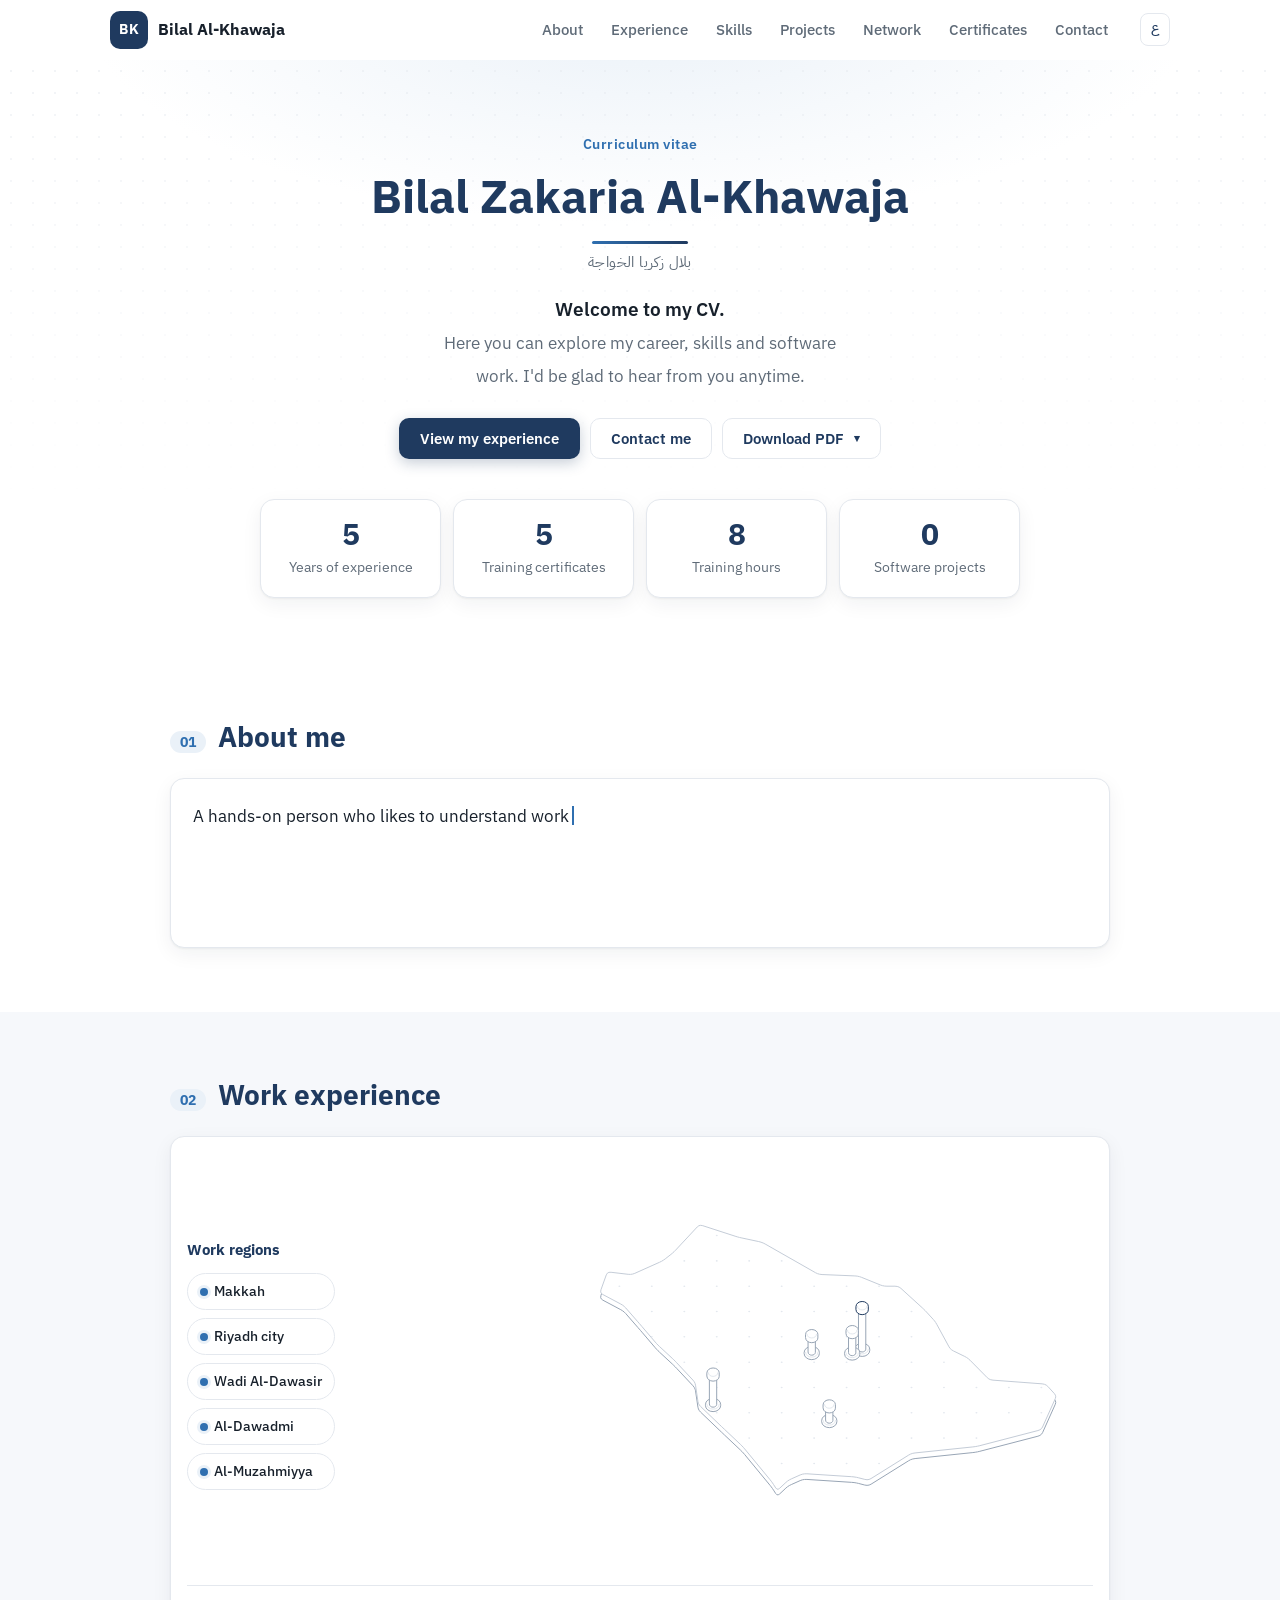
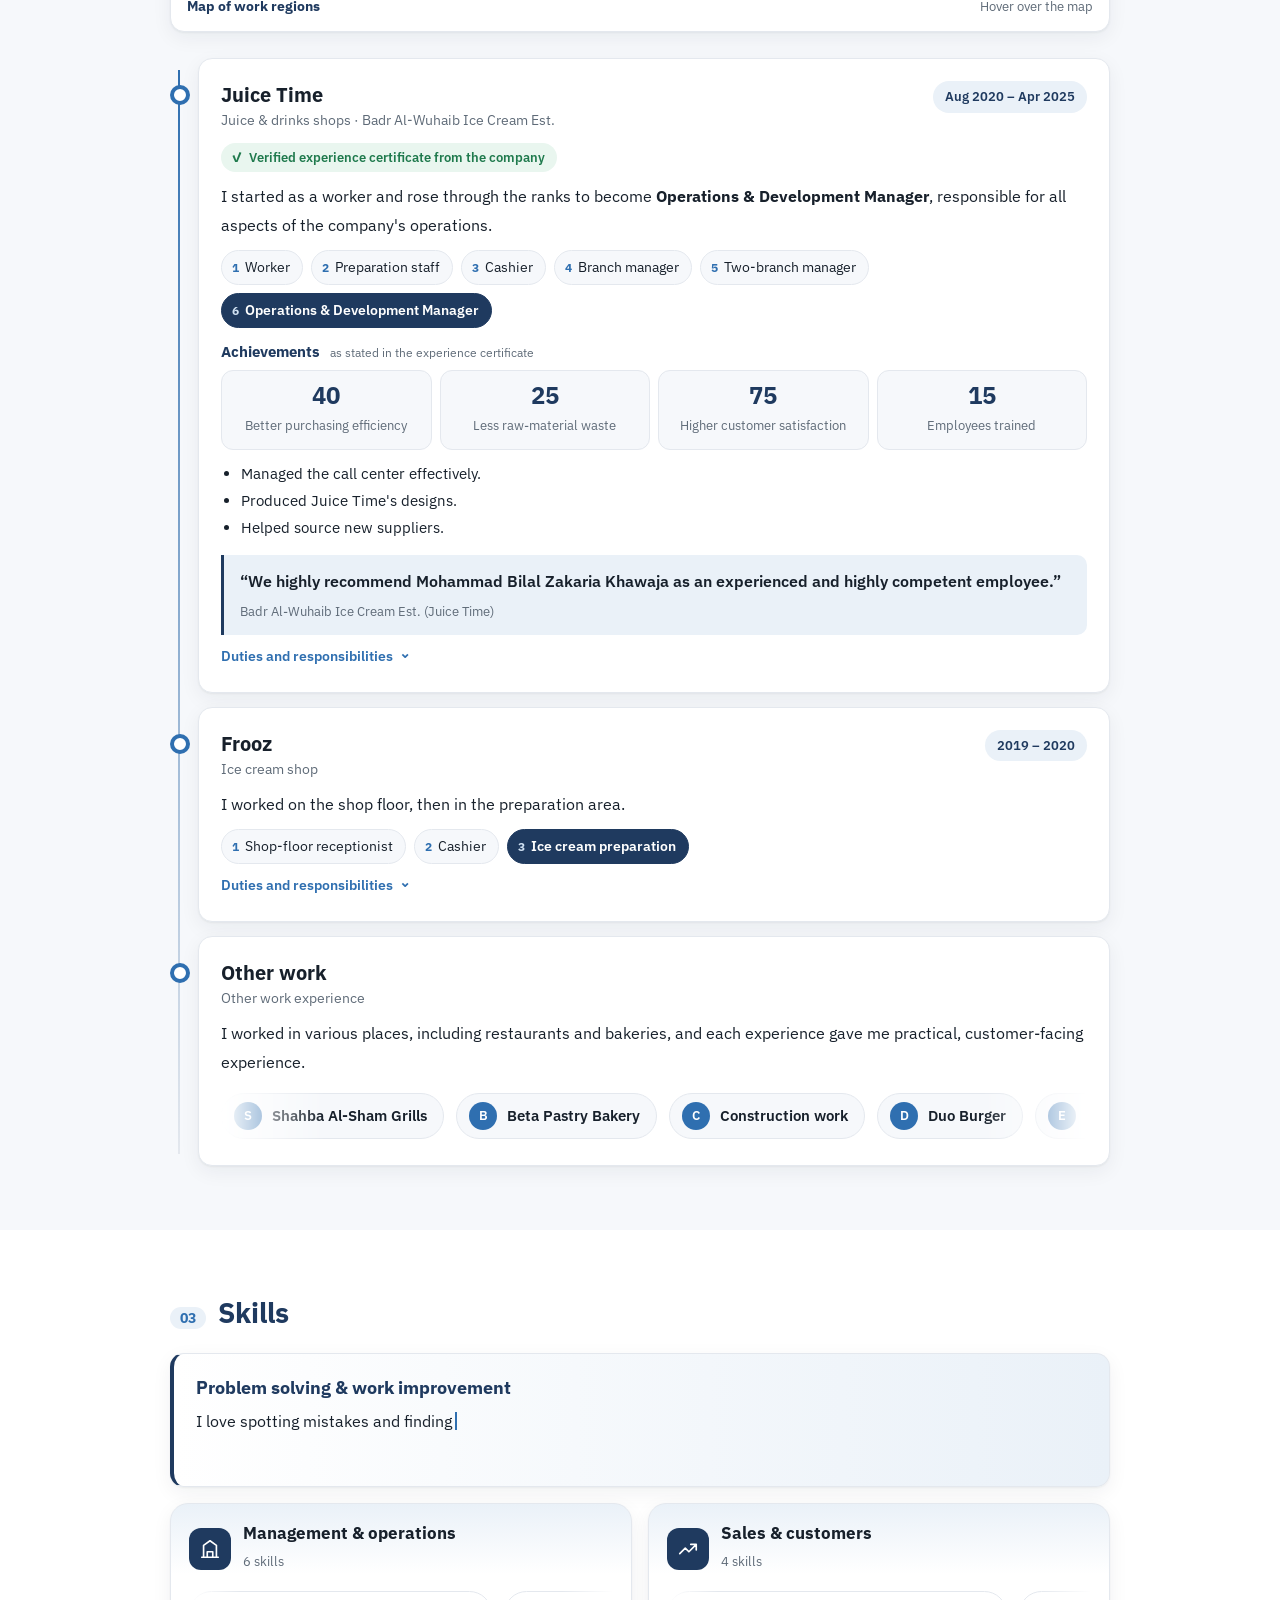
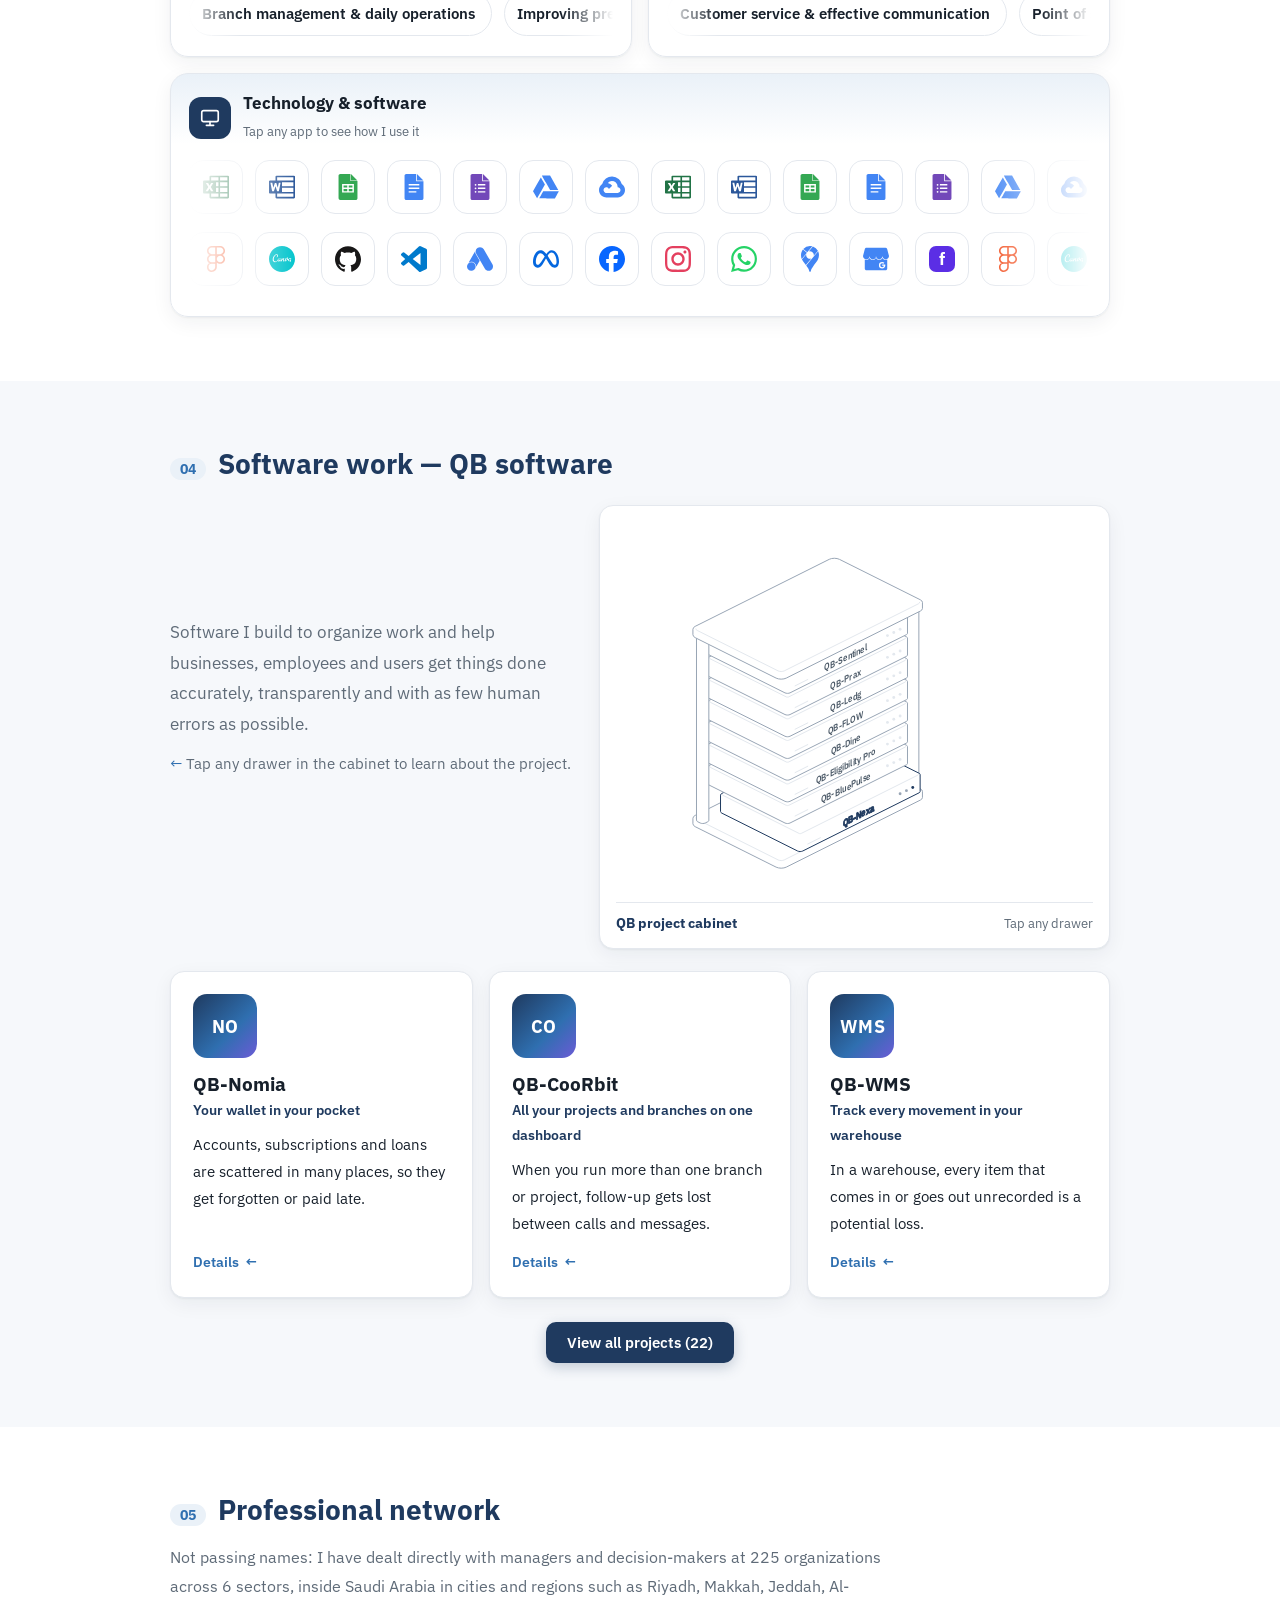
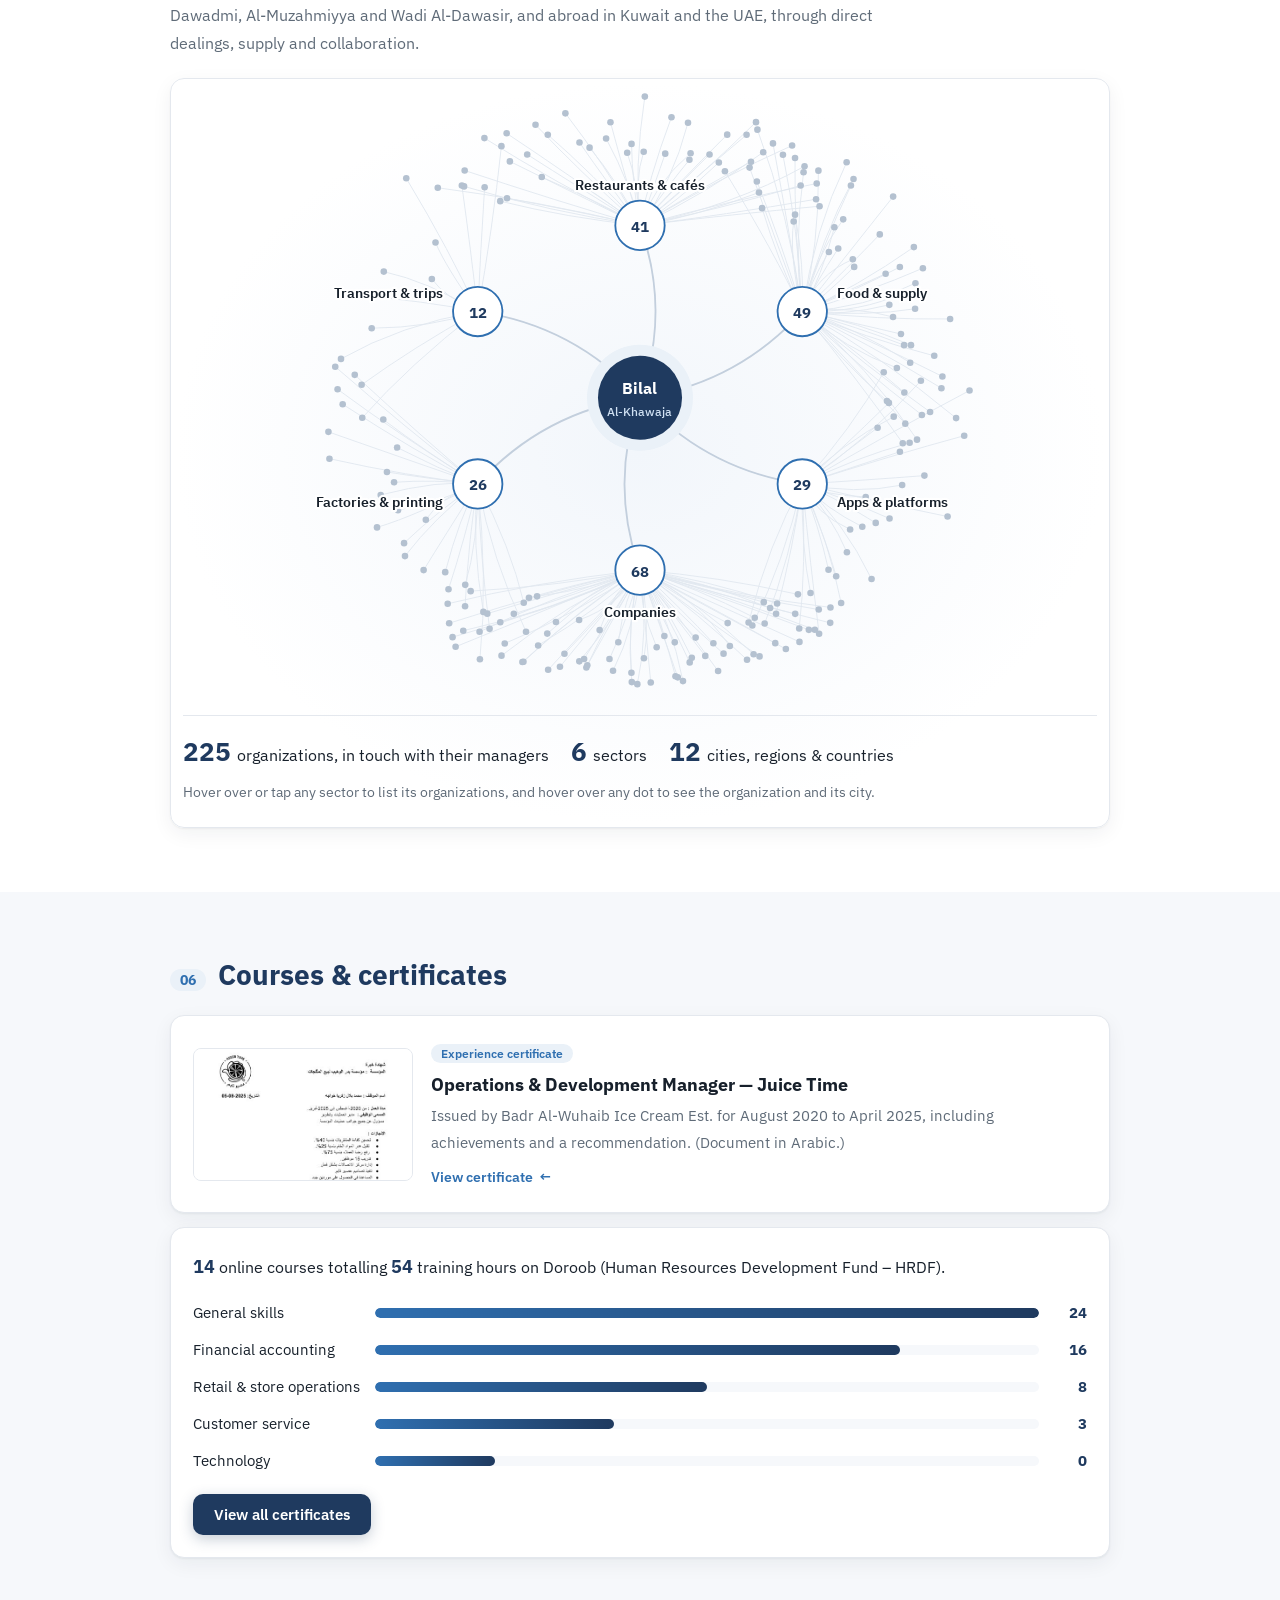
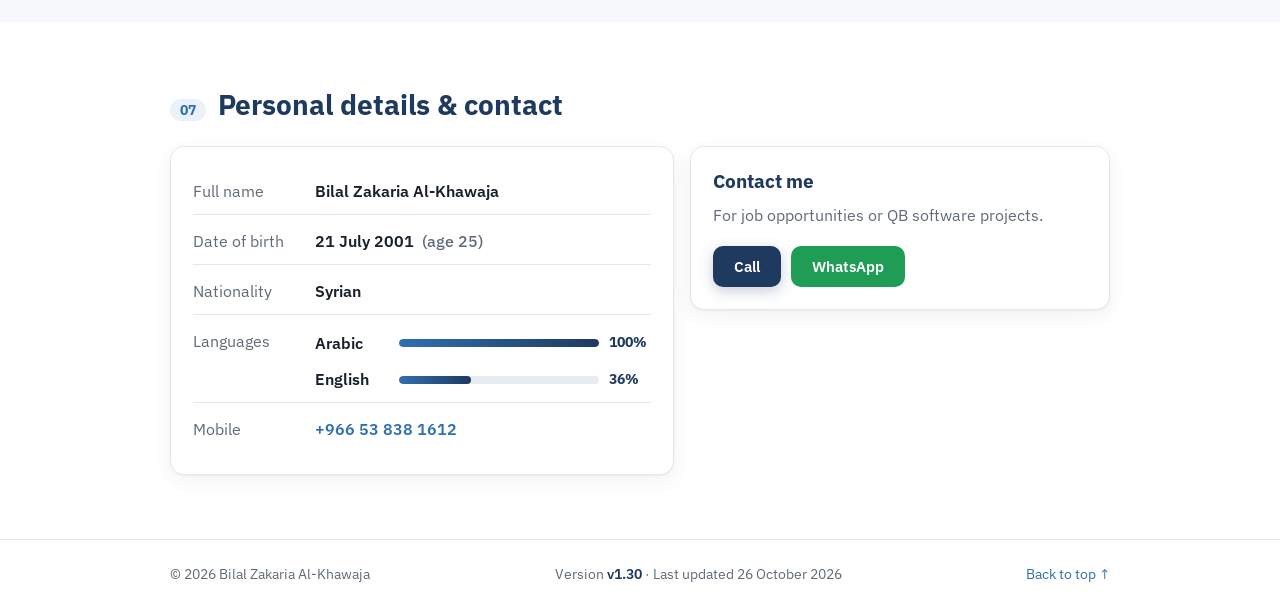
<file: en/index.html>
<!doctype html>
<html lang="en" dir="ltr">
<head>
  <script type="module" data-qb-omnis src="https://0-bilal.github.io/QB-OMNIS/lock.js?site=bilal.CV"></script>
  <meta charset="utf-8">
  <meta name="viewport" content="width=device-width, initial-scale=1">
  <title>Bilal Al-Khawaja | CV</title>
  <meta name="description" content="CV of Bilal Zakaria Al-Khawaja: work experience, skills, software projects (QB software) and training courses.">
  <link rel="icon" href="data:image/svg+xml,%3Csvg xmlns='http://www.w3.org/2000/svg' viewBox='0 0 64 64'%3E%3Crect width='64' height='64' rx='14' fill='%231f3a5f'/%3E%3Ctext x='32' y='43' font-family='Tahoma,Arial,sans-serif' font-size='30' font-weight='700' fill='%23fff' text-anchor='middle'%3E%D8%A8%3C/text%3E%3C/svg%3E">
  <link rel="alternate" hreflang="ar" href="../index.html">
  <link rel="preconnect" href="https://fonts.googleapis.com">
  <link rel="preconnect" href="https://fonts.gstatic.com" crossorigin>
  <link href="https://fonts.googleapis.com/css2?family=IBM+Plex+Sans+Arabic:wght@400;500;600;700&family=IBM+Plex+Sans:wght@400;500;600;700&display=swap" rel="stylesheet">
  <link rel="stylesheet" href="../style.css?v=26">
</head>
<body>
  <!-- Navigation -->
  <header class="topbar">
    <div class="topbar-inner">
      <a class="brand" href="#home"><span class="mark">BK</span><span class="brand-name">Bilal Al-Khawaja</span></a>
      <nav class="nav" id="nav" aria-label="Page sections">
        <a href="#about">About</a>
        <a href="#experience">Experience</a>
        <a href="#skills">Skills</a>
        <a href="#projects">Projects</a>
        <a href="#relations">Network</a>
        <a href="#certificates">Certificates</a>
        <a href="#contact">Contact</a>
      </nav>
      <div class="actions">
        <a class="lang-btn" href="../index.html" hreflang="ar" lang="ar" aria-label="العربية" data-lang-switch>ع</a>
        <button type="button" class="menu-btn" id="menu-btn" aria-label="Menu" aria-expanded="false" aria-controls="nav"><span></span><span></span><span></span></button>
      </div>
    </div>
  </header>

  <main>
    <!-- Hero -->
    <section class="hero" id="home">
      <div class="wrap hero-inner">
        <p class="eyebrow intro" style="--d: .1s">Curriculum vitae</p>
        <h1 class="intro hero-name" style="--d: .25s">Bilal Zakaria Al-Khawaja</h1>
        <p class="name-en intro" dir="rtl" lang="ar" style="--d: .9s">بلال زكريا الخواجة</p>
        <p class="hero-welcome">
          <b class="intro" style="--d: 1.15s">Welcome to my CV.</b>
          <span class="intro" style="--d: 1.4s">Here you can explore my career, skills and software work. I'd be glad to hear from you anytime.</span>
        </p>
        <div class="hero-cta intro" style="--d: 1.65s">
          <a class="btn btn-primary" href="#experience">View my experience</a>
          <a class="btn btn-ghost" href="#contact">Contact me</a>
          <!-- "Download PDF": opens two choices, the designed CV or the ATS version -->
          <div class="cv-menu">
            <button type="button" class="btn btn-ghost" aria-expanded="false" aria-controls="cv-options" data-cv-toggle>Download PDF <span class="caret" aria-hidden="true">▾</span></button>
            <div class="cv-options" id="cv-options" hidden>
              <a href="../cv/Bilal-Zakaria-AlKhawaja-CV-EN.pdf?v=1.30" download data-cv><b>Designed CV</b><small>Professional one-page design with a QR code to the site</small></a>
              <a href="../cv/Bilal-Zakaria-AlKhawaja-ATS-CV-EN.pdf?v=1.30" download data-cv><b>ATS version</b><small>Plain single-column text that applicant tracking systems can read</small></a>
            </div>
          </div>
        </div>
        <div class="stats">
          <div class="stat intro-pop" style="--d: 1.85s"><b data-count="years" data-delay="1900">0</b><span>Years of experience</span></div>
          <div class="stat intro-pop" style="--d: 1.97s"><b data-count="16" data-delay="2000">0</b><span>Training certificates</span></div>
          <div class="stat intro-pop" style="--d: 2.09s"><b data-count="79" data-delay="2100">0</b><span>Training hours</span></div>
          <div class="stat intro-pop" style="--d: 2.21s"><b data-count="20" data-suffix="+" data-delay="2200">0</b><span>Software projects</span></div>
        </div>
      </div>
    </section>

    <!-- About -->
    <section class="block" id="about">
      <div class="wrap">
        <div class="head reveal"><span class="num">01</span><h2>About me</h2></div>
        <div class="card reveal">
          <p class="lead" data-type>
            A hands-on person who likes to understand work from the inside: I do it myself, notice where it gets stuck, then look for a better way to get it done.
            I believe organization is the foundation of any successful business, and that every problem holds an opportunity to improve.
          </p>
          <div class="more" id="about-more">
            <p>
              I started working at a young age in 2015 and moved between restaurants, shops and other fields, learning something new from each experience:
              from customer service and food preparation to team leadership, purchasing and training. I turn many of the solutions I reach into
              software under the name <b>QB software</b>, saving time, reducing errors and making work easier for the people who use it.
            </p>
            <p>
              I keep learning, and I enjoy turning chaos into order.
            </p>
          </div>
          <button type="button" class="link-btn after-type" data-toggle="about-more" data-type-more>Read more</button>
        </div>
      </div>
    </section>

    <!-- Experience -->
    <section class="block alt" id="experience">
      <div class="wrap">
        <div class="head reveal"><span class="num">02</span><h2>Work experience</h2></div>
        <figure class="hl-card regions-card reveal">
          <div class="regions">
            <span class="regions-label">Work regions</span>
            <ul>
              <li>Makkah</li>
              <li>Riyadh city</li>
              <li>Wadi Al-Dawasir</li>
              <li>Al-Dawadmi</li>
              <li>Al-Muzahmiyya</li>
            </ul>
          </div>
          <div class="hl-stage" data-figure="saudi" aria-label="Interactive drawing: a map of Saudi Arabia with the five work regions"></div>
          <figcaption>
            <b>Map of work regions</b>
            <span class="hl-read" aria-live="polite">Hover over the map</span>
          </figcaption>
        </figure>

        <div class="timeline">
          <article class="job card reveal">
            <div class="job-head">
              <div>
                <h3>Juice Time</h3>
                <p class="sub">Juice &amp; drinks shops · Badr Al-Wuhaib Ice Cream Est.</p>
              </div>
              <span class="pill">Aug 2020 – Apr 2025</span>
            </div>
            <a class="verified" href="../certificates/experience-juice-time.pdf" target="_blank" rel="noopener">Verified experience certificate from the company</a>
            <p>I started as a worker and rose through the ranks to become <b>Operations &amp; Development Manager</b>, responsible for all aspects of the company's operations.</p>
            <ol class="steps">
              <li>Worker</li><li>Preparation staff</li><li>Cashier</li><li>Branch manager</li>
              <li>Two-branch manager</li><li>Operations &amp; Development Manager</li>
            </ol>
            <div class="achievements">
              <h4>Achievements <small>as stated in the experience certificate</small></h4>
              <div class="ach-grid">
                <div class="ach"><b data-count="40" data-suffix="%">0</b><span>Better purchasing efficiency</span></div>
                <div class="ach"><b data-count="25" data-suffix="%">0</b><span>Less raw-material waste</span></div>
                <div class="ach"><b data-count="75" data-suffix="%">0</b><span>Higher customer satisfaction</span></div>
                <div class="ach"><b data-count="15">0</b><span>Employees trained</span></div>
              </div>
              <ul>
                <li>Managed the call center effectively.</li>
                <li>Produced Juice Time's designs.</li>
                <li>Helped source new suppliers.</li>
              </ul>
            </div>
            <blockquote class="recommend">
              <p>“We highly recommend Mohammad Bilal Zakaria Khawaja as an experienced and highly competent employee.”</p>
              <cite>Badr Al-Wuhaib Ice Cream Est. (Juice Time)</cite>
            </blockquote>
            <div class="more" id="job1-more">
              <h4>Duties and responsibilities</h4>
              <ul>
                <li><b>Branch manager:</b> ran the branch's daily operations, its purchasing and staff training.</li>
                <li><b>Two-branch manager:</b> ran operations, purchasing and staff training in both branches.</li>
                <li><b>Accounting:</b> contributed to the work of the company's accounting department.</li>
                <li><b>Operations &amp; Development Manager:</b> my last position, responsible for all aspects of the company's operations, overseeing every department I had worked in before: operations, purchasing and training.</li>
                <li><b>Process development:</b> improved preparation methods and branch operations to speed up service and increase capacity.</li>
              </ul>
            </div>
            <button type="button" class="link-btn" data-toggle="job1-more">Duties and responsibilities</button>
          </article>

          <article class="job card reveal">
            <div class="job-head">
              <div>
                <h3>Frooz</h3>
                <p class="sub">Ice cream shop</p>
              </div>
              <span class="pill">2019 – 2020</span>
            </div>
            <p>I worked on the shop floor, then in the preparation area.</p>
            <ol class="steps">
              <li>Shop-floor receptionist</li><li>Cashier</li><li>Ice cream preparation</li>
            </ol>
            <div class="more" id="job2-more">
              <h4>Duties and responsibilities</h4>
              <ul>
                <li>Welcomed and served customers on the shop floor.</li>
                <li>Handled sales and payments at the point of sale.</li>
                <li>Prepared ice cream products to the shop's standards.</li>
              </ul>
            </div>
            <button type="button" class="link-btn" data-toggle="job2-more">Duties and responsibilities</button>
          </article>

          <article class="job card reveal">
            <div class="job-head">
              <div>
                <h3>Other work</h3>
                <p class="sub">Other work experience</p>
              </div>
            </div>
            <p>I worked in various places, including restaurants and bakeries, and each experience gave me practical, customer-facing experience.</p>
            <!-- Workplaces: add a new one by copying an <li> line -->
            <div class="marquee" aria-label="Workplaces">
              <ul class="marquee-track">
                <li><span class="dot" aria-hidden="true">S</span>Shahba Al-Sham Grills</li>
                <li><span class="dot" aria-hidden="true">B</span>Beta Pastry Bakery</li>
                <li><span class="dot" aria-hidden="true">C</span>Construction work</li>
                <li><span class="dot" aria-hidden="true">D</span>Duo Burger</li>
                <li><span class="dot" aria-hidden="true">E</span>Emdad Auto</li>
                <li><span class="dot" aria-hidden="true">M</span>Al-Mukramoon Domestic Pilgrims Services</li>
              </ul>
            </div>
          </article>
        </div>
      </div>
    </section>

    <!-- Skills -->
    <section class="block" id="skills">
      <div class="wrap">
        <div class="head reveal"><span class="num">03</span><h2>Skills</h2></div>

        <div class="card feature reveal">
          <h3>Problem solving &amp; work improvement</h3>
          <p data-type>I love spotting mistakes and finding solutions for them; it's what I do best. I work hands-on, find where things break down, then come up with a better way to do them, whether the problem is in software or on the ground.</p>
        </div>

        <div class="skill-cards">
          <article class="sk-card reveal">
            <header class="sk-head"><span class="sk-ic" aria-hidden="true"><svg viewBox="0 0 24 24"><path d="M3 21h18M5 21V8l7-5 7 5v13M9 21v-6h6v6"/></svg></span><div><h3 class="sk-title">Management &amp; operations</h3><small>6 skills</small></div></header>
            <div class="marquee skills"><ul class="marquee-track"><li>Branch management &amp; daily operations</li><li>Improving preparation and store &amp; restaurant processes</li><li>Increasing capacity</li><li>Purchasing &amp; cost control</li><li>Staff training &amp; development</li><li>Team leadership</li></ul></div>
          </article>
          <article class="sk-card reveal">
            <header class="sk-head"><span class="sk-ic" aria-hidden="true"><svg viewBox="0 0 24 24"><path d="M3 17l6-6 4 4 8-8M15 7h6v6"/></svg></span><div><h3 class="sk-title">Sales &amp; customers</h3><small>4 skills</small></div></header>
            <div class="marquee skills rev"><ul class="marquee-track"><li>Customer service &amp; effective communication</li><li>Point of sale &amp; payments</li><li>Sales &amp; marketing</li><li>Financial accounting basics</li></ul></div>
          </article>
          <article class="sk-card wide reveal tech-panel" id="sk-tech">
            <header class="sk-head"><span class="sk-ic" aria-hidden="true"><svg viewBox="0 0 24 24"><rect x="3" y="4" width="18" height="12" rx="2"/><path d="M8 20h8M12 16v4"/></svg></span><div><h3 class="sk-title">Technology &amp; software</h3><small>Tap any app to see how I use it</small></div></header>
            <div class="marquee apps">
              <ul class="marquee-track"><li class="app" tabindex="0" role="button" data-name="Microsoft Excel" data-use="Spreadsheets, reports &amp; data analysis · proficient" aria-label="Microsoft Excel: Spreadsheets, reports &amp; data analysis · proficient"><img src="../icons/microsoftexcel.svg" alt="" width="26" height="26" loading="lazy"></li><li class="app" tabindex="0" role="button" data-name="Microsoft Word" data-use="Writing documents &amp; reports" aria-label="Microsoft Word: Writing documents &amp; reports"><img src="../icons/microsoftword.svg" alt="" width="26" height="26" loading="lazy"></li><li class="app" tabindex="0" role="button" data-name="Google Sheets" data-use="Shared spreadsheets &amp; team reports" aria-label="Google Sheets: Shared spreadsheets &amp; team reports"><img src="../icons/googlesheets.svg" alt="" width="26" height="26" loading="lazy"></li><li class="app" tabindex="0" role="button" data-name="Google Docs" data-use="Shared documents" aria-label="Google Docs: Shared documents"><img src="../icons/googledocs.svg" alt="" width="26" height="26" loading="lazy"></li><li class="app" tabindex="0" role="button" data-name="Google Forms" data-use="Forms &amp; surveys" aria-label="Google Forms: Forms &amp; surveys"><img src="../icons/googleforms.svg" alt="" width="26" height="26" loading="lazy"></li><li class="app" tabindex="0" role="button" data-name="Google Drive" data-use="Storing &amp; sharing files" aria-label="Google Drive: Storing &amp; sharing files"><img src="../icons/googledrive.svg" alt="" width="26" height="26" loading="lazy"></li><li class="app" tabindex="0" role="button" data-name="Google Cloud" data-use="Google cloud services" aria-label="Google Cloud: Google cloud services"><img src="../icons/googlecloud.svg" alt="" width="26" height="26" loading="lazy"></li></ul>
            </div>
            <div class="marquee apps rev">
              <ul class="marquee-track"><li class="app" tabindex="0" role="button" data-name="Figma" data-use="Interface design" aria-label="Figma: Interface design"><img src="../icons/figma.svg" alt="" width="26" height="26" loading="lazy"></li><li class="app" tabindex="0" role="button" data-name="Canva" data-use="Designing posts &amp; print materials" aria-label="Canva: Designing posts &amp; print materials"><img src="../icons/canva.svg" alt="" width="26" height="26" loading="lazy"></li><li class="app" tabindex="0" role="button" data-name="GitHub" data-use="Managing QB software projects" aria-label="GitHub: Managing QB software projects"><img src="../icons/github.svg" alt="" width="26" height="26" loading="lazy"></li><li class="app" tabindex="0" role="button" data-name="VS Code" data-use="Writing code &amp; building systems" aria-label="VS Code: Writing code &amp; building systems"><img src="../icons/visualstudiocode.svg" alt="" width="26" height="26" loading="lazy"></li><li class="app" tabindex="0" role="button" data-name="Google Ads" data-use="Advertising campaigns" aria-label="Google Ads: Advertising campaigns"><img src="../icons/googleads.svg" alt="" width="26" height="26" loading="lazy"></li><li class="app" tabindex="0" role="button" data-name="Meta Business Suite" data-use="Managing businesses &amp; ad campaigns (Ads Manager)" aria-label="Meta Business Suite: Managing businesses &amp; ad campaigns (Ads Manager)"><img src="../icons/meta.svg" alt="" width="26" height="26" loading="lazy"></li><li class="app" tabindex="0" role="button" data-name="Facebook" data-use="Managing business pages &amp; ads" aria-label="Facebook: Managing business pages &amp; ads"><img src="../icons/facebook.svg" alt="" width="26" height="26" loading="lazy"></li><li class="app" tabindex="0" role="button" data-name="Instagram" data-use="Business accounts, content &amp; ads" aria-label="Instagram: Business accounts, content &amp; ads"><img src="../icons/instagram.svg" alt="" width="26" height="26" loading="lazy"></li><li class="app" tabindex="0" role="button" data-name="WhatsApp Business" data-use="Customer messaging, catalog &amp; automated replies" aria-label="WhatsApp Business: Customer messaging, catalog &amp; automated replies"><img src="../icons/whatsapp.svg" alt="" width="26" height="26" loading="lazy"></li><li class="app" tabindex="0" role="button" data-name="Google Maps" data-use="Managing business listings · highly proficient" aria-label="Google Maps: Managing business listings · highly proficient"><img src="../icons/googlemaps.svg" alt="" width="26" height="26" loading="lazy"></li><li class="app" tabindex="0" role="button" data-name="Google Business Profile" data-use="Managing business profiles" aria-label="Google Business Profile: Managing business profiles"><img src="../icons/googlemybusiness.svg" alt="" width="26" height="26" loading="lazy"></li><li class="app" tabindex="0" role="button" data-name="Foodics" data-use="Restaurant point-of-sale management" aria-label="Foodics: Restaurant point-of-sale management"><span class="txt-icon" aria-hidden="true">f</span></li></ul>
            </div>
            <div class="app-tip" role="tooltip" hidden></div>
          </article>
        </div>
      </div>
    </section>

    <!-- Projects -->
    <section class="block alt" id="projects">
      <div class="wrap">
        <div class="head reveal"><span class="num">04</span><h2>Software work — QB software</h2></div>
        <div class="proj-top">
          <div class="qb-panel reveal" aria-live="polite">
            <div class="qb-info is-default">
              <p class="section-intro">Software I build to organize work and help businesses, employees and users get things done accurately, transparently and with as few human errors as possible.</p>
              <p class="qb-tip">Tap any drawer in the cabinet to learn about the project.</p>
            </div>
            <div class="qb-info" data-name="QB-Sentinel" hidden>
              <h3>QB-Sentinel</h3>
              <p class="qb-head">Goodbye to daily operations paperwork</p>
              <p>In juice shops, paper piles up every day: attendance sheets, inspection and cleaning logs, end-of-day reports. Information gets lost and follow-up is delayed. <bdi class="pn">QB-Sentinel</bdi> was born from real work at Juice Time to bring all of that into one mobile app, so the manager knows what is happening in the branch as it happens, never misses a residency or contract renewal, and quality standards stay documented every shift.</p>
              <p class="tags"><span>PWA</span><span>Open source</span></p><a class="link-btn arrow" href="https://github.com/0-bilal/QB-Sentinel/" target="_blank" rel="noopener">View the project on GitHub</a>
            </div>
            <div class="qb-info" data-name="QB-Prax" hidden>
              <h3>QB-Prax</h3>
              <p class="qb-head">Kitchen orders on screen, no pagers</p>
              <p>Printed tickets and pagers slow the kitchen down at peak times and mix up the order of orders. <bdi class="pn">QB-Prax</bdi> turns a restaurant running Foodics into a digital kitchen without changing the POS: it captures each receipt the moment it prints and shows the order on the kitchen screen automatically, so the team knows what to prepare first, with fewer mistakes and shorter waits for customers.</p>
              <p class="tags"><span>Python</span><span>SQLite</span><span>OCR</span></p>
            </div>
            <div class="qb-info" data-name="QB-Ledg" hidden>
              <h3>QB-Ledg</h3>
              <p class="qb-head">Every riyal of a cash advance on record</p>
              <p>Cash advances are one of the biggest causes of lost money and disputes at settlement. I lived this problem myself in purchasing, so I built <bdi class="pn">QB-Ledg</bdi> to solve it. It records every advance and what was spent from it, and produces print-ready reports, making settlement easy and clear for both sides.</p>
            </div>
            <div class="qb-info" data-name="QB-FLOW" hidden>
              <h3>QB-FLOW</h3>
              <p class="qb-head">Your restaurant or company on one platform</p>
              <p>Restaurant and company work is spread across many programs that don't talk to each other, so data gets lost between them and the team wastes time switching. <bdi class="pn">QB-FLOW</bdi> brings management, the call center, customers, the menu and reception into one platform, giving management the full picture and helping the team serve customers faster.</p>
              <p class="tags"><span>PHP</span><span>SQL</span><span>Docker</span><span>Nginx</span></p>
            </div>
            <div class="qb-info" data-name="QB-Dine" hidden>
              <h3>QB-Dine</h3>
              <p class="qb-head">Beyond a menu, beyond the ordinary</p>
              <p>A modern digital platform for restaurants that changes how products are presented, how customers are served and how daily work is organized. From an interactive digital menu to the cashier screen and admin dashboard, <bdi class="pn">QB-Dine</bdi> brings a restaurant's essential tools into one connected experience. Because a menu should do more than list products: <bdi class="pn">QB-Dine</bdi> gives guests an engaging digital experience and simplifies the team's daily work with modern, accessible web technology. One platform, a better experience, smarter operations.</p>
              <p class="tags"><span>PWA</span><span>QR</span></p>
            </div>
            <div class="qb-info" data-name="QB-Eligibility Pro" hidden>
              <h3>QB-Eligibility Pro</h3>
              <p class="qb-head">Know which bank will approve your client before you apply</p>
              <p>Every bank has its own criteria, and submitting a client to a bank that won't approve them wastes days and weakens the client's trust. <bdi class="pn">QB-Eligibility Pro</bdi> compares the client's data with each bank's criteria and shows the result instantly, so you send the client to the right bank the first time.</p>
              <p class="tags"><span>LocalStorage</span></p>
            </div>
            <div class="qb-info" data-name="QB-BluePulse" hidden>
              <h3>QB-BluePulse</h3>
              <p class="qb-head">An always-clean pool, no forgotten tasks</p>
              <p>Pool maintenance depends on consistency, and a forgotten task or a wrong chemical dose means unsafe water. <bdi class="pn">QB-BluePulse</bdi> sets a clear monthly maintenance schedule, tracks what has been done and calculates chemical quantities precisely, all from your phone.</p>
            </div>
            <div class="qb-info" data-name="QB-Nexa" hidden>
              <h3>QB-Nexa</h3>
              <p class="qb-head">Know a deal's profit before you offer it</p>
              <p>Working out a car-finance deal by hand takes many numbers: the bank price, VAT, plates, cashback and support, and one small mistake can cost the profit or the customer. <bdi class="pn">QB-Nexa</bdi> calculates it all in seconds, shows the net profit clearly and prepares the offer message ready to send, so the salesperson closes deals faster and with confidence. It has been used in a real car showroom.</p>
            </div>
          </div>
          <figure class="hl-card rack-card reveal">
            <div class="hl-stage" data-figure="rack" aria-label="Interactive drawing: a cabinet of eight drawers, each labelled with a QB project"></div>
            <figcaption>
              <b>QB project cabinet</b>
              <span class="hl-read" aria-live="polite">Tap any drawer</span>
            </figcaption>
          </figure>
        </div>

        <div class="projects">
          <article class="project card reveal">
            <span class="mono" aria-hidden="true">NO</span>
            <h3>QB-Nomia</h3>
            <p class="sub">Your wallet in your pocket</p>
            <p>Accounts, subscriptions and loans are scattered in many places, so they get forgotten or paid late.</p>
            <button type="button" class="link-btn" data-modal="m-nomia">Details</button>
            <template id="m-nomia">
              <p>Accounts, subscriptions and loans are scattered in many places, so they get forgotten or paid late. <bdi class="pn">QB-Nomia</bdi> gathers them into one elegant mobile app, with a calm black, gray and white design and quick swipe gestures, so you know your financial position in a moment.</p>
              <h4>Features</h4>
              <ul><li>Manage accounts, expenses, subscriptions and loans.</li><li>“Nomia Mono” identity and swipe gestures.</li><li>Works as a PWA and an Android app.</li></ul>
              <p class="tags"><span>React</span><span>TypeScript</span><span>Vite</span><span>Capacitor</span></p>
            </template>
          </article>

          <article class="project card reveal">
            <span class="mono" aria-hidden="true">CO</span>
            <h3>QB-CooRbit</h3>
            <p class="sub">All your projects and branches on one dashboard</p>
            <p>When you run more than one branch or project, follow-up gets lost between calls and messages.</p>
            <button type="button" class="link-btn" data-modal="m-coorbit">Details</button>
            <template id="m-coorbit">
              <p>When you run more than one branch or project, follow-up gets lost between calls and messages. <bdi class="pn">QB-CooRbit</bdi> gives an overview of projects, recent activity and team members, so you know what is happening everywhere without having to ask.</p>
              <h4>Features</h4>
              <ul><li>Sign-in.</li><li>Dashboard: project overview, recent activity and team members.</li><li>Pages for branches and projects.</li></ul>
            </template>
          </article>

          <article class="project card reveal">
            <span class="mono" aria-hidden="true">WMS</span>
            <h3>QB-WMS</h3>
            <p class="sub">Track every movement in your warehouse</p>
            <p>In a warehouse, every item that comes in or goes out unrecorded is a potential loss.</p>
            <button type="button" class="link-btn" data-modal="m-wms">Details</button>
            <template id="m-wms">
              <p>In a warehouse, every item that comes in or goes out unrecorded is a potential loss. <bdi class="pn">QB-WMS</bdi> records each item's movement, destination and date and shows them on one dashboard, so you know where everything went and when.</p>
              <h4>Features</h4>
              <ul><li>Dashboard of item movements.</li><li>Item name, movement type, destination and date.</li></ul>
              <p class="tags"><span>Laravel</span><span>Vue</span></p>
            </template>
          </article>
        </div>

        <div class="more-projects reveal">
          <a class="btn btn-primary" href="projects.html">View all projects (22)</a>
        </div>
      </div>
    </section>

    <!-- Network -->
    <section class="block" id="relations">
      <div class="wrap">
        <div class="head reveal"><span class="num">05</span><h2>Professional network</h2></div>
        <p class="section-intro reveal">Not passing names: I have dealt directly with managers and decision-makers at 225 organizations across 6 sectors, inside Saudi Arabia in cities and regions such as Riyadh, Makkah, Jeddah, Al-Dawadmi, Al-Muzahmiyya and Wadi Al-Dawasir, and abroad in Kuwait and the UAE, through direct dealings, supply and collaboration.</p>
        <div class="card net reveal" id="network">
          <div class="net-svg"></div>
          <div class="net-tip" hidden></div>
          <div class="net-panel" aria-live="polite">
            <p class="net-stats"><span><b>225</b>organizations, in touch with their managers</span><span><b>6</b>sectors</span><span><b>12</b>cities, regions &amp; countries</span></p>
            <p class="net-hint">Hover over or tap any sector to list its organizations, and hover over any dot to see the organization and its city.</p>
          </div>
        </div>
      </div>
    </section>
    <script type="application/json" id="network-data">[{"label": "Restaurants & cafés", "names": [{"n": "Juice Time", "c": ["Riyadh", "Kuwait", "Al-Qassim", "Jazan"]}, {"n": "Maqlouba Al-Hara", "c": ["Al-Dawadmi"]}, {"n": "Dunkin'", "c": ["Al-Dawadmi"]}, {"n": "Domino's Pizza", "c": ["Wadi Al-Dawasir"]}, {"n": "Burgerita", "c": []}, {"n": "Shawarmer", "c": ["Al-Dawadmi"]}, {"n": "Shawarma Al-Shami", "c": ["Makkah"]}, {"n": "Khawa Shawarma & Iskender", "c": []}, {"n": "Watani Restaurant (Durar Watani Co. Ltd.)", "c": ["Al-Dawadmi"]}, {"n": "Chicken Fresh", "c": ["Al-Dawadmi"]}, {"n": "Atyaf Al-Chef", "c": ["Al-Dawadmi"]}, {"n": "Marengo", "c": ["Al-Dawadmi"]}, {"n": "Mazaj Street", "c": ["Makkah"]}, {"n": "Coffee Incube", "c": ["Makkah"]}, {"n": "Athoob Coffee", "c": []}, {"n": "tro coffee", "c": []}, {"n": "6AM", "c": ["Al-Dawadmi"]}, {"n": "Toaster", "c": ["Al-Dawadmi"]}, {"n": "Istanbul", "c": ["Al-Dawadmi"]}, {"n": "Rukn Al-Tathawuq", "c": []}, {"n": "Enabat", "c": ["Al-Muzahmiyya"]}, {"n": "Enaba", "c": ["Al-Dawadmi"]}, {"n": "Chocola La Brioche", "c": ["Al-Muzahmiyya"]}, {"n": "Chocoland", "c": []}, {"n": "Love Sweet", "c": ["Al-Muzahmiyya"]}, {"n": "Loz w Hala", "c": ["Al-Dawadmi"]}, {"n": "Basbousa Wow", "c": []}, {"n": "Al-Wadi Sweets", "c": ["Wadi Al-Dawasir"]}, {"n": "Robina Sweets", "c": []}, {"n": "Sas Al-Khair Sweets", "c": []}, {"n": "Amsiyat Al-Halawiyat", "c": []}, {"n": "Wala Sweet", "c": []}, {"n": "THE DONUTS", "c": ["Makkah"]}, {"n": "Crumbz", "c": ["Wadi Al-Dawasir"]}, {"n": "Bread Basket (Sallat Al-Khubz)", "c": ["Al-Dawadmi"]}, {"n": "Mivi Bread", "c": ["Makkah"]}, {"n": "Diwaniyat Al-Rayyan", "c": ["Al-Dawadmi"]}, {"n": "Al-Rashaqa Al-Saeeda", "c": ["Al-Dawadmi"]}, {"n": "Americana", "c": ["Al-Dawadmi"]}, {"n": "LET'S EAT", "c": []}, {"n": "NEURON", "c": []}]}, {"label": "Food & supply", "names": [{"n": "NADEC", "c": ["Al-Dawadmi", "Al-Muzahmiyya", "Wadi Al-Dawasir"]}, {"n": "Almarai", "c": ["Al-Dawadmi"]}, {"n": "Pepsi", "c": ["Makkah", "Al-Dawadmi", "Wadi Al-Dawasir"]}, {"n": "Coca-Cola", "c": []}, {"n": "Nestlé", "c": ["Riyadh", "Al-Dawadmi", "Al-Muzahmiyya"]}, {"n": "Oreo", "c": ["Riyadh", "Al-Dawadmi"]}, {"n": "Kinder", "c": ["Wadi Al-Dawasir"]}, {"n": "Cerelac", "c": []}, {"n": "KDD", "c": ["Riyadh", "Al-Dawadmi", "Al-Muzahmiyya", "Wadi Al-Dawasir"]}, {"n": "Al-Mukramoon", "c": ["Makkah"]}, {"n": "Al-Babtain Foodstuffs", "c": ["Makkah", "Jeddah"]}, {"n": "Al-Melhem (juices / foods / frozen)", "c": ["Makkah"]}, {"n": "Manga Farghali", "c": []}, {"n": "Cannoli Food Industries Co.", "c": ["Riyadh", "Jeddah"]}, {"n": "Sayara Al-Sharq Foods Co.", "c": ["Makkah"]}, {"n": "Pharma Food Co. (Kuwait)", "c": ["Kuwait"]}, {"n": "Ready Products Co.", "c": []}, {"n": "Ready Product", "c": ["Riyadh"]}, {"n": "Tamween Al-Sharq Freshly", "c": []}, {"n": "Bin Khamis Foodstuffs & Sweets", "c": []}, {"n": "Sanabel United Trading Co.", "c": ["Al-Dawadmi"]}, {"n": "Manafez Al-Tawreed Trading Co.", "c": []}, {"n": "Banana Trading Co.", "c": []}, {"n": "Arabian Fruit Co.", "c": []}, {"n": "Fruit Land", "c": []}, {"n": "Fruit City", "c": []}, {"n": "Mizan Fruits", "c": []}, {"n": "Fruit Paradise", "c": ["Al-Dawadmi"]}, {"n": "Thamaratkum Fruits & Vegetables", "c": []}, {"n": "Al-Nader Vegetables & Fruits", "c": ["Al-Dawadmi"]}, {"n": "Vegetable World", "c": ["Al-Muzahmiyya"]}, {"n": "Ammar Fruits", "c": ["Al-Muzahmiyya"]}, {"n": "Samaa Al-Arab", "c": []}, {"n": "Al-Sharbatly Vegetables", "c": ["Khamis Mushait"]}, {"n": "Al-Huda Est.", "c": []}, {"n": "Al-Jazzar Plus Meats", "c": ["Makkah"]}, {"n": "Al-Sabti Butchery", "c": ["Al-Muzahmiyya"]}, {"n": "Al-Nuwaie Cold Store (Rakan Foods)", "c": []}, {"n": "Kraft Gaimar", "c": []}, {"n": "FROZ", "c": ["Riyadh"]}, {"n": "CARPIGIANI", "c": []}, {"n": "GOLDEN ICE CO", "c": []}, {"n": "Al-Tasamuh Warehouse", "c": []}, {"n": "Al-Shiban Warehouse", "c": ["Wadi Al-Dawasir"]}, {"n": "Al-Awbathani Sweets Warehouse", "c": []}, {"n": "Al-Rajhi Warehouses", "c": []}, {"n": "Al-Sahabi Warehouses", "c": []}, {"n": "Warehouse Deals", "c": []}, {"n": "Jumla Club", "c": []}]}, {"label": "Apps & platforms", "names": [{"n": "Jahez", "c": ["Riyadh", "Al-Dawadmi", "Wadi Al-Dawasir"]}, {"n": "HungerStation", "c": ["Wadi Al-Dawasir"]}, {"n": "Mrsool", "c": ["Al-Dawadmi"]}, {"n": "ToYou", "c": ["Makkah", "Wadi Al-Dawasir"]}, {"n": "Shgardi", "c": ["Western Region"]}, {"n": "noon", "c": ["Al-Dawadmi", "Al-Muzahmiyya"]}, {"n": "Keeta", "c": []}, {"n": "Careem", "c": []}, {"n": "Ninja app", "c": []}, {"n": "Zajil", "c": ["Al-Dawadmi", "Wadi Al-Dawasir"]}, {"n": "Sabi", "c": []}, {"n": "Bonat", "c": []}, {"n": "Foodics", "c": []}, {"n": "Voodico", "c": []}, {"n": "Supy", "c": []}, {"n": "Otter", "c": []}, {"n": "Grubtech", "c": []}, {"n": "Servo", "c": []}, {"n": "Mahlati", "c": []}, {"n": "MakanE", "c": ["UAE"]}, {"n": "Mostaql", "c": []}, {"n": "Hello platform", "c": []}, {"n": "Xero", "c": []}, {"n": "MikroTik", "c": []}, {"n": "Msegat", "c": []}, {"n": "6lb Menu", "c": []}, {"n": "Top100", "c": []}, {"n": "Soft Fire", "c": []}, {"n": "Webs Utility Global LLP", "c": []}]}, {"label": "Companies", "names": [{"n": "Emdad Auto", "c": ["Riyadh"]}, {"n": "Al-Rashid Co.", "c": ["Riyadh"]}, {"n": "Al-Amer Co.", "c": []}, {"n": "Al-Jasser Co.", "c": []}, {"n": "Zeda Co.", "c": []}, {"n": "Rest Co.", "c": ["Wadi Al-Dawasir"]}, {"n": "Al-Ruha Co.", "c": ["Al-Dawadmi"]}, {"n": "Jana Co.", "c": []}, {"n": "Al-Hadin Co.", "c": []}, {"n": "Siraj Co.", "c": []}, {"n": "Maysan Co.", "c": ["Riyadh"]}, {"n": "Al-Manjam Co.", "c": []}, {"n": "Al-Awael Co.", "c": []}, {"n": "Arma Co.", "c": []}, {"n": "Arnon Co.", "c": []}, {"n": "Odoo", "c": []}, {"n": "Amrak Co.", "c": []}, {"n": "OJO Co.", "c": []}, {"n": "ENZO Co.", "c": []}, {"n": "SAJMEP Co.", "c": []}, {"n": "Goody Co.", "c": []}, {"n": "Shahn Co.", "c": ["Riyadh"]}, {"n": "Al-Muhannad Co.", "c": ["Riyadh"]}, {"n": "Moon Mark Co.", "c": []}, {"n": "Start Angel Co.", "c": []}, {"n": "Sahm Trading & Industry Co.", "c": []}, {"n": "Inox Restaurant Equipment Co.", "c": []}, {"n": "Best Blend Co.", "c": []}, {"n": "Taj Al-Manama Co.", "c": ["Riyadh"]}, {"n": "Ammar Al-Khair Curtains Co.", "c": ["Riyadh"]}, {"n": "Tazyeen Co.", "c": ["Riyadh"]}, {"n": "Lees Co.", "c": ["Al-Muzahmiyya"]}, {"n": "Joudi Co.", "c": ["Wadi Al-Dawasir"]}, {"n": "CDC Co.", "c": ["Riyadh", "Makkah"]}, {"n": "Lavad Marketing Co.", "c": []}, {"n": "Foam Real Estate", "c": ["Makkah", "Jeddah"]}, {"n": "Alreziza", "c": []}, {"n": "Aromatic Families", "c": []}, {"n": "Lulu'at Al-Fawz Trading", "c": []}, {"n": "Daniyat Trading Est.", "c": []}, {"n": "Sari Communications Est.", "c": []}, {"n": "Al-Hulool Est.", "c": ["Makkah"]}, {"n": "Al-Nahdi Ceramics Est.", "c": ["Al-Muzahmiyya"]}, {"n": "Talab Al-Gharat Maintenance Est.", "c": ["Riyadh"]}, {"n": "Najmat Al-Wadi Est.", "c": ["Wadi Al-Dawasir"]}, {"n": "Aqua Trading Office", "c": []}, {"n": "Qimmat Al-Riyada Office", "c": ["Al-Dawadmi"]}, {"n": "Real Estate Brokerage Solutions Office", "c": ["Wadi Al-Dawasir"]}, {"n": "Kawader Al-Jazeera Maintenance", "c": []}, {"n": "Khibra Bila Hudood", "c": ["Makkah"]}, {"n": "Digital Oasis", "c": []}, {"n": "Al-Ofuq Computers", "c": ["Al-Dawadmi"]}, {"n": "Imkan", "c": []}, {"n": "Lamsat Muhtarif", "c": []}, {"n": "Fahad Al-Muaithir Group", "c": []}, {"n": "Petrolina", "c": ["Al-Dawadmi"]}, {"n": "SAPSCO", "c": ["Wadi Al-Dawasir"]}, {"n": "Check Mate", "c": []}, {"n": "Half Million", "c": []}, {"n": "Promopack", "c": []}, {"n": "deep pack", "c": []}, {"n": "Al-Rayyan Center", "c": ["Al-Dawadmi"]}, {"n": "Al-Reem Center", "c": ["Makkah"]}, {"n": "Makan Mall", "c": []}, {"n": "The Avenue Complex", "c": ["Al-Dawadmi"]}, {"n": "Al-Jarish Mall", "c": ["Makkah"]}, {"n": "Cape Town Hotel", "c": ["Al-Dawadmi"]}, {"n": "Safe Arrival Delivery Services L.L.C.", "c": []}]}, {"label": "Factories & printing", "names": [{"n": "Fan Al-Taghleef Packaging Factory", "c": []}, {"n": "Golden Cup Factory", "c": []}, {"n": "Hotpack Factory", "c": []}, {"n": "Badr Factory", "c": []}, {"n": "Tavolo (silicone molds)", "c": ["Riyadh"]}, {"n": "Cup 9", "c": []}, {"n": "Al-Saleh Printing Press", "c": ["Al-Dawadmi"]}, {"n": "Bayraha Printing Press", "c": ["Riyadh"]}, {"n": "Al-Khattat Printing Press", "c": []}, {"n": "United Talents Printing Press", "c": []}, {"n": "Al-Mutamayyiz Printing Press", "c": []}, {"n": "Shuaa Al-Huda Printing Press", "c": ["Riyadh"]}, {"n": "Fan Al-Qalam Printing Press", "c": ["Wadi Al-Dawasir"]}, {"n": "Nabd Al-Sharq Printing Press", "c": ["Al-Muzahmiyya"]}, {"n": "True Colors Printing Press", "c": []}, {"n": "Creative Colors", "c": []}, {"n": "Green Icon Printing Press", "c": ["Riyadh"]}, {"n": "Paper Pyramid Prints", "c": []}, {"n": "Al-Shams Printing Co.", "c": []}, {"n": "Al-Lawha Al-Oula", "c": []}, {"n": "Diamond Unit Advertising", "c": ["Makkah"]}, {"n": "Prozainer Advertising Agency", "c": []}, {"n": "Snap Trend", "c": ["Al-Muzahmiyya"]}, {"n": "Snap Live", "c": ["Al-Muzahmiyya"]}, {"n": "Snap Hadath", "c": ["Al-Muzahmiyya"]}, {"n": "Akhbar Al-Dawadmi", "c": ["Al-Dawadmi"]}]}, {"label": "Transport & trips", "names": [{"n": "Al-Sukhairat Transport", "c": ["Riyadh", "Wadi Al-Dawasir"]}, {"n": "Al-Sayari Freight", "c": ["Riyadh", "Al-Dawadmi"]}, {"n": "Al-Athar Express Co.", "c": ["Riyadh", "Al-Dawadmi"]}, {"n": "Makkah Fleet Shipping", "c": ["Makkah"]}, {"n": "Itmam Logistics", "c": []}, {"n": "Hurricane Speed", "c": ["Riyadh"]}, {"n": "Rihlat Al-Wadi", "c": ["Wadi Al-Dawasir"]}, {"n": "Al-Samil Trips", "c": ["Al-Muzahmiyya"]}, {"n": "Al-Rimaya Trip Outfitters", "c": []}, {"n": "Al-Akhyar Co. (Umrah trips)", "c": ["Wadi Al-Dawasir"]}, {"n": "Oceans Pools", "c": []}, {"n": "Al-Subaie Cleaning", "c": []}]}]</script>

    <!-- Certificates -->
    <section class="block alt" id="certificates">
      <div class="wrap">
        <div class="head reveal"><span class="num">06</span><h2>Courses &amp; certificates</h2></div>
        <a class="card exp-cert reveal" href="../certificates/experience-juice-time.pdf" target="_blank" rel="noopener">
          <img src="../certificates/experience-juice-time.jpg" alt="Experience certificate from Badr Al-Wuhaib Ice Cream Est. (Juice Time)" width="497" height="300" loading="lazy">
          <div>
            <span class="cat">Experience certificate</span>
            <h3>Operations &amp; Development Manager — Juice Time</h3>
            <p>Issued by Badr Al-Wuhaib Ice Cream Est. for August 2020 to April 2025, including achievements and a recommendation. (Document in Arabic.)</p>
            <span class="link-btn arrow">View certificate</span>
          </div>
        </a>
        <div class="card cert-summary reveal">
          <p><b class="big-num" data-count="16">0</b> online courses totalling <b class="big-num" data-count="79" data-delay="200">0</b> training hours on Doroob (Human Resources Development Fund – HRDF).</p>
          <ul class="bars">
            <li><span>General skills</span><i style="--w: 100%"></i><b data-count="28">0</b></li>
            <li><span>Financial accounting</span><i style="--w: 79%"></i><b data-count="22" data-delay="150">0</b></li>
            <li><span>Retail &amp; store operations</span><i style="--w: 50%"></i><b data-count="14" data-delay="300">0</b></li>
            <li><span>Customer service</span><i style="--w: 36%"></i><b data-count="10" data-delay="450">0</b></li>
            <li><span>Technology</span><i style="--w: 18%"></i><b data-count="5" data-delay="600">0</b></li>
          </ul>
          <a class="btn btn-primary" href="certificates.html">View all certificates</a>
        </div>
      </div>
    </section>

    <!-- Contact -->
    <section class="block" id="contact">
      <div class="wrap">
        <div class="head reveal"><span class="num">07</span><h2>Personal details &amp; contact</h2></div>
        <div class="contact-grid">
          <div class="card reveal">
            <dl class="info">
              <div><dt>Full name</dt><dd>Bilal Zakaria Al-Khawaja</dd></div>
              <div><dt>Date of birth</dt><dd><span>21 July 2001</span> <span class="age" data-birth="2001-07-21">(age 25)</span></dd></div>
              <div><dt>Nationality</dt><dd>Syrian</dd></div>
              <div class="lang-row"><dt>Languages</dt><dd class="langs">
                <span class="lang">Arabic<span class="lbar"><i style="--v: 100"></i></span><em>100%</em></span>
                <span class="lang">English<span class="lbar"><i style="--v: 36"></i></span><em>36%</em></span>
              </dd></div>
              <div><dt>Mobile</dt><dd><a class="phone-text" data-phone-link="tel" dir="ltr" href="#"></a></dd></div>
            </dl>
          </div>
          <div class="card contact-card reveal">
            <h3>Contact me</h3>
            <p>For job opportunities or QB software projects.</p>
            <div class="contact-btns">
              <a class="btn btn-primary" data-phone-link="tel" href="#">Call</a>
              <a class="btn btn-whatsapp" data-phone-link="whatsapp" href="#" target="_blank" rel="noopener">WhatsApp</a>
            </div>
          </div>
        </div>
      </div>
    </section>
  </main>

  <footer class="footer">
    <div class="wrap">
      <span>© <span id="year">2026</span> Bilal Zakaria Al-Khawaja</span>
      <span class="ver">Version <b dir="ltr">v1.30</b> · Last updated <time datetime="2026-10-26">26 October 2026</time></span>
      <a href="#home">Back to top ↑</a>
    </div>
  </footer>

  <dialog class="modal" id="modal">
    <div class="modal-head">
      <img id="modal-img" alt="" width="48" height="48"><span class="mono" id="modal-mono" aria-hidden="true" hidden></span>
      <div><h3 id="modal-title" dir="ltr"></h3><p class="sub" id="modal-sub"></p></div>
      <button type="button" class="close" id="modal-close" aria-label="Close">✕</button>
    </div>
    <div class="modal-body" id="modal-body"></div>
  </dialog>

  <script src="../script.js?v=18"></script>
  <script src="../network.js?v=3"></script>
  <script src="../hairline/kernel.js?v=1"></script>
  <script src="../hairline/mount.js?v=2"></script>
  <script type="module" src="../hairline/saudi.js?v=2"></script>
  <script type="module" src="../hairline/rack.js?v=3"></script>
</body>
</html>
</file>
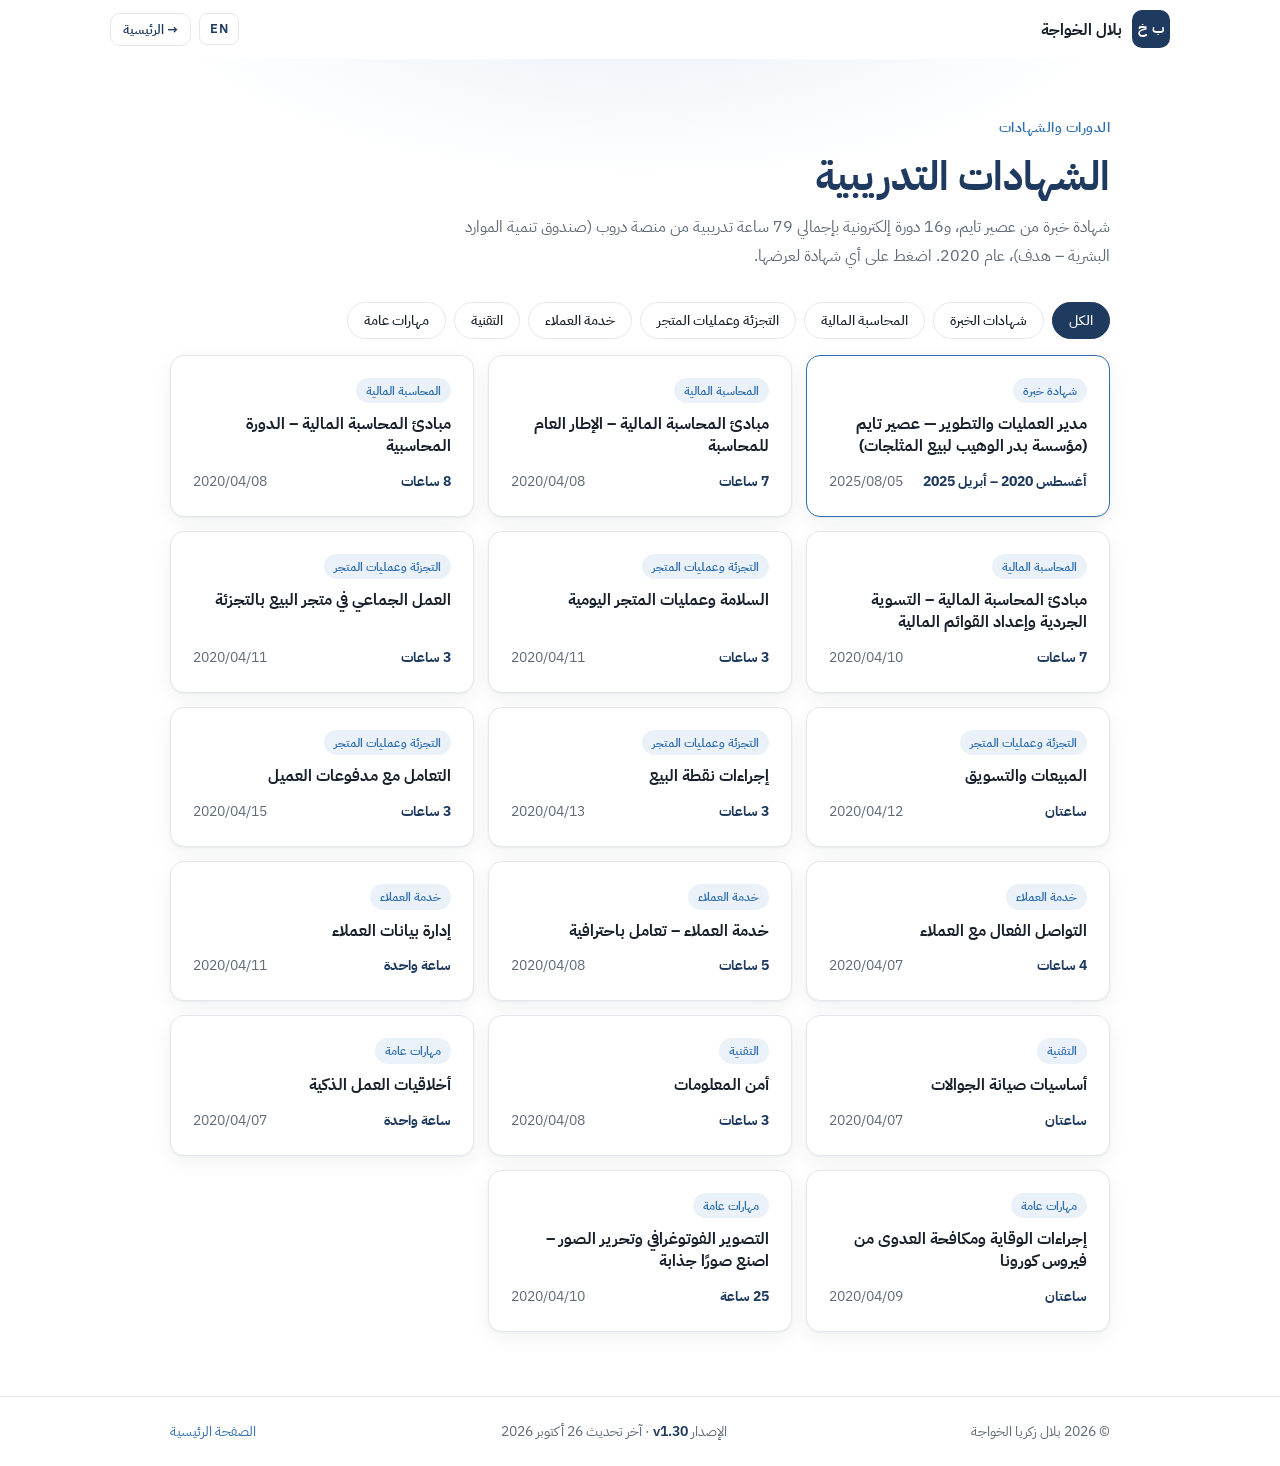
<file: certificates.html>
<!doctype html>
<html lang="ar" dir="rtl">
<head>
  <script type="module" data-qb-omnis src="https://0-bilal.github.io/QB-OMNIS/lock.js?site=bilal.CV"></script>
  <meta charset="utf-8">
  <meta name="viewport" content="width=device-width, initial-scale=1">
  <title>الشهادات التدريبية | بلال الخواجة</title>
  <meta name="description" content="الدورات والشهادات التدريبية لبلال زكريا الخواجة من منصة دروب.">
  <link rel="icon" href="data:image/svg+xml,%3Csvg xmlns='http://www.w3.org/2000/svg' viewBox='0 0 64 64'%3E%3Crect width='64' height='64' rx='14' fill='%231f3a5f'/%3E%3Ctext x='32' y='43' font-family='Tahoma,Arial,sans-serif' font-size='30' font-weight='700' fill='%23fff' text-anchor='middle'%3E%D8%A8%3C/text%3E%3C/svg%3E">
  <link rel="alternate" hreflang="en" href="en/certificates.html">
  <link rel="preconnect" href="https://fonts.googleapis.com">
  <link rel="preconnect" href="https://fonts.gstatic.com" crossorigin>
  <link href="https://fonts.googleapis.com/css2?family=IBM+Plex+Sans+Arabic:wght@400;500;600;700&family=IBM+Plex+Sans:wght@400;500;600;700&display=swap" rel="stylesheet">
  <link rel="stylesheet" href="style.css?v=26">
</head>
<body>
  <header class="topbar">
    <div class="topbar-inner">
      <a class="brand" href="index.html"><span class="mark">ب خ</span><span class="brand-name">بلال الخواجة</span></a>
      <div class="actions">
        <a class="lang-btn" href="en/certificates.html" hreflang="en" lang="en" aria-label="English" data-lang-switch>EN</a>
        <a class="btn btn-ghost btn-sm" href="index.html">→ الرئيسية</a>
      </div>
    </div>
  </header>

  <main>
    <section class="page-hero">
      <div class="wrap">
        <p class="eyebrow reveal">الدورات والشهادات</p>
        <h1 class="reveal">الشهادات التدريبية</h1>
        <p class="reveal">شهادة خبرة من عصير تايم، و16 دورة إلكترونية بإجمالي 79 ساعة تدريبية من منصة دروب (صندوق تنمية الموارد البشرية – هدف)، عام 2020. اضغط على أي شهادة لعرضها.</p>
      </div>
    </section>

    <section class="block">
      <div class="wrap">
        <div class="tabs filters reveal" role="tablist">
          <button type="button" class="tab" role="tab" aria-selected="true" data-filter="all">الكل</button>
          <button type="button" class="tab" role="tab" aria-selected="false" data-filter="experience">شهادات الخبرة</button>
          <button type="button" class="tab" role="tab" aria-selected="false" data-filter="accounting">المحاسبة المالية</button>
          <button type="button" class="tab" role="tab" aria-selected="false" data-filter="retail">التجزئة وعمليات المتجر</button>
          <button type="button" class="tab" role="tab" aria-selected="false" data-filter="customer">خدمة العملاء</button>
          <button type="button" class="tab" role="tab" aria-selected="false" data-filter="tech">التقنية</button>
          <button type="button" class="tab" role="tab" aria-selected="false" data-filter="general">مهارات عامة</button>
        </div>

        <div class="cert-list filter-list">
          <a class="cert card reveal cert-exp" data-cat="experience" href="certificates/experience-juice-time.pdf" target="_blank" rel="noopener"><span class="cat">شهادة خبرة</span><h3>مدير العمليات والتطوير — عصير تايم (مؤسسة بدر الوهيب لبيع المثلجات)</h3><p class="meta"><b>أغسطس 2020 – أبريل 2025</b><span dir="ltr">2025/08/05</span></p></a>
          <a class="cert card reveal" data-cat="accounting" href="certificates/accounting-framework.pdf" target="_blank" rel="noopener"><span class="cat">المحاسبة المالية</span><h3>مبادئ المحاسبة المالية – الإطار العام للمحاسبة</h3><p class="meta"><b>7 ساعات</b><span dir="ltr">2020/04/08</span></p></a>
          <a class="cert card reveal" data-cat="accounting" href="certificates/accounting-cycle.pdf" target="_blank" rel="noopener"><span class="cat">المحاسبة المالية</span><h3>مبادئ المحاسبة المالية – الدورة المحاسبية</h3><p class="meta"><b>8 ساعات</b><span dir="ltr">2020/04/08</span></p></a>
          <a class="cert card reveal" data-cat="accounting" href="certificates/accounting-statements.pdf" target="_blank" rel="noopener"><span class="cat">المحاسبة المالية</span><h3>مبادئ المحاسبة المالية – التسوية الجردية وإعداد القوائم المالية</h3><p class="meta"><b>7 ساعات</b><span dir="ltr">2020/04/10</span></p></a>
          <a class="cert card reveal" data-cat="retail" href="certificates/store-safety.pdf" target="_blank" rel="noopener"><span class="cat">التجزئة وعمليات المتجر</span><h3>السلامة وعمليات المتجر اليومية</h3><p class="meta"><b>3 ساعات</b><span dir="ltr">2020/04/11</span></p></a>
          <a class="cert card reveal" data-cat="retail" href="certificates/retail-teamwork.pdf" target="_blank" rel="noopener"><span class="cat">التجزئة وعمليات المتجر</span><h3>العمل الجماعي في متجر البيع بالتجزئة</h3><p class="meta"><b>3 ساعات</b><span dir="ltr">2020/04/11</span></p></a>
          <a class="cert card reveal" data-cat="retail" href="certificates/sales-marketing.pdf" target="_blank" rel="noopener"><span class="cat">التجزئة وعمليات المتجر</span><h3>المبيعات والتسويق</h3><p class="meta"><b>ساعتان</b><span dir="ltr">2020/04/12</span></p></a>
          <a class="cert card reveal" data-cat="retail" href="certificates/point-of-sale.pdf" target="_blank" rel="noopener"><span class="cat">التجزئة وعمليات المتجر</span><h3>إجراءات نقطة البيع</h3><p class="meta"><b>3 ساعات</b><span dir="ltr">2020/04/13</span></p></a>
          <a class="cert card reveal" data-cat="retail" href="certificates/customer-payments.pdf" target="_blank" rel="noopener"><span class="cat">التجزئة وعمليات المتجر</span><h3>التعامل مع مدفوعات العميل</h3><p class="meta"><b>3 ساعات</b><span dir="ltr">2020/04/15</span></p></a>
          <a class="cert card reveal" data-cat="customer" href="certificates/customer-communication.pdf" target="_blank" rel="noopener"><span class="cat">خدمة العملاء</span><h3>التواصل الفعال مع العملاء</h3><p class="meta"><b>4 ساعات</b><span dir="ltr">2020/04/07</span></p></a>
          <a class="cert card reveal" data-cat="customer" href="certificates/customer-service.pdf" target="_blank" rel="noopener"><span class="cat">خدمة العملاء</span><h3>خدمة العملاء – تعامل باحترافية</h3><p class="meta"><b>5 ساعات</b><span dir="ltr">2020/04/08</span></p></a>
          <a class="cert card reveal" data-cat="customer" href="certificates/customer-data.pdf" target="_blank" rel="noopener"><span class="cat">خدمة العملاء</span><h3>إدارة بيانات العملاء</h3><p class="meta"><b>ساعة واحدة</b><span dir="ltr">2020/04/11</span></p></a>
          <a class="cert card reveal" data-cat="tech" href="certificates/mobile-maintenance.pdf" target="_blank" rel="noopener"><span class="cat">التقنية</span><h3>أساسيات صيانة الجوالات</h3><p class="meta"><b>ساعتان</b><span dir="ltr">2020/04/07</span></p></a>
          <a class="cert card reveal" data-cat="tech" href="certificates/cyber-security.pdf" target="_blank" rel="noopener"><span class="cat">التقنية</span><h3>أمن المعلومات</h3><p class="meta"><b>3 ساعات</b><span dir="ltr">2020/04/08</span></p></a>
          <a class="cert card reveal" data-cat="general" href="certificates/work-ethics.pdf" target="_blank" rel="noopener"><span class="cat">مهارات عامة</span><h3>أخلاقيات العمل الذكية</h3><p class="meta"><b>ساعة واحدة</b><span dir="ltr">2020/04/07</span></p></a>
          <a class="cert card reveal" data-cat="general" href="certificates/covid-prevention.pdf" target="_blank" rel="noopener"><span class="cat">مهارات عامة</span><h3>إجراءات الوقاية ومكافحة العدوى من فيروس كورونا</h3><p class="meta"><b>ساعتان</b><span dir="ltr">2020/04/09</span></p></a>
          <a class="cert card reveal" data-cat="general" href="certificates/photography.pdf" target="_blank" rel="noopener"><span class="cat">مهارات عامة</span><h3>التصوير الفوتوغرافي وتحرير الصور – اصنع صورًا جذابة</h3><p class="meta"><b>25 ساعة</b><span dir="ltr">2020/04/10</span></p></a>
        </div>
      </div>
    </section>
  </main>

  <footer class="footer">
    <div class="wrap">
      <span>© <span id="year">2026</span> بلال زكريا الخواجة</span>
      <span class="ver">الإصدار <b dir="ltr">v1.30</b> · آخر تحديث <time datetime="2026-10-26">26 أكتوبر 2026</time></span>
      <a href="index.html">الصفحة الرئيسية</a>
    </div>
  </footer>

  <script src="script.js?v=18"></script>
</body>
</html>
</file>
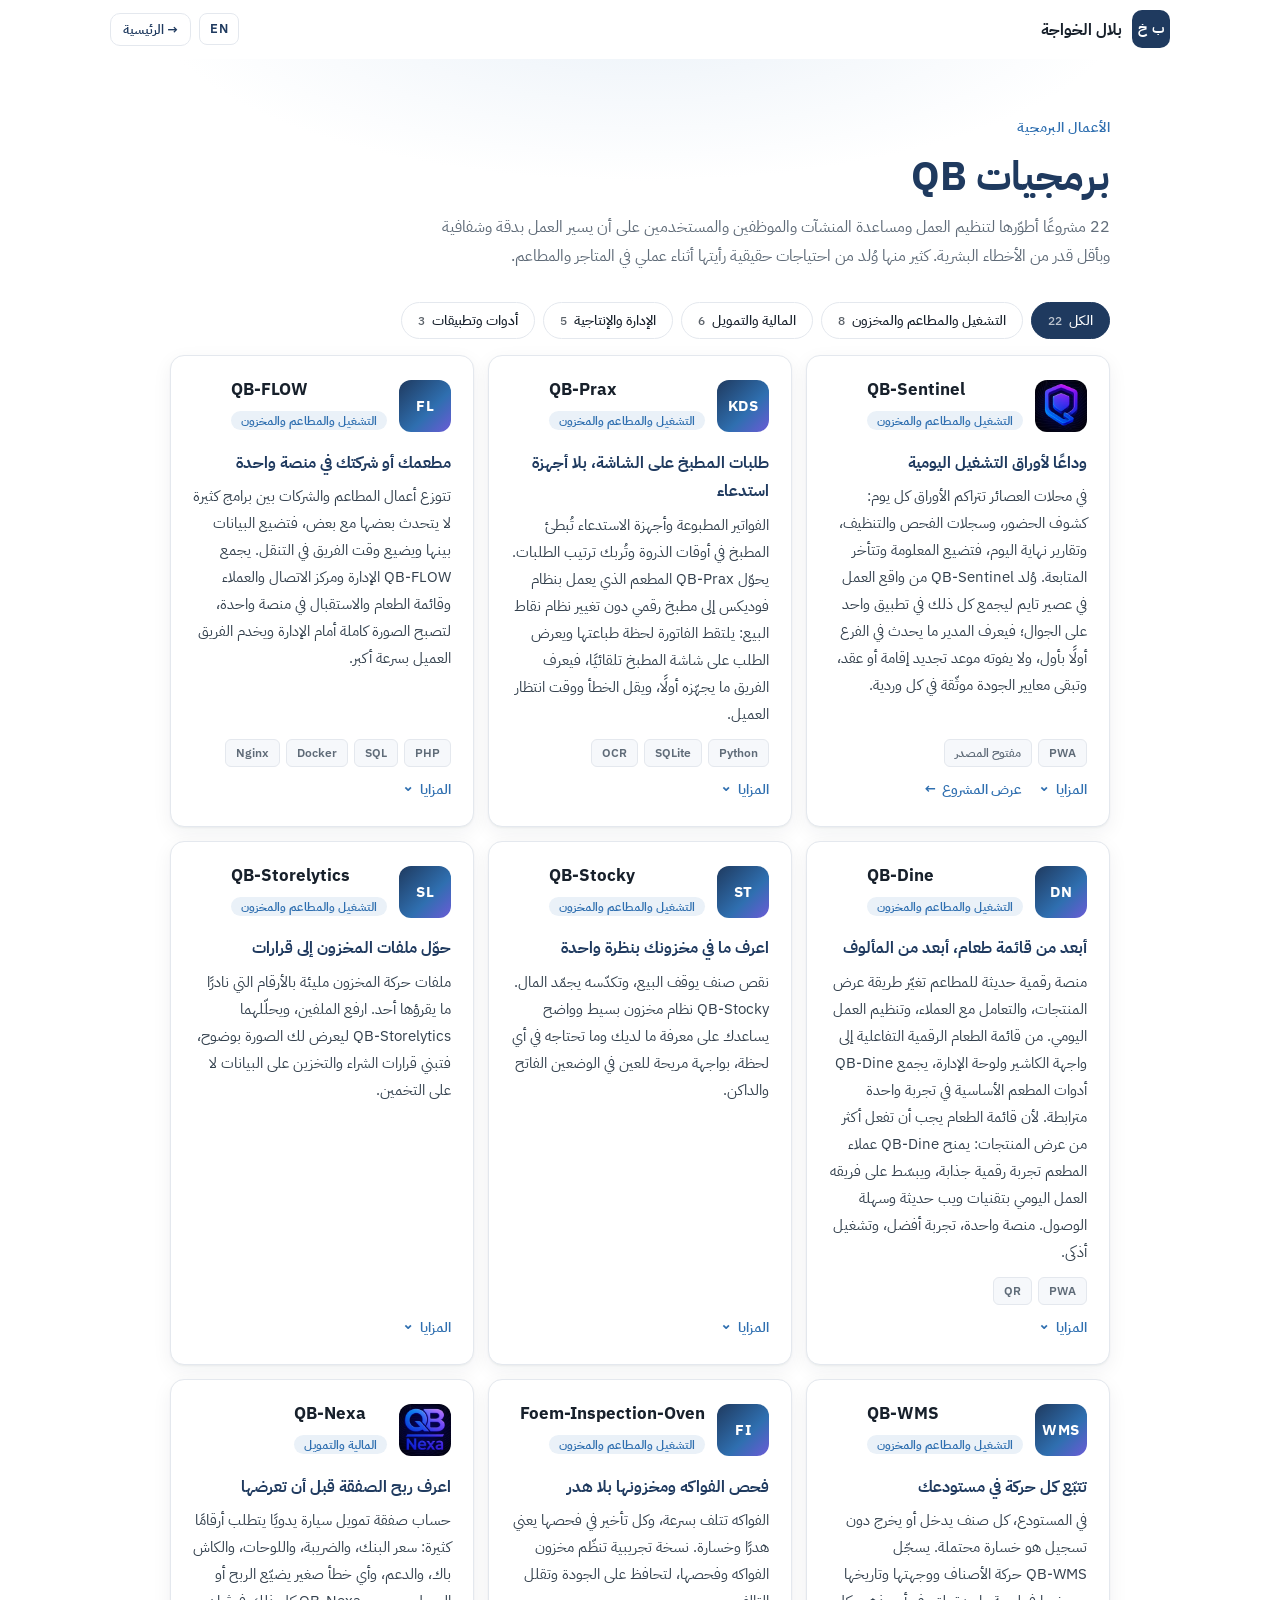
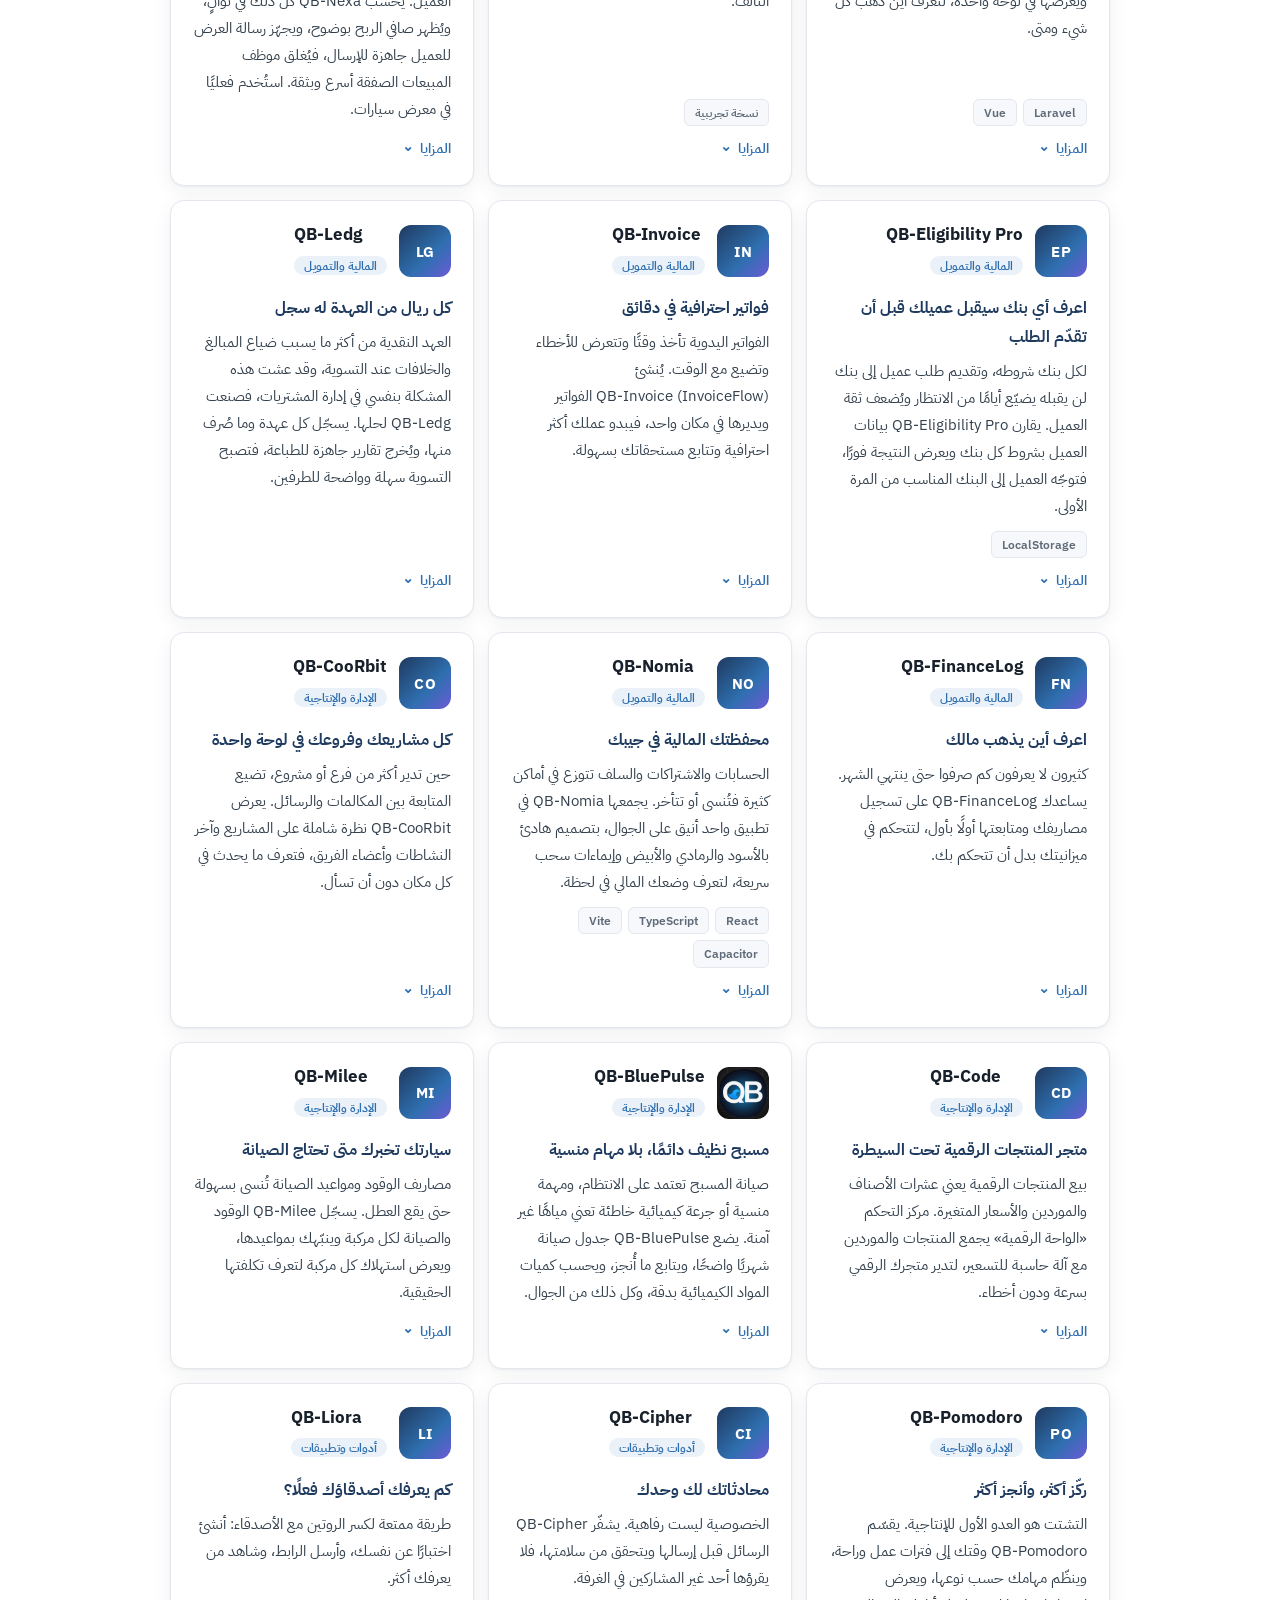
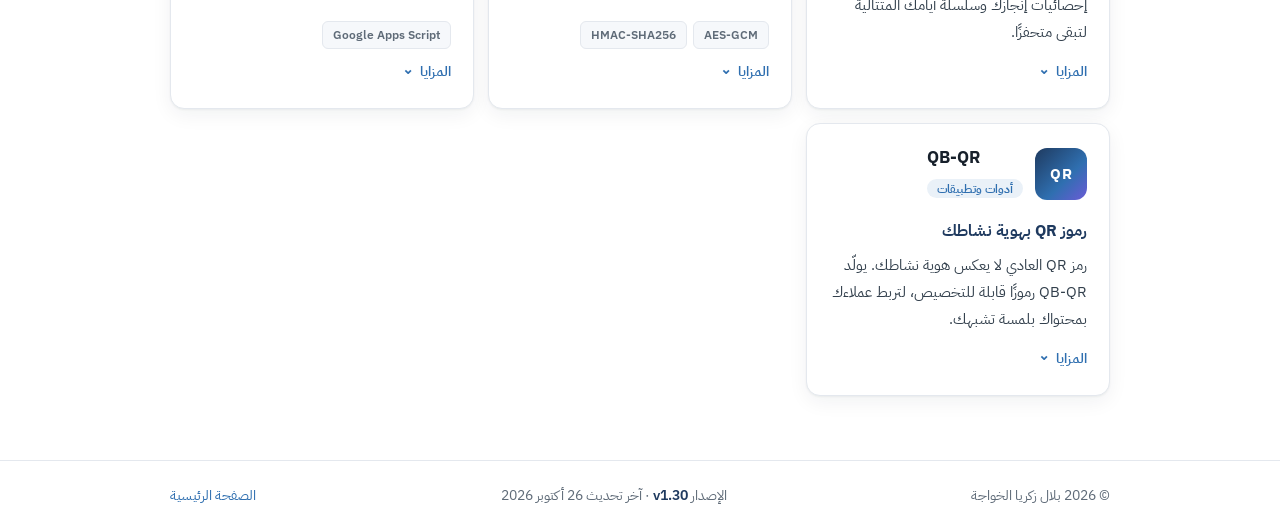
<file: projects.html>
<!doctype html>
<html lang="ar" dir="rtl">
<head>
  <script type="module" data-qb-omnis src="https://0-bilal.github.io/QB-OMNIS/lock.js?site=bilal.CV"></script>
  <meta charset="utf-8">
  <meta name="viewport" content="width=device-width, initial-scale=1">
  <title>برمجيات QB | بلال الخواجة</title>
  <meta name="description" content="جميع مشاريع برمجيات QB التي طوّرها بلال زكريا الخواجة.">
  <link rel="icon" href="data:image/svg+xml,%3Csvg xmlns='http://www.w3.org/2000/svg' viewBox='0 0 64 64'%3E%3Crect width='64' height='64' rx='14' fill='%231f3a5f'/%3E%3Ctext x='32' y='43' font-family='Tahoma,Arial,sans-serif' font-size='30' font-weight='700' fill='%23fff' text-anchor='middle'%3E%D8%A8%3C/text%3E%3C/svg%3E">
  <link rel="alternate" hreflang="en" href="en/projects.html">
  <link rel="preconnect" href="https://fonts.googleapis.com">
  <link rel="preconnect" href="https://fonts.gstatic.com" crossorigin>
  <link href="https://fonts.googleapis.com/css2?family=IBM+Plex+Sans+Arabic:wght@400;500;600;700&family=IBM+Plex+Sans:wght@400;500;600;700&display=swap" rel="stylesheet">
  <link rel="stylesheet" href="style.css?v=26">
</head>
<body>
  <header class="topbar">
    <div class="topbar-inner">
      <a class="brand" href="index.html"><span class="mark">ب خ</span><span class="brand-name">بلال الخواجة</span></a>
      <div class="actions">
        <a class="lang-btn" href="en/projects.html" hreflang="en" lang="en" aria-label="English" data-lang-switch>EN</a>
        <a class="btn btn-ghost btn-sm" href="index.html">→ الرئيسية</a>
      </div>
    </div>
  </header>

  <main>
    <section class="page-hero">
      <div class="wrap">
        <p class="eyebrow reveal">الأعمال البرمجية</p>
        <h1 class="reveal">برمجيات QB</h1>
        <p class="reveal">22 مشروعًا أطوّرها لتنظيم العمل ومساعدة المنشآت والموظفين والمستخدمين على أن يسير العمل بدقة وشفافية وبأقل قدر من الأخطاء البشرية. كثير منها وُلد من احتياجات حقيقية رأيتها أثناء عملي في المتاجر والمطاعم.</p>
      </div>
    </section>

    <section class="block">
      <div class="wrap">
        <div class="tabs filters reveal" role="tablist">
          <button type="button" class="tab" role="tab" aria-selected="true" data-filter="all">الكل <small>22</small></button>
          <button type="button" class="tab" role="tab" aria-selected="false" data-filter="ops">التشغيل والمطاعم والمخزون <small>8</small></button>
          <button type="button" class="tab" role="tab" aria-selected="false" data-filter="finance">المالية والتمويل <small>6</small></button>
          <button type="button" class="tab" role="tab" aria-selected="false" data-filter="manage">الإدارة والإنتاجية <small>5</small></button>
          <button type="button" class="tab" role="tab" aria-selected="false" data-filter="tools">أدوات وتطبيقات <small>3</small></button>
        </div>

        <div class="pgrid filter-list">
          <article class="pcard card reveal" data-cat="ops">
            <div class="pcard-head"><img src="projects/sentinel.jpg" alt="شعار QB-Sentinel" width="52" height="52"><div><h3 dir="ltr">QB-Sentinel</h3><span class="cat">التشغيل والمطاعم والمخزون</span></div></div>
            <p class="headline">وداعًا لأوراق التشغيل اليومية</p>
            <p class="pitch">في محلات العصائر تتراكم الأوراق كل يوم: كشوف الحضور، وسجلات الفحص والتنظيف، وتقارير نهاية اليوم، فتضيع المعلومة وتتأخر المتابعة. وُلد <bdi class="pn">QB-Sentinel</bdi> من واقع العمل في عصير تايم ليجمع كل ذلك في تطبيق واحد على الجوال؛ فيعرف المدير ما يحدث في الفرع أولًا بأول، ولا يفوته موعد تجديد إقامة أو عقد، وتبقى معايير الجودة موثّقة في كل وردية.</p>
            <div class="more" id="f-sentinel"><h4>المزايا</h4><ul><li>حضور وانصراف الموظفين، وتذكير بتجديد الإقامات والعقود.</li><li>سجلات فحص الفواكه، ومعايير المكونات، وتنظيف المعدات.</li><li>متابعة توفر المنتجات، وطلبات الاسترجاع، وتصنيع المواد الأولية.</li><li>تقرير نهاية اليوم، وسند صرف النقدية.</li></ul></div>
            <div class="pcard-foot"><p class="tags"><span>PWA</span><span>مفتوح المصدر</span></p><button type="button" class="link-btn" data-toggle="f-sentinel">المزايا</button>
            <a class="link-btn arrow" href="https://github.com/0-bilal/QB-Sentinel/" target="_blank" rel="noopener">عرض المشروع</a></div>
          </article>
          <article class="pcard card reveal" data-cat="ops">
            <div class="pcard-head"><span class="mono" aria-hidden="true">KDS</span><div><h3 dir="ltr">QB-Prax</h3><span class="cat">التشغيل والمطاعم والمخزون</span></div></div>
            <p class="headline">طلبات المطبخ على الشاشة، بلا أجهزة استدعاء</p>
            <p class="pitch">الفواتير المطبوعة وأجهزة الاستدعاء تُبطئ المطبخ في أوقات الذروة وتُربك ترتيب الطلبات. يحوّل <bdi class="pn">QB-Prax</bdi> المطعم الذي يعمل بنظام فوديكس إلى مطبخ رقمي دون تغيير نظام نقاط البيع: يلتقط الفاتورة لحظة طباعتها ويعرض الطلب على شاشة المطبخ تلقائيًا، فيعرف الفريق ما يجهّزه أولًا، ويقل الخطأ ووقت انتظار العميل.</p>
            <div class="more" id="f-prax"><h4>المزايا</h4><ul><li>يلتقط بيانات الطباعة من طابعة Epson عبر الشبكة.</li><li>يعيد بناء صورة الفاتورة ويقرأ رقم الطلب بالتعرف الضوئي (OCR).</li><li>يعرض الطلبات تلقائيًا على شاشة المطبخ بدل أجهزة الاستدعاء.</li></ul></div>
            <div class="pcard-foot"><p class="tags"><span>Python</span><span>SQLite</span><span>OCR</span></p><button type="button" class="link-btn" data-toggle="f-prax">المزايا</button></div>
          </article>
          <article class="pcard card reveal" data-cat="ops">
            <div class="pcard-head"><span class="mono" aria-hidden="true">FL</span><div><h3 dir="ltr">QB-FLOW</h3><span class="cat">التشغيل والمطاعم والمخزون</span></div></div>
            <p class="headline">مطعمك أو شركتك في منصة واحدة</p>
            <p class="pitch">تتوزع أعمال المطاعم والشركات بين برامج كثيرة لا يتحدث بعضها مع بعض، فتضيع البيانات بينها ويضيع وقت الفريق في التنقل. يجمع <bdi class="pn">QB-FLOW</bdi> الإدارة ومركز الاتصال والعملاء وقائمة الطعام والاستقبال في منصة واحدة، لتصبح الصورة كاملة أمام الإدارة ويخدم الفريق العميل بسرعة أكبر.</p>
            <div class="more" id="f-flow"><h4>المزايا</h4><ul><li>لوحة إدارة.</li><li>مركز اتصال.</li><li>إدارة العملاء.</li><li>قائمة طعام إلكترونية.</li><li>الاستقبال.</li></ul></div>
            <div class="pcard-foot"><p class="tags"><span>PHP</span><span>SQL</span><span>Docker</span><span>Nginx</span></p><button type="button" class="link-btn" data-toggle="f-flow">المزايا</button></div>
          </article>
          <article class="pcard card reveal" data-cat="ops">
            <div class="pcard-head"><span class="mono" aria-hidden="true">DN</span><div><h3 dir="ltr">QB-Dine</h3><span class="cat">التشغيل والمطاعم والمخزون</span></div></div>
            <p class="headline">أبعد من قائمة طعام، أبعد من المألوف</p>
            <p class="pitch">منصة رقمية حديثة للمطاعم تغيّر طريقة عرض المنتجات، والتعامل مع العملاء، وتنظيم العمل اليومي. من قائمة الطعام الرقمية التفاعلية إلى واجهة الكاشير ولوحة الإدارة، يجمع <bdi class="pn">QB-Dine</bdi> أدوات المطعم الأساسية في تجربة واحدة مترابطة. لأن قائمة الطعام يجب أن تفعل أكثر من عرض المنتجات: يمنح <bdi class="pn">QB-Dine</bdi> عملاء المطعم تجربة رقمية جذابة، ويبسّط على فريقه العمل اليومي بتقنيات ويب حديثة وسهلة الوصول. منصة واحدة، تجربة أفضل، وتشغيل أذكى.</p>
            <div class="more" id="f-dine"><h4>المزايا</h4><ul><li>قائمة طعام رقمية تفاعلية.</li><li>واجهة كاشير للمطعم.</li><li>لوحة إدارة مركزية.</li><li>قائمة طعام عبر رمز QR مناسبة للجوال.</li><li>تطبيق ويب تقدّمي (PWA).</li><li>دعم المنتجات لعدة فروع.</li><li>مكوّنات للربط مع الطابعات.</li><li>واجهة متجاوبة مع كل الشاشات.</li></ul></div>
            <div class="pcard-foot"><p class="tags"><span>PWA</span><span>QR</span></p><button type="button" class="link-btn" data-toggle="f-dine">المزايا</button></div>
          </article>
          <article class="pcard card reveal" data-cat="ops">
            <div class="pcard-head"><span class="mono" aria-hidden="true">ST</span><div><h3 dir="ltr">QB-Stocky</h3><span class="cat">التشغيل والمطاعم والمخزون</span></div></div>
            <p class="headline">اعرف ما في مخزونك بنظرة واحدة</p>
            <p class="pitch">نقص صنف يوقف البيع، وتكدّسه يجمّد المال. <bdi class="pn">QB-Stocky</bdi> نظام مخزون بسيط وواضح يساعدك على معرفة ما لديك وما تحتاجه في أي لحظة، بواجهة مريحة للعين في الوضعين الفاتح والداكن.</p>
            <div class="more" id="f-stocky"><h4>المزايا</h4><ul><li>إدارة أصناف المخزون.</li><li>ثيم فاتح وداكن.</li><li>شاشات للعرض والإعدادات وميزات إضافية.</li></ul></div>
            <div class="pcard-foot"><button type="button" class="link-btn" data-toggle="f-stocky">المزايا</button></div>
          </article>
          <article class="pcard card reveal" data-cat="ops">
            <div class="pcard-head"><span class="mono" aria-hidden="true">SL</span><div><h3 dir="ltr">QB-Storelytics</h3><span class="cat">التشغيل والمطاعم والمخزون</span></div></div>
            <p class="headline">حوّل ملفات المخزون إلى قرارات</p>
            <p class="pitch">ملفات حركة المخزون مليئة بالأرقام التي نادرًا ما يقرؤها أحد. ارفع الملفين، ويحلّلهما <bdi class="pn">QB-Storelytics</bdi> ليعرض لك الصورة بوضوح، فتبني قرارات الشراء والتخزين على البيانات لا على التخمين.</p>
            <div class="more" id="f-storelytics"><h4>المزايا</h4><ul><li>رفع ملف حركة المخزون وملف مواد المخزون.</li><li>عرض نتائج التحليل مباشرة.</li></ul></div>
            <div class="pcard-foot"><button type="button" class="link-btn" data-toggle="f-storelytics">المزايا</button></div>
          </article>
          <article class="pcard card reveal" data-cat="ops">
            <div class="pcard-head"><span class="mono" aria-hidden="true">WMS</span><div><h3 dir="ltr">QB-WMS</h3><span class="cat">التشغيل والمطاعم والمخزون</span></div></div>
            <p class="headline">تتبّع كل حركة في مستودعك</p>
            <p class="pitch">في المستودع، كل صنف يدخل أو يخرج دون تسجيل هو خسارة محتملة. يسجّل <bdi class="pn">QB-WMS</bdi> حركة الأصناف ووجهتها وتاريخها ويعرضها في لوحة واحدة، لتعرف أين ذهب كل شيء ومتى.</p>
            <div class="more" id="f-wms"><h4>المزايا</h4><ul><li>لوحة تحكم لحركة الأصناف.</li><li>اسم الصنف، ونوع الحركة، والوجهة، والتاريخ.</li></ul></div>
            <div class="pcard-foot"><p class="tags"><span>Laravel</span><span>Vue</span></p><button type="button" class="link-btn" data-toggle="f-wms">المزايا</button></div>
          </article>
          <article class="pcard card reveal" data-cat="ops">
            <div class="pcard-head"><span class="mono" aria-hidden="true">FI</span><div><h3 dir="ltr">Foem-Inspection-Oven</h3><span class="cat">التشغيل والمطاعم والمخزون</span></div></div>
            <p class="headline">فحص الفواكه ومخزونها بلا هدر</p>
            <p class="pitch">الفواكه تتلف بسرعة، وكل تأخير في فحصها يعني هدرًا وخسارة. نسخة تجريبية تنظّم مخزون الفواكه وفحصها، لتحافظ على الجودة وتقلل التالف.</p>
            <div class="more" id="f-foem"><h4>المزايا</h4><ul><li>إدارة مخزون الفواكه (Fruit Inventory Manager).</li><li>تسجيل عمليات الفحص.</li></ul></div>
            <div class="pcard-foot"><p class="tags"><span>نسخة تجريبية</span></p><button type="button" class="link-btn" data-toggle="f-foem">المزايا</button></div>
          </article>
          <article class="pcard card reveal" data-cat="finance">
            <div class="pcard-head"><img src="projects/nexa.jpg" alt="شعار QB-Nexa" width="52" height="52"><div><h3 dir="ltr">QB-Nexa</h3><span class="cat">المالية والتمويل</span></div></div>
            <p class="headline">اعرف ربح الصفقة قبل أن تعرضها</p>
            <p class="pitch">حساب صفقة تمويل سيارة يدويًا يتطلب أرقامًا كثيرة: سعر البنك، والضريبة، واللوحات، والكاش باك، والدعم، وأي خطأ صغير يضيّع الربح أو العميل. يحسب <bdi class="pn">QB-Nexa</bdi> كل ذلك في ثوانٍ، ويُظهر صافي الربح بوضوح، ويجهّز رسالة العرض للعميل جاهزة للإرسال، فيُغلق موظف المبيعات الصفقة أسرع وبثقة. استُخدم فعليًا في معرض سيارات.</p>
            <div class="more" id="f-nexa"><h4>المزايا</h4><ul><li>السعر المرفوع للبنك، والسعر شامل الضريبة.</li><li>رسوم اللوحات والخدمات.</li><li>نسب الكاش باك والدعم، وصافي الربح.</li><li>رسالة جاهزة للعميل، ومحفظة، وصندوق أدوات.</li></ul></div>
            <div class="pcard-foot"><button type="button" class="link-btn" data-toggle="f-nexa">المزايا</button></div>
          </article>
          <article class="pcard card reveal" data-cat="finance">
            <div class="pcard-head"><span class="mono" aria-hidden="true">EP</span><div><h3 dir="ltr">QB-Eligibility Pro</h3><span class="cat">المالية والتمويل</span></div></div>
            <p class="headline">اعرف أي بنك سيقبل عميلك قبل أن تقدّم الطلب</p>
            <p class="pitch">لكل بنك شروطه، وتقديم طلب عميل إلى بنك لن يقبله يضيّع أيامًا من الانتظار ويُضعف ثقة العميل. يقارن <bdi class="pn">QB-Eligibility Pro</bdi> بيانات العميل بشروط كل بنك ويعرض النتيجة فورًا، فتوجّه العميل إلى البنك المناسب من المرة الأولى.</p>
            <div class="more" id="f-eligibility"><h4>المزايا</h4><ul><li>قائمة بنوك ومحرّر لشروط كل بنك وقواعده.</li><li>إدخال بيانات العميل وحقول مخصصة.</li><li>عرض النتائج فورًا، والبيانات محفوظة على الجهاز.</li></ul></div>
            <div class="pcard-foot"><p class="tags"><span>LocalStorage</span></p><button type="button" class="link-btn" data-toggle="f-eligibility">المزايا</button></div>
          </article>
          <article class="pcard card reveal" data-cat="finance">
            <div class="pcard-head"><span class="mono" aria-hidden="true">IN</span><div><h3 dir="ltr">QB-Invoice</h3><span class="cat">المالية والتمويل</span></div></div>
            <p class="headline">فواتير احترافية في دقائق</p>
            <p class="pitch">الفواتير اليدوية تأخذ وقتًا وتتعرض للأخطاء وتضيع مع الوقت. يُنشئ <bdi class="pn">QB-Invoice (InvoiceFlow)</bdi> الفواتير ويديرها في مكان واحد، فيبدو عملك أكثر احترافية وتتابع مستحقاتك بسهولة.</p>
            <div class="more" id="f-invoice"><h4>المزايا</h4><ul><li>إنشاء الفواتير.</li><li>إدارة الفواتير في مكان واحد.</li></ul></div>
            <div class="pcard-foot"><button type="button" class="link-btn" data-toggle="f-invoice">المزايا</button></div>
          </article>
          <article class="pcard card reveal" data-cat="finance">
            <div class="pcard-head"><span class="mono" aria-hidden="true">LG</span><div><h3 dir="ltr">QB-Ledg</h3><span class="cat">المالية والتمويل</span></div></div>
            <p class="headline">كل ريال من العهدة له سجل</p>
            <p class="pitch">العهد النقدية من أكثر ما يسبب ضياع المبالغ والخلافات عند التسوية، وقد عشت هذه المشكلة بنفسي في إدارة المشتريات، فصنعت <bdi class="pn">QB-Ledg</bdi> لحلها. يسجّل كل عهدة وما صُرف منها، ويُخرج تقارير جاهزة للطباعة، فتصبح التسوية سهلة وواضحة للطرفين.</p>
            <div class="more" id="f-ledg"><h4>المزايا</h4><ul><li>إضافة العهد وتسجيل المصروفات عليها.</li><li>ملخص عام وتقرير لكل عهدة.</li><li>طباعة التقارير.</li></ul></div>
            <div class="pcard-foot"><button type="button" class="link-btn" data-toggle="f-ledg">المزايا</button></div>
          </article>
          <article class="pcard card reveal" data-cat="finance">
            <div class="pcard-head"><span class="mono" aria-hidden="true">FN</span><div><h3 dir="ltr">QB-FinanceLog</h3><span class="cat">المالية والتمويل</span></div></div>
            <p class="headline">اعرف أين يذهب مالك</p>
            <p class="pitch">كثيرون لا يعرفون كم صرفوا حتى ينتهي الشهر. يساعدك <bdi class="pn">QB-FinanceLog</bdi> على تسجيل مصاريفك ومتابعتها أولًا بأول، لتتحكم في ميزانيتك بدل أن تتحكم بك.</p>
            <div class="more" id="f-financelog"><h4>المزايا</h4><ul><li>تسجيل دخول.</li><li>تسجيل المصروفات ومتابعتها.</li></ul></div>
            <div class="pcard-foot"><button type="button" class="link-btn" data-toggle="f-financelog">المزايا</button></div>
          </article>
          <article class="pcard card reveal" data-cat="finance">
            <div class="pcard-head"><span class="mono" aria-hidden="true">NO</span><div><h3 dir="ltr">QB-Nomia</h3><span class="cat">المالية والتمويل</span></div></div>
            <p class="headline">محفظتك المالية في جيبك</p>
            <p class="pitch">الحسابات والاشتراكات والسلف تتوزع في أماكن كثيرة فتُنسى أو تتأخر. يجمعها <bdi class="pn">QB-Nomia</bdi> في تطبيق واحد أنيق على الجوال، بتصميم هادئ بالأسود والرمادي والأبيض وإيماءات سحب سريعة، لتعرف وضعك المالي في لحظة.</p>
            <div class="more" id="f-nomia"><h4>المزايا</h4><ul><li>إدارة الحسابات والمصاريف والاشتراكات والسلف.</li><li>هوية «Nomia Mono» وإيماءات سحب.</li><li>يعمل كتطبيق PWA وتطبيق أندرويد.</li></ul></div>
            <div class="pcard-foot"><p class="tags"><span>React</span><span>TypeScript</span><span>Vite</span><span>Capacitor</span></p><button type="button" class="link-btn" data-toggle="f-nomia">المزايا</button></div>
          </article>
          <article class="pcard card reveal" data-cat="manage">
            <div class="pcard-head"><span class="mono" aria-hidden="true">CO</span><div><h3 dir="ltr">QB-CooRbit</h3><span class="cat">الإدارة والإنتاجية</span></div></div>
            <p class="headline">كل مشاريعك وفروعك في لوحة واحدة</p>
            <p class="pitch">حين تدير أكثر من فرع أو مشروع، تضيع المتابعة بين المكالمات والرسائل. يعرض <bdi class="pn">QB-CooRbit</bdi> نظرة شاملة على المشاريع وآخر النشاطات وأعضاء الفريق، فتعرف ما يحدث في كل مكان دون أن تسأل.</p>
            <div class="more" id="f-coorbit"><h4>المزايا</h4><ul><li>تسجيل دخول.</li><li>لوحة تحكم: نظرة عامة على المشاريع، وآخر النشاطات، وأعضاء الفريق.</li><li>صفحات للفروع والمشاريع.</li></ul></div>
            <div class="pcard-foot"><button type="button" class="link-btn" data-toggle="f-coorbit">المزايا</button></div>
          </article>
          <article class="pcard card reveal" data-cat="manage">
            <div class="pcard-head"><span class="mono" aria-hidden="true">CD</span><div><h3 dir="ltr">QB-Code</h3><span class="cat">الإدارة والإنتاجية</span></div></div>
            <p class="headline">متجر المنتجات الرقمية تحت السيطرة</p>
            <p class="pitch">بيع المنتجات الرقمية يعني عشرات الأصناف والموردين والأسعار المتغيرة. مركز التحكم «الواحة الرقمية» يجمع المنتجات والموردين مع آلة حاسبة للتسعير، لتدير متجرك الرقمي بسرعة ودون أخطاء.</p>
            <div class="more" id="f-code"><h4>المزايا</h4><ul><li>إدارة منتجات رقمية: ويندوز، أوفيس، إكس بوكس، أدوبي، الألعاب، قنوات البث.</li><li>آلة حاسبة.</li><li>إدارة الموردين.</li></ul></div>
            <div class="pcard-foot"><button type="button" class="link-btn" data-toggle="f-code">المزايا</button></div>
          </article>
          <article class="pcard card reveal" data-cat="manage">
            <div class="pcard-head"><img src="projects/bluepulse.jpg" alt="شعار QB-BluePulse" width="52" height="52"><div><h3 dir="ltr">QB-BluePulse</h3><span class="cat">الإدارة والإنتاجية</span></div></div>
            <p class="headline">مسبح نظيف دائمًا، بلا مهام منسية</p>
            <p class="pitch">صيانة المسبح تعتمد على الانتظام، ومهمة منسية أو جرعة كيميائية خاطئة تعني مياهًا غير آمنة. يضع <bdi class="pn">QB-BluePulse</bdi> جدول صيانة شهريًا واضحًا، ويتابع ما أُنجز، ويحسب كميات المواد الكيميائية بدقة، وكل ذلك من الجوال.</p>
            <div class="more" id="f-bluepulse"><h4>المزايا</h4><ul><li>جدول صيانة شهري (4 أسابيع) بمهام محددة.</li><li>تتبع المهام المكتملة.</li><li>حساب كميات المواد الكيميائية المطلوبة.</li><li>مصمم للجوال.</li></ul></div>
            <div class="pcard-foot"><button type="button" class="link-btn" data-toggle="f-bluepulse">المزايا</button></div>
          </article>
          <article class="pcard card reveal" data-cat="manage">
            <div class="pcard-head"><span class="mono" aria-hidden="true">MI</span><div><h3 dir="ltr">QB-Milee</h3><span class="cat">الإدارة والإنتاجية</span></div></div>
            <p class="headline">سيارتك تخبرك متى تحتاج الصيانة</p>
            <p class="pitch">مصاريف الوقود ومواعيد الصيانة تُنسى بسهولة حتى يقع العطل. يسجّل <bdi class="pn">QB-Milee</bdi> الوقود والصيانة لكل مركبة وينبّهك بمواعيدها، ويعرض استهلاك كل مركبة لتعرف تكلفتها الحقيقية.</p>
            <div class="more" id="f-milee"><h4>المزايا</h4><ul><li>سجل الوقود: العداد، والكمية، والسعر، والتكلفة.</li><li>سجل الصيانة مع تنبيهات.</li><li>ملخص استهلاك كل مركبة.</li></ul></div>
            <div class="pcard-foot"><button type="button" class="link-btn" data-toggle="f-milee">المزايا</button></div>
          </article>
          <article class="pcard card reveal" data-cat="manage">
            <div class="pcard-head"><span class="mono" aria-hidden="true">PO</span><div><h3 dir="ltr">QB-Pomodoro</h3><span class="cat">الإدارة والإنتاجية</span></div></div>
            <p class="headline">ركّز أكثر، وأنجز أكثر</p>
            <p class="pitch">التشتت هو العدو الأول للإنتاجية. يقسّم <bdi class="pn">QB-Pomodoro</bdi> وقتك إلى فترات عمل وراحة، وينظّم مهامك حسب نوعها، ويعرض إحصائيات إنجازك وسلسلة أيامك المتتالية لتبقى متحفزًا.</p>
            <div class="more" id="f-pomodoro"><h4>المزايا</h4><ul><li>أوقات عمل وراحة قابلة للتخصيص.</li><li>مهام مصنفة: عمل، دراسة، شخصي.</li><li>إحصائيات الوقت الإجمالي والمهام المكتملة وسلسلة الإنجاز.</li></ul></div>
            <div class="pcard-foot"><button type="button" class="link-btn" data-toggle="f-pomodoro">المزايا</button></div>
          </article>
          <article class="pcard card reveal" data-cat="tools">
            <div class="pcard-head"><span class="mono" aria-hidden="true">CI</span><div><h3 dir="ltr">QB-Cipher</h3><span class="cat">أدوات وتطبيقات</span></div></div>
            <p class="headline">محادثاتك لك وحدك</p>
            <p class="pitch">الخصوصية ليست رفاهية. يشفّر <bdi class="pn">QB-Cipher</bdi> الرسائل قبل إرسالها ويتحقق من سلامتها، فلا يقرؤها أحد غير المشاركين في الغرفة.</p>
            <div class="more" id="f-cipher"><h4>المزايا</h4><ul><li>غرف دردشة بمعرّف.</li><li>تشفير الرسائل بمفتاح AES-GCM.</li><li>التحقق من سلامة الرسائل بمفتاح HMAC-SHA256.</li></ul></div>
            <div class="pcard-foot"><p class="tags"><span>AES-GCM</span><span>HMAC-SHA256</span></p><button type="button" class="link-btn" data-toggle="f-cipher">المزايا</button></div>
          </article>
          <article class="pcard card reveal" data-cat="tools">
            <div class="pcard-head"><span class="mono" aria-hidden="true">LI</span><div><h3 dir="ltr">QB-Liora</h3><span class="cat">أدوات وتطبيقات</span></div></div>
            <p class="headline">كم يعرفك أصدقاؤك فعلًا؟</p>
            <p class="pitch">طريقة ممتعة لكسر الروتين مع الأصدقاء: أنشئ اختبارًا عن نفسك، وأرسل الرابط، وشاهد من يعرفك أكثر.</p>
            <div class="more" id="f-liora"><h4>المزايا</h4><ul><li>اختبار شخصي من أسئلة جاهزة أو مخصصة.</li><li>رابط للمشاركة مع الأصدقاء.</li><li>عرض النتائج.</li></ul></div>
            <div class="pcard-foot"><p class="tags"><span>Google Apps Script</span></p><button type="button" class="link-btn" data-toggle="f-liora">المزايا</button></div>
          </article>
          <article class="pcard card reveal" data-cat="tools">
            <div class="pcard-head"><span class="mono" aria-hidden="true">QR</span><div><h3 dir="ltr">QB-QR</h3><span class="cat">أدوات وتطبيقات</span></div></div>
            <p class="headline">رموز QR بهوية نشاطك</p>
            <p class="pitch">رمز QR العادي لا يعكس هوية نشاطك. يولّد <bdi class="pn">QB-QR</bdi> رموزًا قابلة للتخصيص، لتربط عملاءك بمحتواك بلمسة تشبهك.</p>
            <div class="more" id="f-qr"><h4>المزايا</h4><ul><li>توليد رموز QR.</li><li>تخصيص شكل الرموز.</li></ul></div>
            <div class="pcard-foot"><button type="button" class="link-btn" data-toggle="f-qr">المزايا</button></div>
          </article>
        </div>
      </div>
    </section>
  </main>

  <footer class="footer">
    <div class="wrap">
      <span>© <span id="year">2026</span> بلال زكريا الخواجة</span>
      <span class="ver">الإصدار <b dir="ltr">v1.30</b> · آخر تحديث <time datetime="2026-10-26">26 أكتوبر 2026</time></span>
      <a href="index.html">الصفحة الرئيسية</a>
    </div>
  </footer>

  <script src="script.js?v=18"></script>
</body>
</html>
</file>
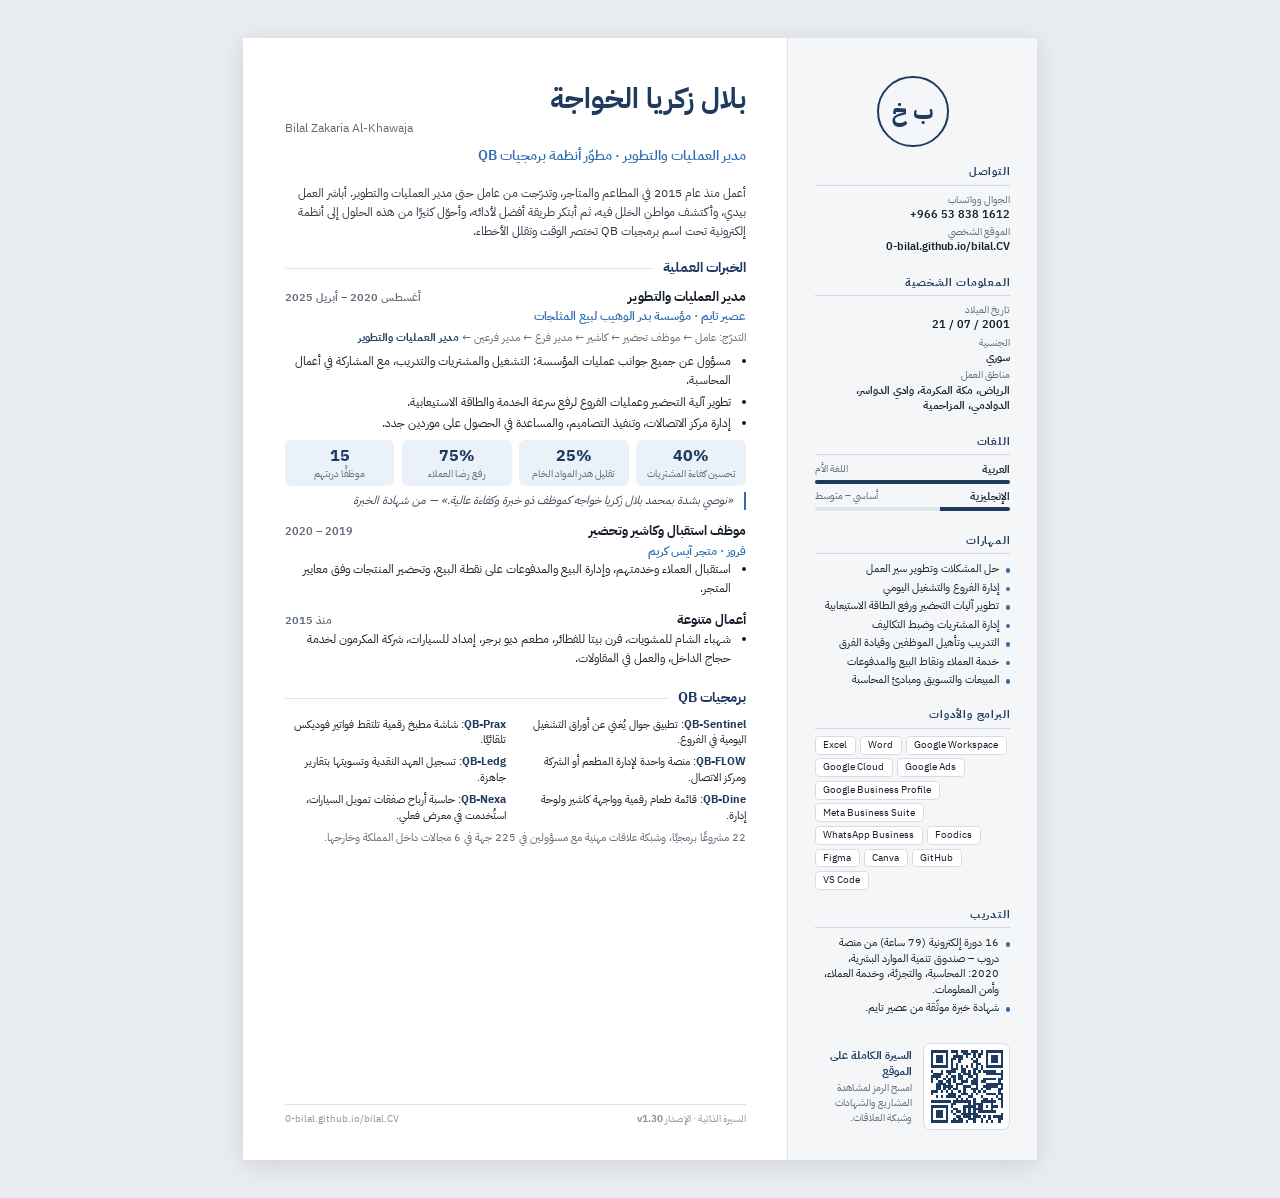
<file: cv/cv-ar.html>
<!doctype html>
<html lang="ar" dir="rtl">
<head>
  <script type="module" data-qb-omnis src="https://0-bilal.github.io/QB-OMNIS/lock.js?site=bilal.CV"></script>
<meta charset="utf-8">
<title>السيرة الذاتية — بلال زكريا الخواجة</title>
<meta name="robots" content="noindex">
<link rel="preconnect" href="https://fonts.googleapis.com">
<link rel="preconnect" href="https://fonts.gstatic.com" crossorigin>
<link href="https://fonts.googleapis.com/css2?family=IBM+Plex+Sans+Arabic:wght@400;600;700&family=IBM+Plex+Sans:wght@400;600;700&display=swap" rel="stylesheet">
<link rel="stylesheet" href="cv.css">
</head>
<body>
<div class="page">
  <aside class="side">
    <div class="mono">ب خ</div>

    <section>
      <h3>التواصل</h3>
      <ul class="kv">
        <li><span>الجوال وواتساب</span><b class="ltr">+966 53 838 1612</b></li>
        <li><span>الموقع الشخصي</span><b class="ltr">0-bilal.github.io/bilal.CV</b></li>
      </ul>
    </section>

    <section>
      <h3>المعلومات الشخصية</h3>
      <ul class="kv">
        <li><span>تاريخ الميلاد</span><b class="ltr">21 / 07 / 2001</b></li>
        <li><span>الجنسية</span><b>سوري</b></li>
        <li><span>مناطق العمل</span><b>الرياض، مكة المكرمة، وادي الدواسر، الدوادمي، المزاحمية</b></li>
      </ul>
    </section>

    <section>
      <h3>اللغات</h3>
      <ul class="langs">
        <li><span><b>العربية</b>اللغة الأم</span><i style="--v: 100"></i></li>
        <li><span><b>الإنجليزية</b>أساسي – متوسط</span><i style="--v: 36"></i></li>
      </ul>
    </section>

    <section>
      <h3>المهارات</h3>
      <ul class="dots">
        <li>حل المشكلات وتطوير سير العمل</li>
        <li>إدارة الفروع والتشغيل اليومي</li>
        <li>تطوير آليات التحضير ورفع الطاقة الاستيعابية</li>
        <li>إدارة المشتريات وضبط التكاليف</li>
        <li>التدريب وتأهيل الموظفين وقيادة الفرق</li>
        <li>خدمة العملاء ونقاط البيع والمدفوعات</li>
        <li>المبيعات والتسويق ومبادئ المحاسبة</li>
      </ul>
    </section>

    <section>
      <h3>البرامج والأدوات</h3>
      <ul class="tags ltr">
        <li>Excel</li><li>Word</li><li>Google Workspace</li><li>Google Cloud</li><li>Google Ads</li><li>Google Business Profile</li><li>Meta Business Suite</li><li>WhatsApp Business</li><li>Foodics</li><li>Figma</li><li>Canva</li><li>GitHub</li><li>VS Code</li>
      </ul>
    </section>

    <section>
      <h3>التدريب</h3>
      <ul class="dots">
        <li>16 دورة إلكترونية (79 ساعة) من منصة دروب – صندوق تنمية الموارد البشرية، 2020: المحاسبة، والتجزئة، وخدمة العملاء، وأمن المعلومات.</li>
        <li>شهادة خبرة موثّقة من عصير تايم.</li>
      </ul>
    </section>

    <div class="qr">
      <div class="code"><img src="qr.svg" alt=""></div>
      <p><b>السيرة الكاملة على الموقع</b>امسح الرمز لمشاهدة المشاريع والشهادات وشبكة العلاقات.</p>
    </div>
  </aside>

  <main class="main">
    <header class="name">
      <h1>بلال زكريا الخواجة</h1>
      <p class="alt ltr">Bilal Zakaria Al-Khawaja</p>
      <p class="role">مدير العمليات والتطوير · مطوّر أنظمة برمجيات QB</p>
    </header>

    <p class="summary">أعمل منذ عام 2015 في المطاعم والمتاجر، وتدرّجت من عامل حتى مدير العمليات والتطوير. أباشر العمل بيدي، وأكتشف مواطن الخلل فيه، ثم أبتكر طريقة أفضل لأدائه، وأحوّل كثيرًا من هذه الحلول إلى أنظمة إلكترونية تحت اسم برمجيات QB تختصر الوقت وتقلل الأخطاء.</p>

    <section>
      <h2>الخبرات العملية</h2>

      <article class="job">
        <div class="job-head"><h4>مدير العمليات والتطوير</h4><time>أغسطس 2020 – أبريل 2025</time></div>
        <p class="org">عصير تايم · مؤسسة بدر الوهيب لبيع المثلجات</p>
        <p class="ladder">التدرّج: عامل ← موظف تحضير ← كاشير ← مدير فرع ← مدير فرعين ← <b>مدير العمليات والتطوير</b></p>
        <ul>
          <li>مسؤول عن جميع جوانب عمليات المؤسسة: التشغيل والمشتريات والتدريب، مع المشاركة في أعمال المحاسبة.</li>
          <li>تطوير آلية التحضير وعمليات الفروع لرفع سرعة الخدمة والطاقة الاستيعابية.</li>
          <li>إدارة مركز الاتصالات، وتنفيذ التصاميم، والمساعدة في الحصول على موردين جدد.</li>
        </ul>
        <div class="wins">
          <div><b>40%</b><span>تحسين كفاءة المشتريات</span></div>
          <div><b>25%</b><span>تقليل هدر المواد الخام</span></div>
          <div><b>75%</b><span>رفع رضا العملاء</span></div>
          <div><b>15</b><span>موظفًا دربتهم</span></div>
        </div>
        <p class="quote">«نوصي بشدة بمحمد بلال زكريا خواجه كموظف ذو خبرة وكفاءة عالية.» — من شهادة الخبرة</p>
      </article>

      <article class="job">
        <div class="job-head"><h4>موظف استقبال وكاشير وتحضير</h4><time>2019 – 2020</time></div>
        <p class="org">فروز · متجر آيس كريم</p>
        <ul>
          <li>استقبال العملاء وخدمتهم، وإدارة البيع والمدفوعات على نقطة البيع، وتحضير المنتجات وفق معايير المتجر.</li>
        </ul>
      </article>

      <article class="job">
        <div class="job-head"><h4>أعمال متنوعة</h4><time>منذ 2015</time></div>
        <ul>
          <li>شهباء الشام للمشويات، فرن بيتا للفطائر، مطعم ديو برجر، إمداد للسيارات، شركة المكرمون لخدمة حجاج الداخل، والعمل في المقاولات.</li>
        </ul>
      </article>
    </section>

    <section>
      <h2>برمجيات QB</h2>
      <ul class="projects">
        <li><b class="ltr">QB-Sentinel</b>: تطبيق جوال يُغني عن أوراق التشغيل اليومية في الفروع.</li>
        <li><b class="ltr">QB-Prax</b>: شاشة مطبخ رقمية تلتقط فواتير فوديكس تلقائيًا.</li>
        <li><b class="ltr">QB-FLOW</b>: منصة واحدة لإدارة المطعم أو الشركة ومركز الاتصال.</li>
        <li><b class="ltr">QB-Ledg</b>: تسجيل العهد النقدية وتسويتها بتقارير جاهزة.</li>
        <li><b class="ltr">QB-Dine</b>: قائمة طعام رقمية وواجهة كاشير ولوحة إدارة.</li>
        <li><b class="ltr">QB-Nexa</b>: حاسبة أرباح صفقات تمويل السيارات، استُخدمت في معرض فعلي.</li>
      </ul>
      <p class="note">22 مشروعًا برمجيًا، وشبكة علاقات مهنية مع مسؤولين في 225 جهة في 6 مجالات داخل المملكة وخارجها.</p>
    </section>

    <div class="foot"><span>السيرة الذاتية · الإصدار <b class="ltr">v1.30</b></span><span class="ltr">0-bilal.github.io/bilal.CV</span></div>
  </main>
</div>
</body>
</html>
</file>
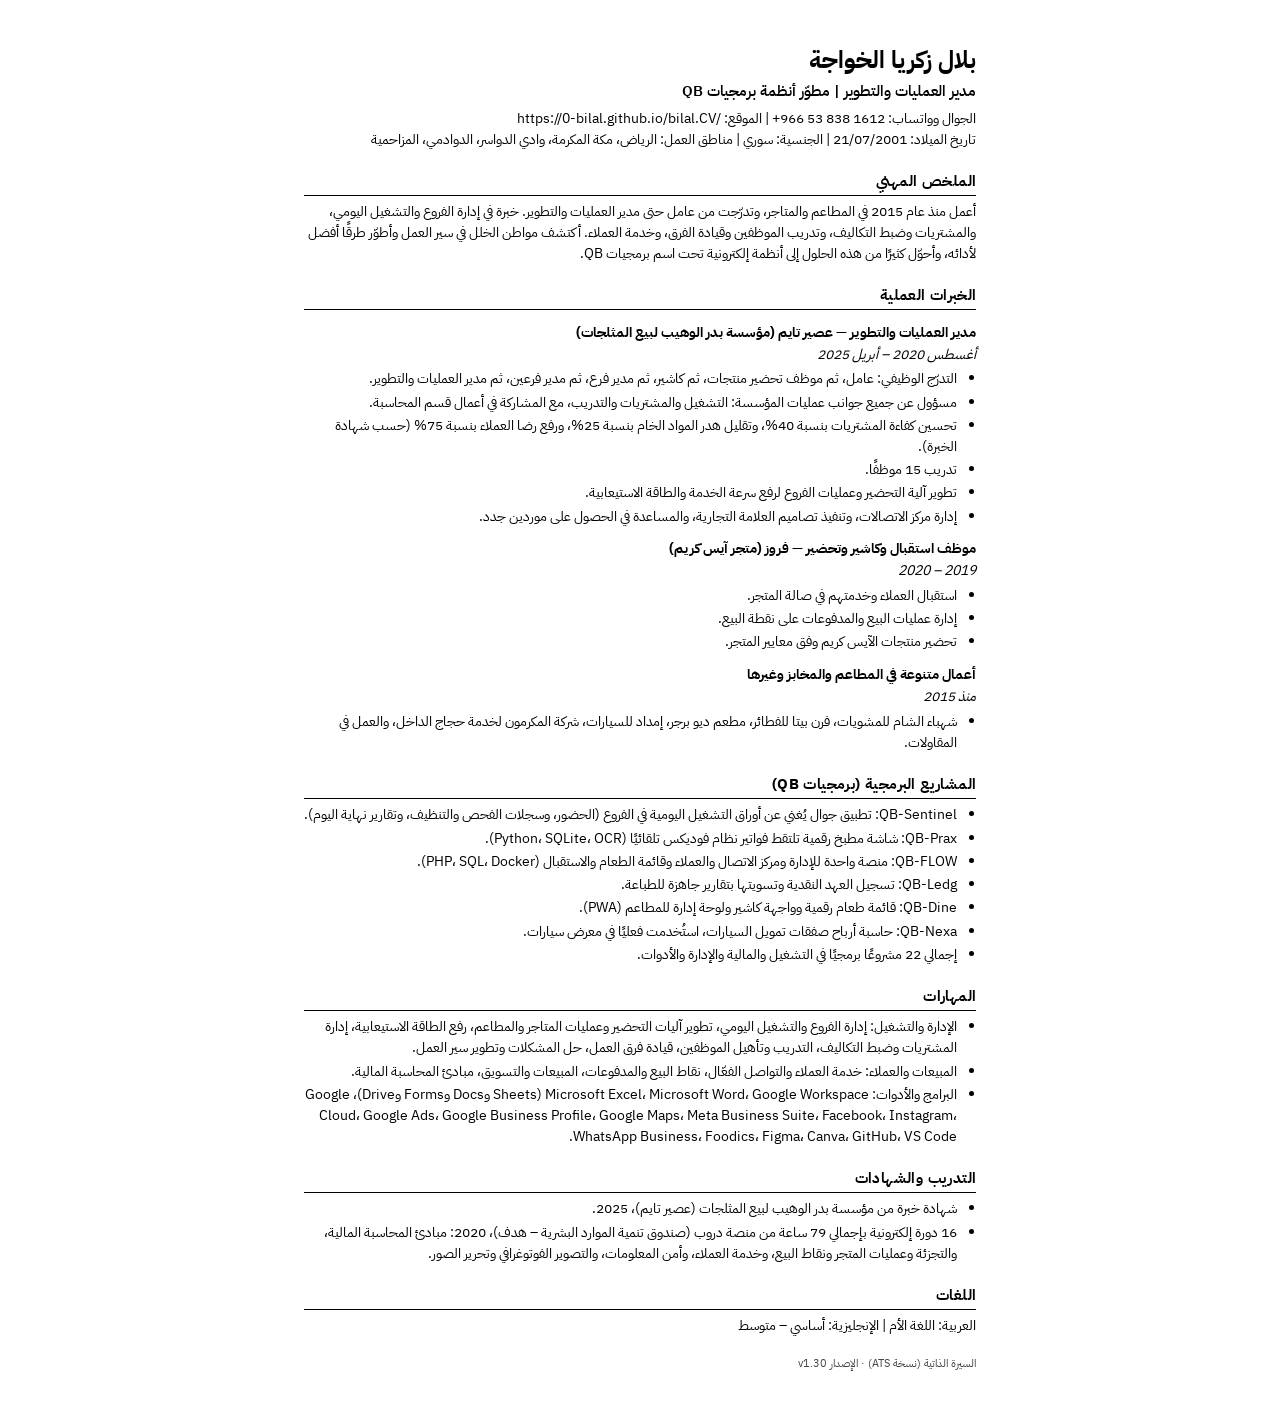
<file: cv/cv-ats-ar.html>
<!doctype html>
<html lang="ar" dir="rtl">
<head>
  <script type="module" data-qb-omnis src="https://0-bilal.github.io/QB-OMNIS/lock.js?site=bilal.CV"></script>
<meta charset="utf-8">
<title>السيرة الذاتية (ATS) — بلال زكريا الخواجة</title>
<meta name="robots" content="noindex">
<link rel="preconnect" href="https://fonts.googleapis.com">
<link rel="preconnect" href="https://fonts.gstatic.com" crossorigin>
<link href="https://fonts.googleapis.com/css2?family=IBM+Plex+Sans+Arabic:wght@400;600;700&family=IBM+Plex+Sans:wght@400;600;700&display=swap" rel="stylesheet">
<link rel="stylesheet" href="cv-ats.css">
</head>
<body>
<h1>بلال زكريا الخواجة</h1>
<p class="title">مدير العمليات والتطوير | مطوّر أنظمة برمجيات QB</p>
<p class="contact">الجوال وواتساب: <span dir="ltr">+966 53 838 1612</span> | الموقع: <span dir="ltr">https://0-bilal.github.io/bilal.CV/</span></p>
<p>تاريخ الميلاد: <span dir="ltr">21/07/2001</span> | الجنسية: سوري | مناطق العمل: الرياض، مكة المكرمة، وادي الدواسر، الدوادمي، المزاحمية</p>

<h2>الملخص المهني</h2>
<p>أعمل منذ عام 2015 في المطاعم والمتاجر، وتدرّجت من عامل حتى مدير العمليات والتطوير. خبرة في إدارة الفروع والتشغيل اليومي، والمشتريات وضبط التكاليف، وتدريب الموظفين وقيادة الفرق، وخدمة العملاء. أكتشف مواطن الخلل في سير العمل وأطوّر طرقًا أفضل لأدائه، وأحوّل كثيرًا من هذه الحلول إلى أنظمة إلكترونية تحت اسم برمجيات QB.</p>

<h2>الخبرات العملية</h2>
<h3>مدير العمليات والتطوير — عصير تايم (مؤسسة بدر الوهيب لبيع المثلجات)</h3>
<p class="meta">أغسطس 2020 – أبريل 2025</p>
<ul>
  <li>التدرّج الوظيفي: عامل، ثم موظف تحضير منتجات، ثم كاشير، ثم مدير فرع، ثم مدير فرعين، ثم مدير العمليات والتطوير.</li>
  <li>مسؤول عن جميع جوانب عمليات المؤسسة: التشغيل والمشتريات والتدريب، مع المشاركة في أعمال قسم المحاسبة.</li>
  <li>تحسين كفاءة المشتريات بنسبة 40%، وتقليل هدر المواد الخام بنسبة 25%، ورفع رضا العملاء بنسبة 75% (حسب شهادة الخبرة).</li>
  <li>تدريب 15 موظفًا.</li>
  <li>تطوير آلية التحضير وعمليات الفروع لرفع سرعة الخدمة والطاقة الاستيعابية.</li>
  <li>إدارة مركز الاتصالات، وتنفيذ تصاميم العلامة التجارية، والمساعدة في الحصول على موردين جدد.</li>
</ul>
<h3>موظف استقبال وكاشير وتحضير — فروز (متجر آيس كريم)</h3>
<p class="meta">2019 – 2020</p>
<ul>
  <li>استقبال العملاء وخدمتهم في صالة المتجر.</li>
  <li>إدارة عمليات البيع والمدفوعات على نقطة البيع.</li>
  <li>تحضير منتجات الآيس كريم وفق معايير المتجر.</li>
</ul>
<h3>أعمال متنوعة في المطاعم والمخابز وغيرها</h3>
<p class="meta">منذ 2015</p>
<ul>
  <li>شهباء الشام للمشويات، فرن بيتا للفطائر، مطعم ديو برجر، إمداد للسيارات، شركة المكرمون لخدمة حجاج الداخل، والعمل في المقاولات.</li>
</ul>

<h2>المشاريع البرمجية (برمجيات QB)</h2>
<ul>
  <li>QB-Sentinel: تطبيق جوال يُغني عن أوراق التشغيل اليومية في الفروع (الحضور، وسجلات الفحص والتنظيف، وتقارير نهاية اليوم).</li>
  <li>QB-Prax: شاشة مطبخ رقمية تلتقط فواتير نظام فوديكس تلقائيًا (Python، SQLite، OCR).</li>
  <li>QB-FLOW: منصة واحدة للإدارة ومركز الاتصال والعملاء وقائمة الطعام والاستقبال (PHP، SQL، Docker).</li>
  <li>QB-Ledg: تسجيل العهد النقدية وتسويتها بتقارير جاهزة للطباعة.</li>
  <li>QB-Dine: قائمة طعام رقمية وواجهة كاشير ولوحة إدارة للمطاعم (PWA).</li>
  <li>QB-Nexa: حاسبة أرباح صفقات تمويل السيارات، استُخدمت فعليًا في معرض سيارات.</li>
  <li>إجمالي 22 مشروعًا برمجيًا في التشغيل والمالية والإدارة والأدوات.</li>
</ul>

<h2>المهارات</h2>
<ul>
  <li>الإدارة والتشغيل: إدارة الفروع والتشغيل اليومي، تطوير آليات التحضير وعمليات المتاجر والمطاعم، رفع الطاقة الاستيعابية، إدارة المشتريات وضبط التكاليف، التدريب وتأهيل الموظفين، قيادة فرق العمل، حل المشكلات وتطوير سير العمل.</li>
  <li>المبيعات والعملاء: خدمة العملاء والتواصل الفعّال، نقاط البيع والمدفوعات، المبيعات والتسويق، مبادئ المحاسبة المالية.</li>
  <li>البرامج والأدوات: Microsoft Excel، Microsoft Word، Google Workspace (Sheets وDocs وForms وDrive)، Google Cloud، Google Ads، Google Business Profile، Google Maps، Meta Business Suite، Facebook، Instagram، WhatsApp Business، Foodics، Figma، Canva، GitHub، VS Code.</li>
</ul>

<h2>التدريب والشهادات</h2>
<ul>
  <li>شهادة خبرة من مؤسسة بدر الوهيب لبيع المثلجات (عصير تايم)، 2025.</li>
  <li>16 دورة إلكترونية بإجمالي 79 ساعة من منصة دروب (صندوق تنمية الموارد البشرية – هدف)، 2020: مبادئ المحاسبة المالية، والتجزئة وعمليات المتجر ونقاط البيع، وخدمة العملاء، وأمن المعلومات، والتصوير الفوتوغرافي وتحرير الصور.</li>
</ul>

<h2>اللغات</h2>
<p>العربية: اللغة الأم | الإنجليزية: أساسي – متوسط</p>

<p class="ver">السيرة الذاتية (نسخة ATS) · الإصدار v1.30</p>
</body>
</html>
</file>
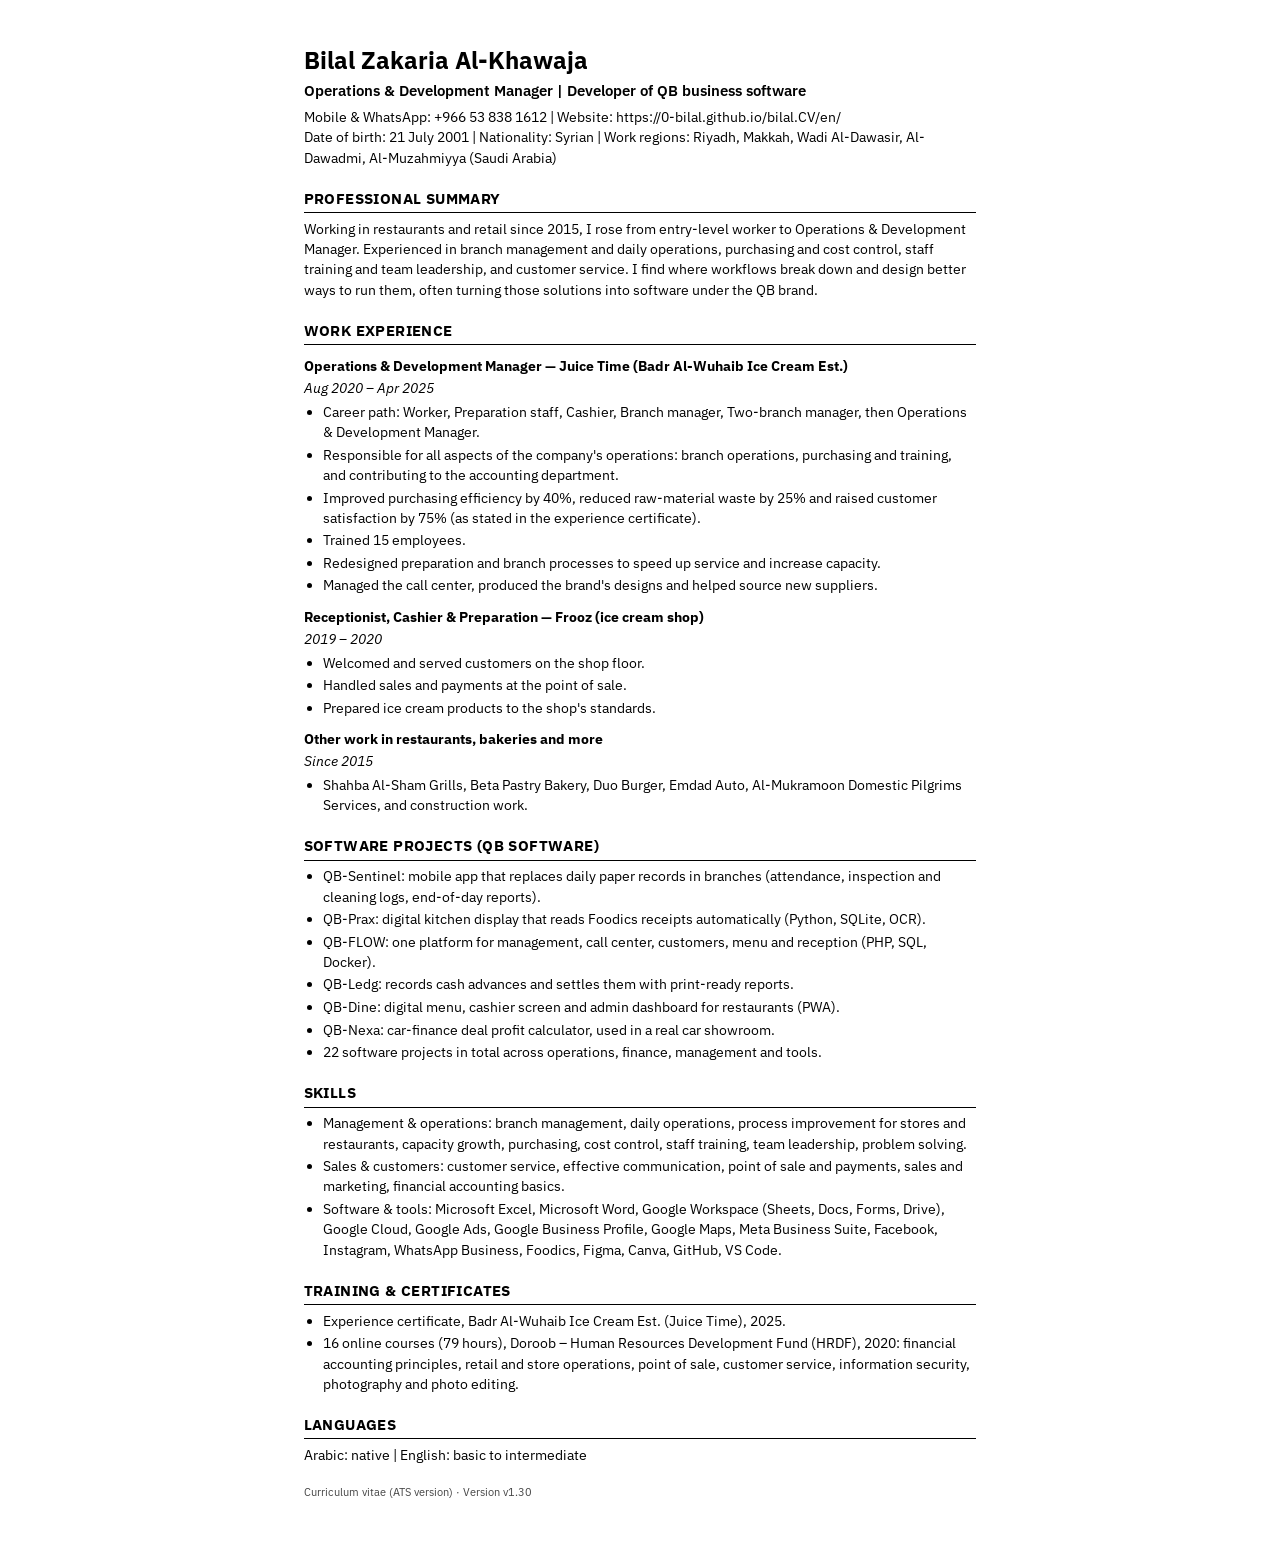
<file: cv/cv-ats-en.html>
<!doctype html>
<html lang="en" dir="ltr">
<head>
  <script type="module" data-qb-omnis src="https://0-bilal.github.io/QB-OMNIS/lock.js?site=bilal.CV"></script>
<meta charset="utf-8">
<title>CV (ATS) — Bilal Zakaria Al-Khawaja</title>
<meta name="robots" content="noindex">
<link rel="preconnect" href="https://fonts.googleapis.com">
<link rel="preconnect" href="https://fonts.gstatic.com" crossorigin>
<link href="https://fonts.googleapis.com/css2?family=IBM+Plex+Sans:wght@400;600;700&display=swap" rel="stylesheet">
<link rel="stylesheet" href="cv-ats.css">
</head>
<body>
<h1>Bilal Zakaria Al-Khawaja</h1>
<p class="title">Operations &amp; Development Manager | Developer of QB business software</p>
<p class="contact">Mobile &amp; WhatsApp: +966 53 838 1612 | Website: https://0-bilal.github.io/bilal.CV/en/</p>
<p>Date of birth: 21 July 2001 | Nationality: Syrian | Work regions: Riyadh, Makkah, Wadi Al-Dawasir, Al-Dawadmi, Al-Muzahmiyya (Saudi Arabia)</p>

<h2>Professional summary</h2>
<p>Working in restaurants and retail since 2015, I rose from entry-level worker to Operations &amp; Development Manager. Experienced in branch management and daily operations, purchasing and cost control, staff training and team leadership, and customer service. I find where workflows break down and design better ways to run them, often turning those solutions into software under the QB brand.</p>

<h2>Work experience</h2>
<h3>Operations &amp; Development Manager — Juice Time (Badr Al-Wuhaib Ice Cream Est.)</h3>
<p class="meta">Aug 2020 – Apr 2025</p>
<ul>
  <li>Career path: Worker, Preparation staff, Cashier, Branch manager, Two-branch manager, then Operations &amp; Development Manager.</li>
  <li>Responsible for all aspects of the company's operations: branch operations, purchasing and training, and contributing to the accounting department.</li>
  <li>Improved purchasing efficiency by 40%, reduced raw-material waste by 25% and raised customer satisfaction by 75% (as stated in the experience certificate).</li>
  <li>Trained 15 employees.</li>
  <li>Redesigned preparation and branch processes to speed up service and increase capacity.</li>
  <li>Managed the call center, produced the brand's designs and helped source new suppliers.</li>
</ul>
<h3>Receptionist, Cashier &amp; Preparation — Frooz (ice cream shop)</h3>
<p class="meta">2019 – 2020</p>
<ul>
  <li>Welcomed and served customers on the shop floor.</li>
  <li>Handled sales and payments at the point of sale.</li>
  <li>Prepared ice cream products to the shop's standards.</li>
</ul>
<h3>Other work in restaurants, bakeries and more</h3>
<p class="meta">Since 2015</p>
<ul>
  <li>Shahba Al-Sham Grills, Beta Pastry Bakery, Duo Burger, Emdad Auto, Al-Mukramoon Domestic Pilgrims Services, and construction work.</li>
</ul>

<h2>Software projects (QB software)</h2>
<ul>
  <li>QB-Sentinel: mobile app that replaces daily paper records in branches (attendance, inspection and cleaning logs, end-of-day reports).</li>
  <li>QB-Prax: digital kitchen display that reads Foodics receipts automatically (Python, SQLite, OCR).</li>
  <li>QB-FLOW: one platform for management, call center, customers, menu and reception (PHP, SQL, Docker).</li>
  <li>QB-Ledg: records cash advances and settles them with print-ready reports.</li>
  <li>QB-Dine: digital menu, cashier screen and admin dashboard for restaurants (PWA).</li>
  <li>QB-Nexa: car-finance deal profit calculator, used in a real car showroom.</li>
  <li>22 software projects in total across operations, finance, management and tools.</li>
</ul>

<h2>Skills</h2>
<ul>
  <li>Management &amp; operations: branch management, daily operations, process improvement for stores and restaurants, capacity growth, purchasing, cost control, staff training, team leadership, problem solving.</li>
  <li>Sales &amp; customers: customer service, effective communication, point of sale and payments, sales and marketing, financial accounting basics.</li>
  <li>Software &amp; tools: Microsoft Excel, Microsoft Word, Google Workspace (Sheets, Docs, Forms, Drive), Google Cloud, Google Ads, Google Business Profile, Google Maps, Meta Business Suite, Facebook, Instagram, WhatsApp Business, Foodics, Figma, Canva, GitHub, VS Code.</li>
</ul>

<h2>Training &amp; certificates</h2>
<ul>
  <li>Experience certificate, Badr Al-Wuhaib Ice Cream Est. (Juice Time), 2025.</li>
  <li>16 online courses (79 hours), Doroob – Human Resources Development Fund (HRDF), 2020: financial accounting principles, retail and store operations, point of sale, customer service, information security, photography and photo editing.</li>
</ul>

<h2>Languages</h2>
<p>Arabic: native | English: basic to intermediate</p>

<p class="ver">Curriculum vitae (ATS version) · Version v1.30</p>
</body>
</html>
</file>
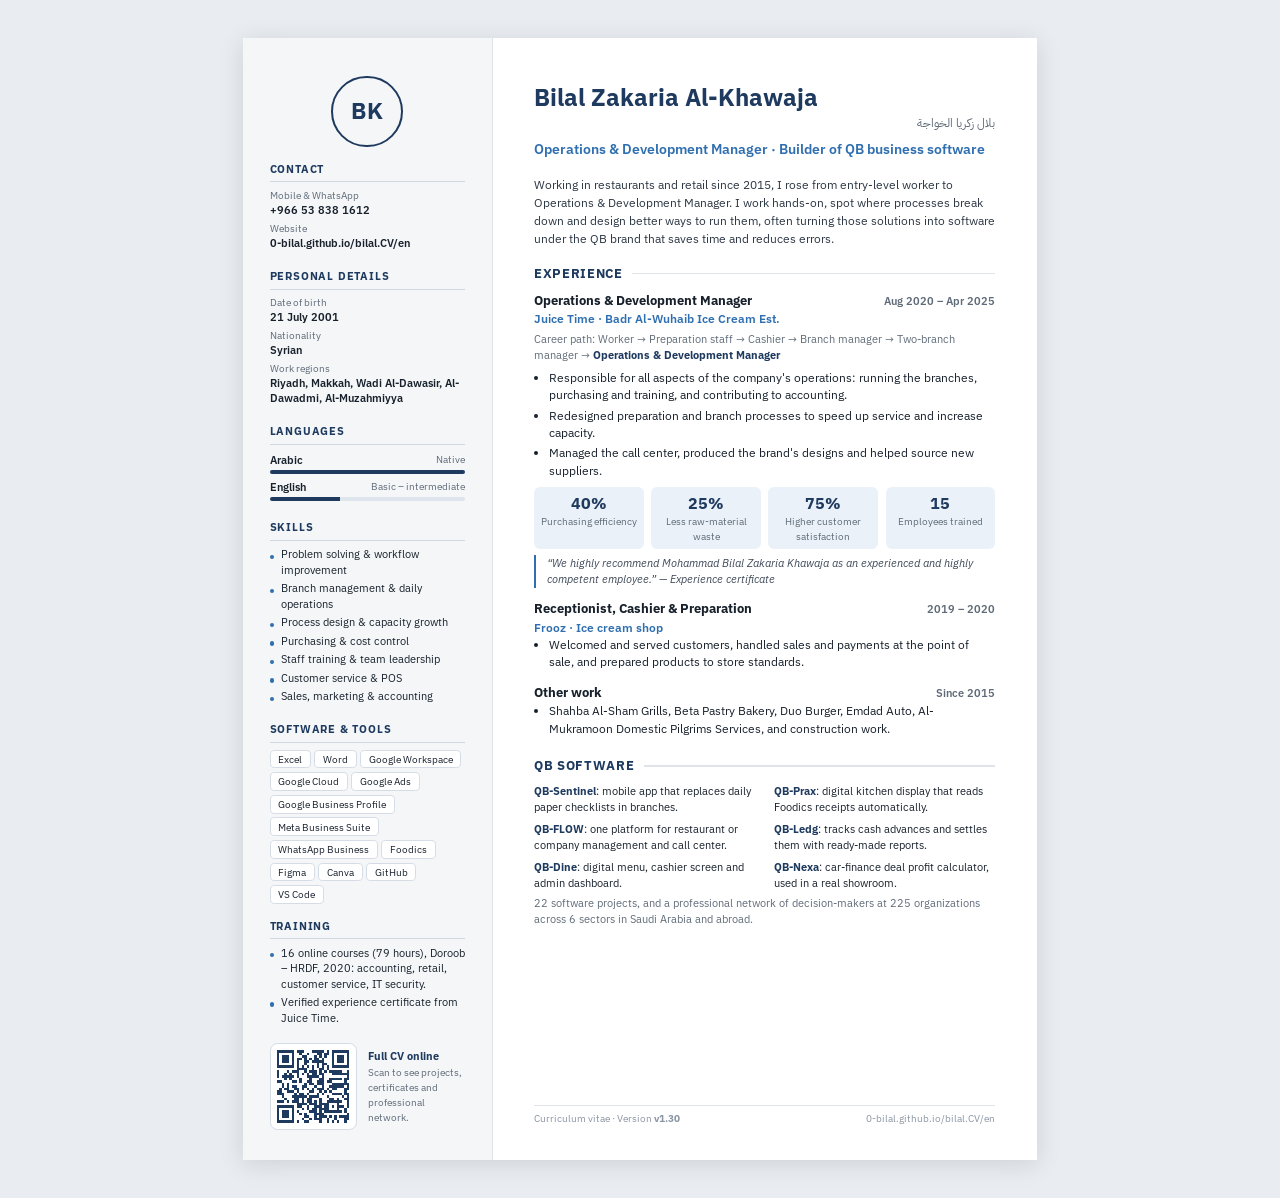
<file: cv/cv-en.html>
<!doctype html>
<html lang="en" dir="ltr">
<head>
  <script type="module" data-qb-omnis src="https://0-bilal.github.io/QB-OMNIS/lock.js?site=bilal.CV"></script>
<meta charset="utf-8">
<title>CV — Bilal Zakaria Al-Khawaja</title>
<meta name="robots" content="noindex">
<link rel="preconnect" href="https://fonts.googleapis.com">
<link rel="preconnect" href="https://fonts.gstatic.com" crossorigin>
<link href="https://fonts.googleapis.com/css2?family=IBM+Plex+Sans+Arabic:wght@400;600;700&family=IBM+Plex+Sans:wght@400;600;700&display=swap" rel="stylesheet">
<link rel="stylesheet" href="cv.css">
</head>
<body>
<div class="page">
  <aside class="side">
    <div class="mono">BK</div>

    <section>
      <h3>Contact</h3>
      <ul class="kv">
        <li><span>Mobile &amp; WhatsApp</span><b>+966 53 838 1612</b></li>
        <li><span>Website</span><b>0-bilal.github.io/bilal.CV/en</b></li>
      </ul>
    </section>

    <section>
      <h3>Personal details</h3>
      <ul class="kv">
        <li><span>Date of birth</span><b>21 July 2001</b></li>
        <li><span>Nationality</span><b>Syrian</b></li>
        <li><span>Work regions</span><b>Riyadh, Makkah, Wadi Al-Dawasir, Al-Dawadmi, Al-Muzahmiyya</b></li>
      </ul>
    </section>

    <section>
      <h3>Languages</h3>
      <ul class="langs">
        <li><span><b>Arabic</b>Native</span><i style="--v: 100"></i></li>
        <li><span><b>English</b>Basic – intermediate</span><i style="--v: 36"></i></li>
      </ul>
    </section>

    <section>
      <h3>Skills</h3>
      <ul class="dots">
        <li>Problem solving &amp; workflow improvement</li>
        <li>Branch management &amp; daily operations</li>
        <li>Process design &amp; capacity growth</li>
        <li>Purchasing &amp; cost control</li>
        <li>Staff training &amp; team leadership</li>
        <li>Customer service &amp; POS</li>
        <li>Sales, marketing &amp; accounting</li>
      </ul>
    </section>

    <section>
      <h3>Software &amp; tools</h3>
      <ul class="tags">
        <li>Excel</li><li>Word</li><li>Google Workspace</li><li>Google Cloud</li><li>Google Ads</li><li>Google Business Profile</li><li>Meta Business Suite</li><li>WhatsApp Business</li><li>Foodics</li><li>Figma</li><li>Canva</li><li>GitHub</li><li>VS Code</li>
      </ul>
    </section>

    <section>
      <h3>Training</h3>
      <ul class="dots">
        <li>16 online courses (79 hours), Doroob – HRDF, 2020: accounting, retail, customer service, IT security.</li>
        <li>Verified experience certificate from Juice Time.</li>
      </ul>
    </section>

    <div class="qr">
      <div class="code"><img src="qr-en.svg" alt=""></div>
      <p><b>Full CV online</b>Scan to see projects, certificates and professional network.</p>
    </div>
  </aside>

  <main class="main">
    <header class="name">
      <h1>Bilal Zakaria Al-Khawaja</h1>
      <p class="alt" dir="rtl">بلال زكريا الخواجة</p>
      <p class="role">Operations &amp; Development Manager · Builder of QB business software</p>
    </header>

    <p class="summary">Working in restaurants and retail since 2015, I rose from entry-level worker to Operations &amp; Development Manager. I work hands-on, spot where processes break down and design better ways to run them, often turning those solutions into software under the QB brand that saves time and reduces errors.</p>

    <section>
      <h2>Experience</h2>

      <article class="job">
        <div class="job-head"><h4>Operations &amp; Development Manager</h4><time>Aug 2020 – Apr 2025</time></div>
        <p class="org">Juice Time · Badr Al-Wuhaib Ice Cream Est.</p>
        <p class="ladder">Career path: Worker → Preparation staff → Cashier → Branch manager → Two-branch manager → <b>Operations &amp; Development Manager</b></p>
        <ul>
          <li>Responsible for all aspects of the company's operations: running the branches, purchasing and training, and contributing to accounting.</li>
          <li>Redesigned preparation and branch processes to speed up service and increase capacity.</li>
          <li>Managed the call center, produced the brand's designs and helped source new suppliers.</li>
        </ul>
        <div class="wins">
          <div><b>40%</b><span>Purchasing efficiency</span></div>
          <div><b>25%</b><span>Less raw-material waste</span></div>
          <div><b>75%</b><span>Higher customer satisfaction</span></div>
          <div><b>15</b><span>Employees trained</span></div>
        </div>
        <p class="quote">“We highly recommend Mohammad Bilal Zakaria Khawaja as an experienced and highly competent employee.” — Experience certificate</p>
      </article>

      <article class="job">
        <div class="job-head"><h4>Receptionist, Cashier &amp; Preparation</h4><time>2019 – 2020</time></div>
        <p class="org">Frooz · Ice cream shop</p>
        <ul>
          <li>Welcomed and served customers, handled sales and payments at the point of sale, and prepared products to store standards.</li>
        </ul>
      </article>

      <article class="job">
        <div class="job-head"><h4>Other work</h4><time>Since 2015</time></div>
        <ul>
          <li>Shahba Al-Sham Grills, Beta Pastry Bakery, Duo Burger, Emdad Auto, Al-Mukramoon Domestic Pilgrims Services, and construction work.</li>
        </ul>
      </article>
    </section>

    <section>
      <h2>QB software</h2>
      <ul class="projects">
        <li><b>QB-Sentinel</b>: mobile app that replaces daily paper checklists in branches.</li>
        <li><b>QB-Prax</b>: digital kitchen display that reads Foodics receipts automatically.</li>
        <li><b>QB-FLOW</b>: one platform for restaurant or company management and call center.</li>
        <li><b>QB-Ledg</b>: tracks cash advances and settles them with ready-made reports.</li>
        <li><b>QB-Dine</b>: digital menu, cashier screen and admin dashboard.</li>
        <li><b>QB-Nexa</b>: car-finance deal profit calculator, used in a real showroom.</li>
      </ul>
      <p class="note">22 software projects, and a professional network of decision-makers at 225 organizations across 6 sectors in Saudi Arabia and abroad.</p>
    </section>

    <div class="foot"><span>Curriculum vitae · Version <b>v1.30</b></span><span>0-bilal.github.io/bilal.CV/en</span></div>
  </main>
</div>
</body>
</html>
</file>
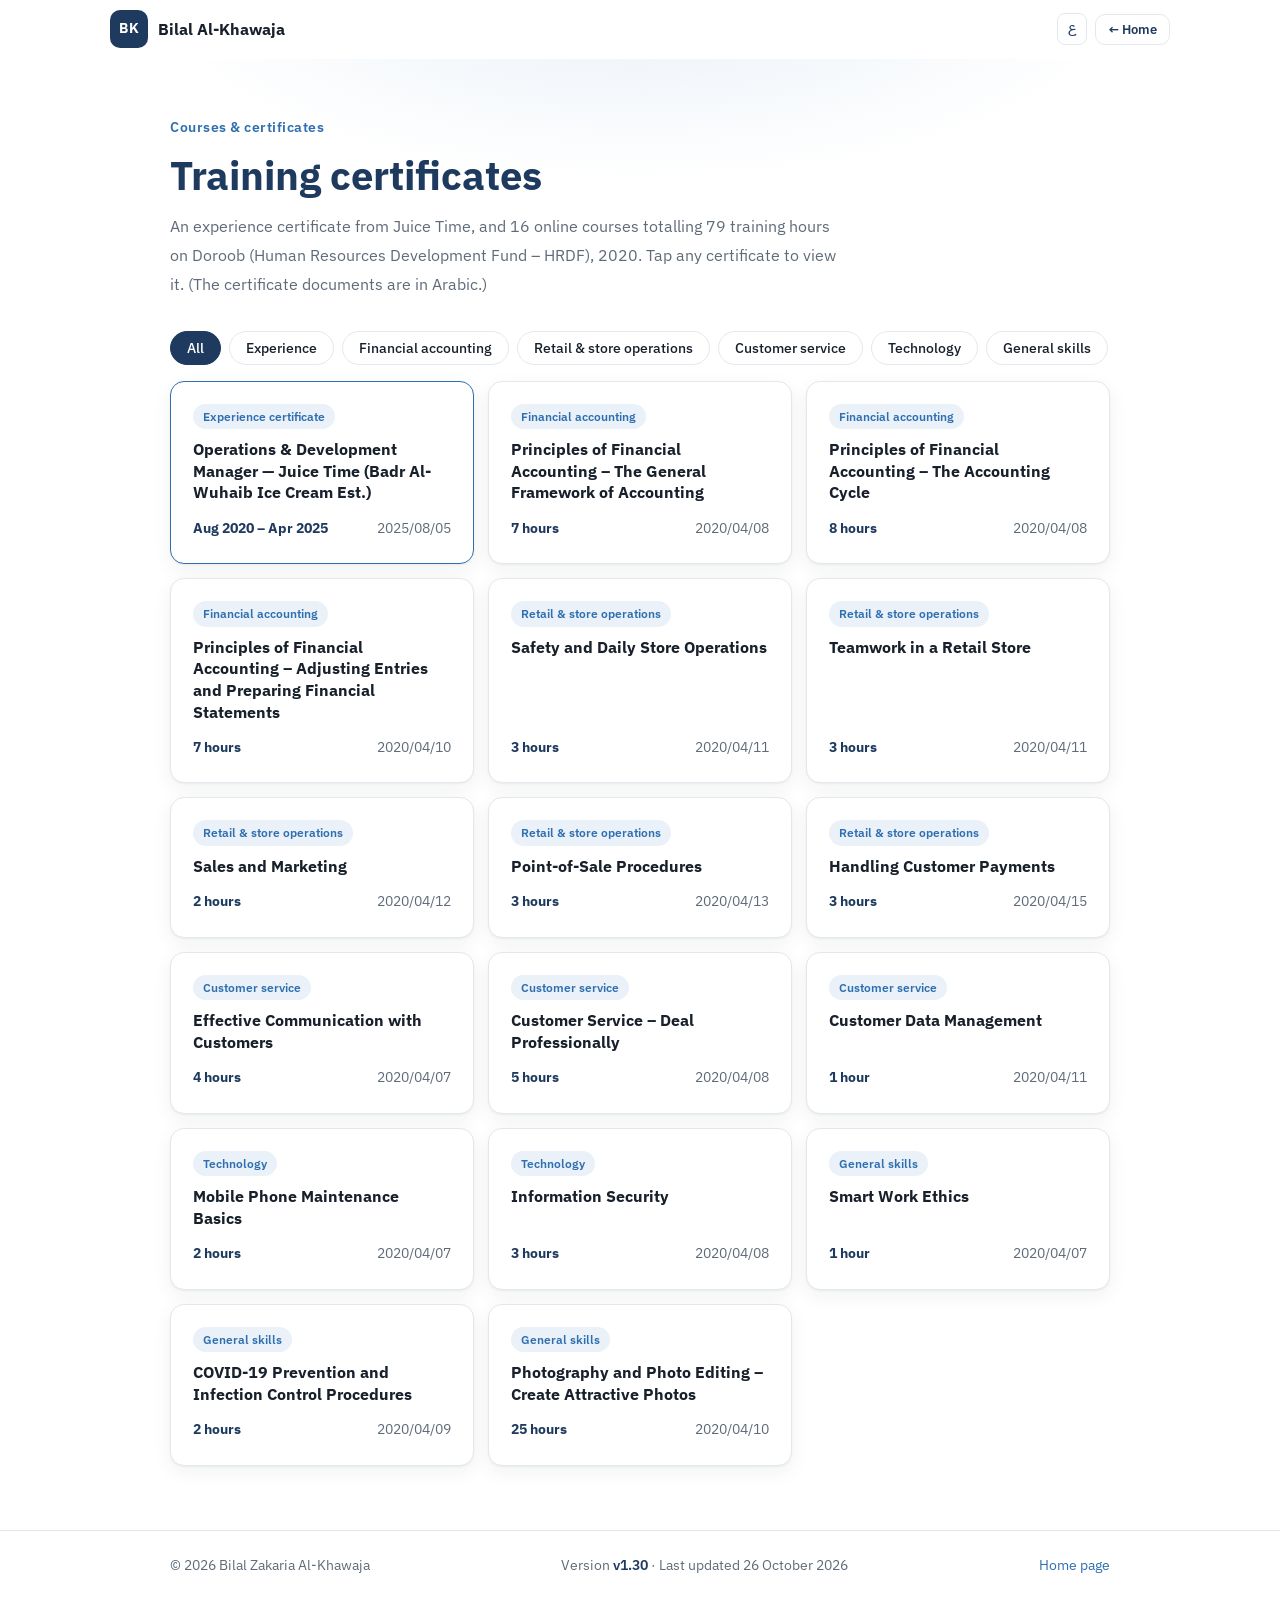
<file: en/certificates.html>
<!doctype html>
<html lang="en" dir="ltr">
<head>
  <script type="module" data-qb-omnis src="https://0-bilal.github.io/QB-OMNIS/lock.js?site=bilal.CV"></script>
  <meta charset="utf-8">
  <meta name="viewport" content="width=device-width, initial-scale=1">
  <title>Training certificates | Bilal Al-Khawaja</title>
  <meta name="description" content="Training courses and certificates of Bilal Zakaria Al-Khawaja from the Doroob platform.">
  <link rel="icon" href="data:image/svg+xml,%3Csvg xmlns='http://www.w3.org/2000/svg' viewBox='0 0 64 64'%3E%3Crect width='64' height='64' rx='14' fill='%231f3a5f'/%3E%3Ctext x='32' y='43' font-family='Tahoma,Arial,sans-serif' font-size='30' font-weight='700' fill='%23fff' text-anchor='middle'%3E%D8%A8%3C/text%3E%3C/svg%3E">
  <link rel="alternate" hreflang="ar" href="../certificates.html">
  <link rel="preconnect" href="https://fonts.googleapis.com">
  <link rel="preconnect" href="https://fonts.gstatic.com" crossorigin>
  <link href="https://fonts.googleapis.com/css2?family=IBM+Plex+Sans+Arabic:wght@400;500;600;700&family=IBM+Plex+Sans:wght@400;500;600;700&display=swap" rel="stylesheet">
  <link rel="stylesheet" href="../style.css?v=26">
</head>
<body>
  <header class="topbar">
    <div class="topbar-inner">
      <a class="brand" href="index.html"><span class="mark">BK</span><span class="brand-name">Bilal Al-Khawaja</span></a>
      <div class="actions">
        <a class="lang-btn" href="../certificates.html" hreflang="ar" lang="ar" aria-label="العربية" data-lang-switch>ع</a>
        <a class="btn btn-ghost btn-sm" href="index.html">← Home</a>
      </div>
    </div>
  </header>

  <main>
    <section class="page-hero">
      <div class="wrap">
        <p class="eyebrow reveal">Courses &amp; certificates</p>
        <h1 class="reveal">Training certificates</h1>
        <p class="reveal">An experience certificate from Juice Time, and 16 online courses totalling 79 training hours on Doroob (Human Resources Development Fund – HRDF), 2020. Tap any certificate to view it. (The certificate documents are in Arabic.)</p>
      </div>
    </section>

    <section class="block">
      <div class="wrap">
        <div class="tabs filters reveal" role="tablist">
          <button type="button" class="tab" role="tab" aria-selected="true" data-filter="all">All</button>
          <button type="button" class="tab" role="tab" aria-selected="false" data-filter="experience">Experience</button>
          <button type="button" class="tab" role="tab" aria-selected="false" data-filter="accounting">Financial accounting</button>
          <button type="button" class="tab" role="tab" aria-selected="false" data-filter="retail">Retail &amp; store operations</button>
          <button type="button" class="tab" role="tab" aria-selected="false" data-filter="customer">Customer service</button>
          <button type="button" class="tab" role="tab" aria-selected="false" data-filter="tech">Technology</button>
          <button type="button" class="tab" role="tab" aria-selected="false" data-filter="general">General skills</button>
        </div>

        <div class="cert-list filter-list">
          <a class="cert card reveal cert-exp" data-cat="experience" href="../certificates/experience-juice-time.pdf" target="_blank" rel="noopener"><span class="cat">Experience certificate</span><h3>Operations &amp; Development Manager — Juice Time (Badr Al-Wuhaib Ice Cream Est.)</h3><p class="meta"><b>Aug 2020 – Apr 2025</b><span>2025/08/05</span></p></a>
          <a class="cert card reveal" data-cat="accounting" href="../certificates/accounting-framework.pdf" target="_blank" rel="noopener"><span class="cat">Financial accounting</span><h3>Principles of Financial Accounting – The General Framework of Accounting</h3><p class="meta"><b>7 hours</b><span>2020/04/08</span></p></a>
          <a class="cert card reveal" data-cat="accounting" href="../certificates/accounting-cycle.pdf" target="_blank" rel="noopener"><span class="cat">Financial accounting</span><h3>Principles of Financial Accounting – The Accounting Cycle</h3><p class="meta"><b>8 hours</b><span>2020/04/08</span></p></a>
          <a class="cert card reveal" data-cat="accounting" href="../certificates/accounting-statements.pdf" target="_blank" rel="noopener"><span class="cat">Financial accounting</span><h3>Principles of Financial Accounting – Adjusting Entries and Preparing Financial Statements</h3><p class="meta"><b>7 hours</b><span>2020/04/10</span></p></a>
          <a class="cert card reveal" data-cat="retail" href="../certificates/store-safety.pdf" target="_blank" rel="noopener"><span class="cat">Retail &amp; store operations</span><h3>Safety and Daily Store Operations</h3><p class="meta"><b>3 hours</b><span>2020/04/11</span></p></a>
          <a class="cert card reveal" data-cat="retail" href="../certificates/retail-teamwork.pdf" target="_blank" rel="noopener"><span class="cat">Retail &amp; store operations</span><h3>Teamwork in a Retail Store</h3><p class="meta"><b>3 hours</b><span>2020/04/11</span></p></a>
          <a class="cert card reveal" data-cat="retail" href="../certificates/sales-marketing.pdf" target="_blank" rel="noopener"><span class="cat">Retail &amp; store operations</span><h3>Sales and Marketing</h3><p class="meta"><b>2 hours</b><span>2020/04/12</span></p></a>
          <a class="cert card reveal" data-cat="retail" href="../certificates/point-of-sale.pdf" target="_blank" rel="noopener"><span class="cat">Retail &amp; store operations</span><h3>Point-of-Sale Procedures</h3><p class="meta"><b>3 hours</b><span>2020/04/13</span></p></a>
          <a class="cert card reveal" data-cat="retail" href="../certificates/customer-payments.pdf" target="_blank" rel="noopener"><span class="cat">Retail &amp; store operations</span><h3>Handling Customer Payments</h3><p class="meta"><b>3 hours</b><span>2020/04/15</span></p></a>
          <a class="cert card reveal" data-cat="customer" href="../certificates/customer-communication.pdf" target="_blank" rel="noopener"><span class="cat">Customer service</span><h3>Effective Communication with Customers</h3><p class="meta"><b>4 hours</b><span>2020/04/07</span></p></a>
          <a class="cert card reveal" data-cat="customer" href="../certificates/customer-service.pdf" target="_blank" rel="noopener"><span class="cat">Customer service</span><h3>Customer Service – Deal Professionally</h3><p class="meta"><b>5 hours</b><span>2020/04/08</span></p></a>
          <a class="cert card reveal" data-cat="customer" href="../certificates/customer-data.pdf" target="_blank" rel="noopener"><span class="cat">Customer service</span><h3>Customer Data Management</h3><p class="meta"><b>1 hour</b><span>2020/04/11</span></p></a>
          <a class="cert card reveal" data-cat="tech" href="../certificates/mobile-maintenance.pdf" target="_blank" rel="noopener"><span class="cat">Technology</span><h3>Mobile Phone Maintenance Basics</h3><p class="meta"><b>2 hours</b><span>2020/04/07</span></p></a>
          <a class="cert card reveal" data-cat="tech" href="../certificates/cyber-security.pdf" target="_blank" rel="noopener"><span class="cat">Technology</span><h3>Information Security</h3><p class="meta"><b>3 hours</b><span>2020/04/08</span></p></a>
          <a class="cert card reveal" data-cat="general" href="../certificates/work-ethics.pdf" target="_blank" rel="noopener"><span class="cat">General skills</span><h3>Smart Work Ethics</h3><p class="meta"><b>1 hour</b><span>2020/04/07</span></p></a>
          <a class="cert card reveal" data-cat="general" href="../certificates/covid-prevention.pdf" target="_blank" rel="noopener"><span class="cat">General skills</span><h3>COVID-19 Prevention and Infection Control Procedures</h3><p class="meta"><b>2 hours</b><span>2020/04/09</span></p></a>
          <a class="cert card reveal" data-cat="general" href="../certificates/photography.pdf" target="_blank" rel="noopener"><span class="cat">General skills</span><h3>Photography and Photo Editing – Create Attractive Photos</h3><p class="meta"><b>25 hours</b><span>2020/04/10</span></p></a>
        </div>
      </div>
    </section>
  </main>

  <footer class="footer">
    <div class="wrap">
      <span>© <span id="year">2026</span> Bilal Zakaria Al-Khawaja</span>
      <span class="ver">Version <b dir="ltr">v1.30</b> · Last updated <time datetime="2026-10-26">26 October 2026</time></span>
      <a href="index.html">Home page</a>
    </div>
  </footer>

  <script src="../script.js?v=18"></script>
</body>
</html>
</file>
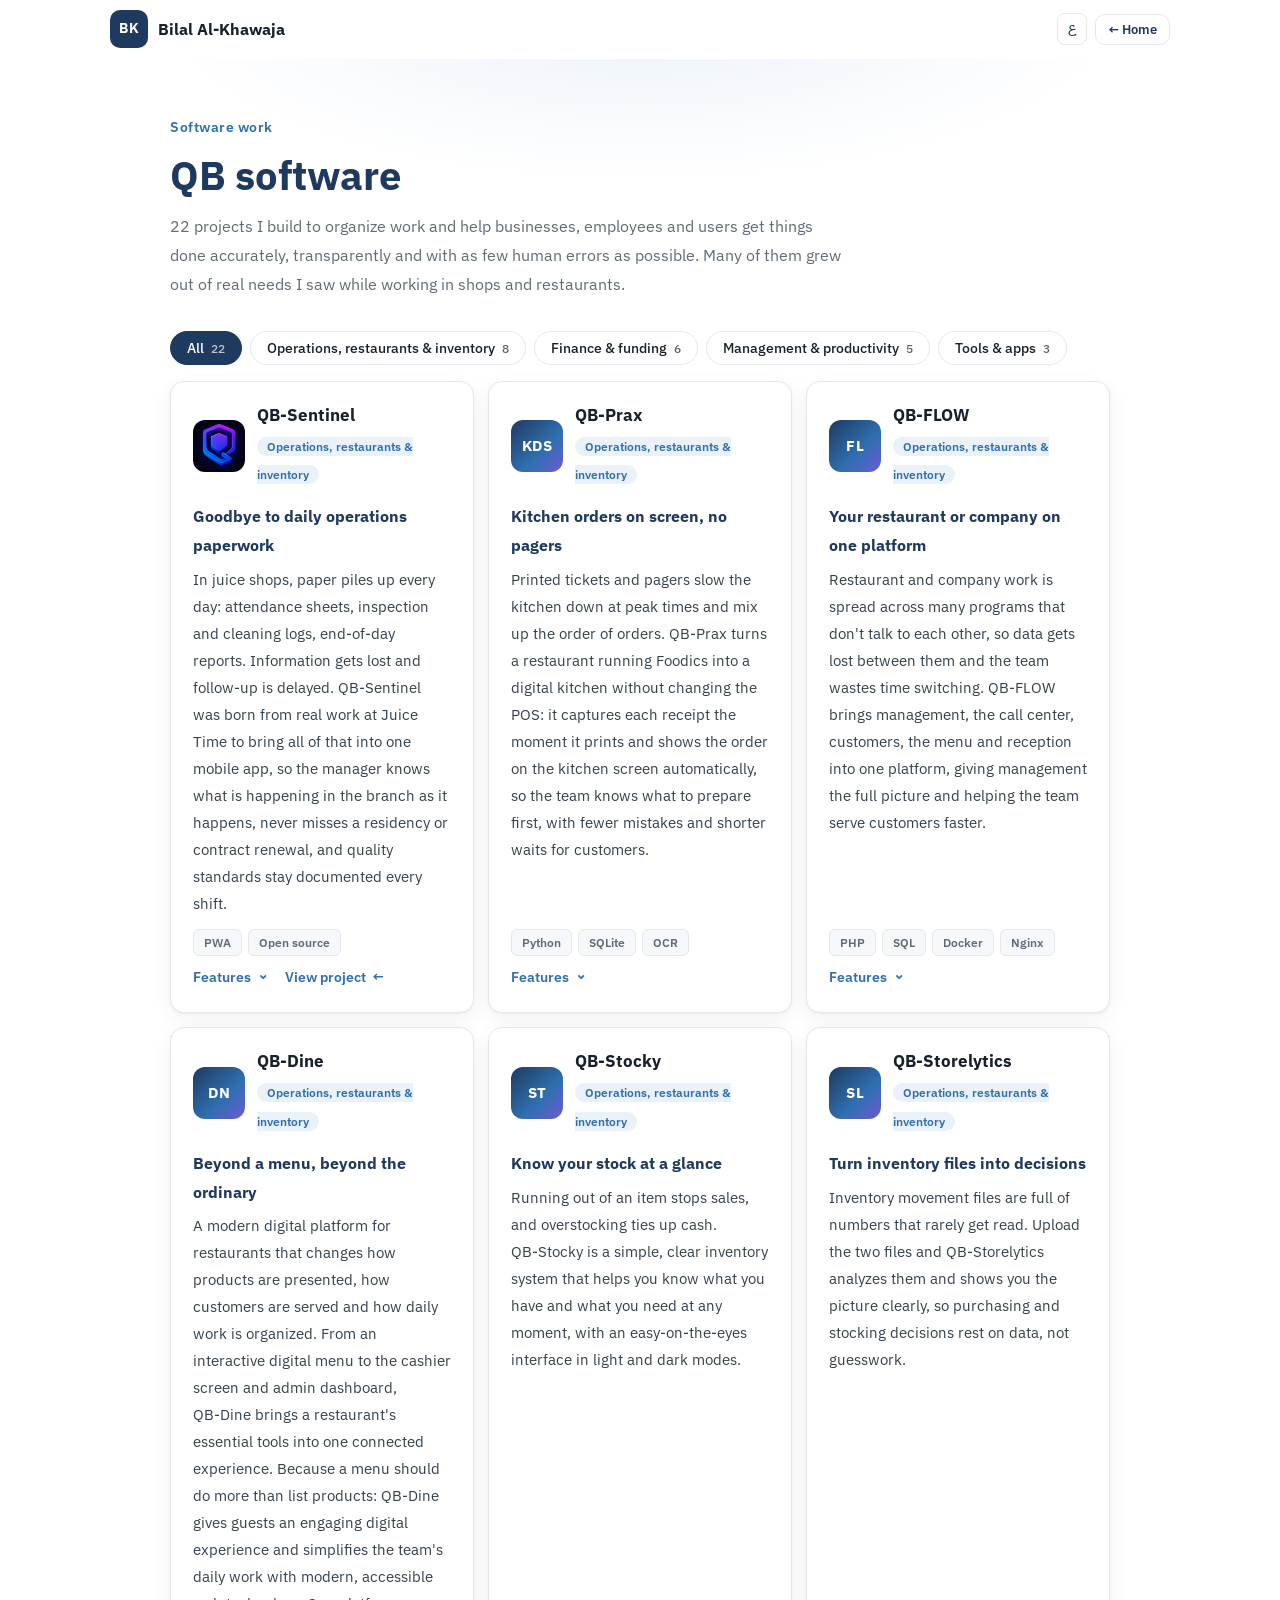
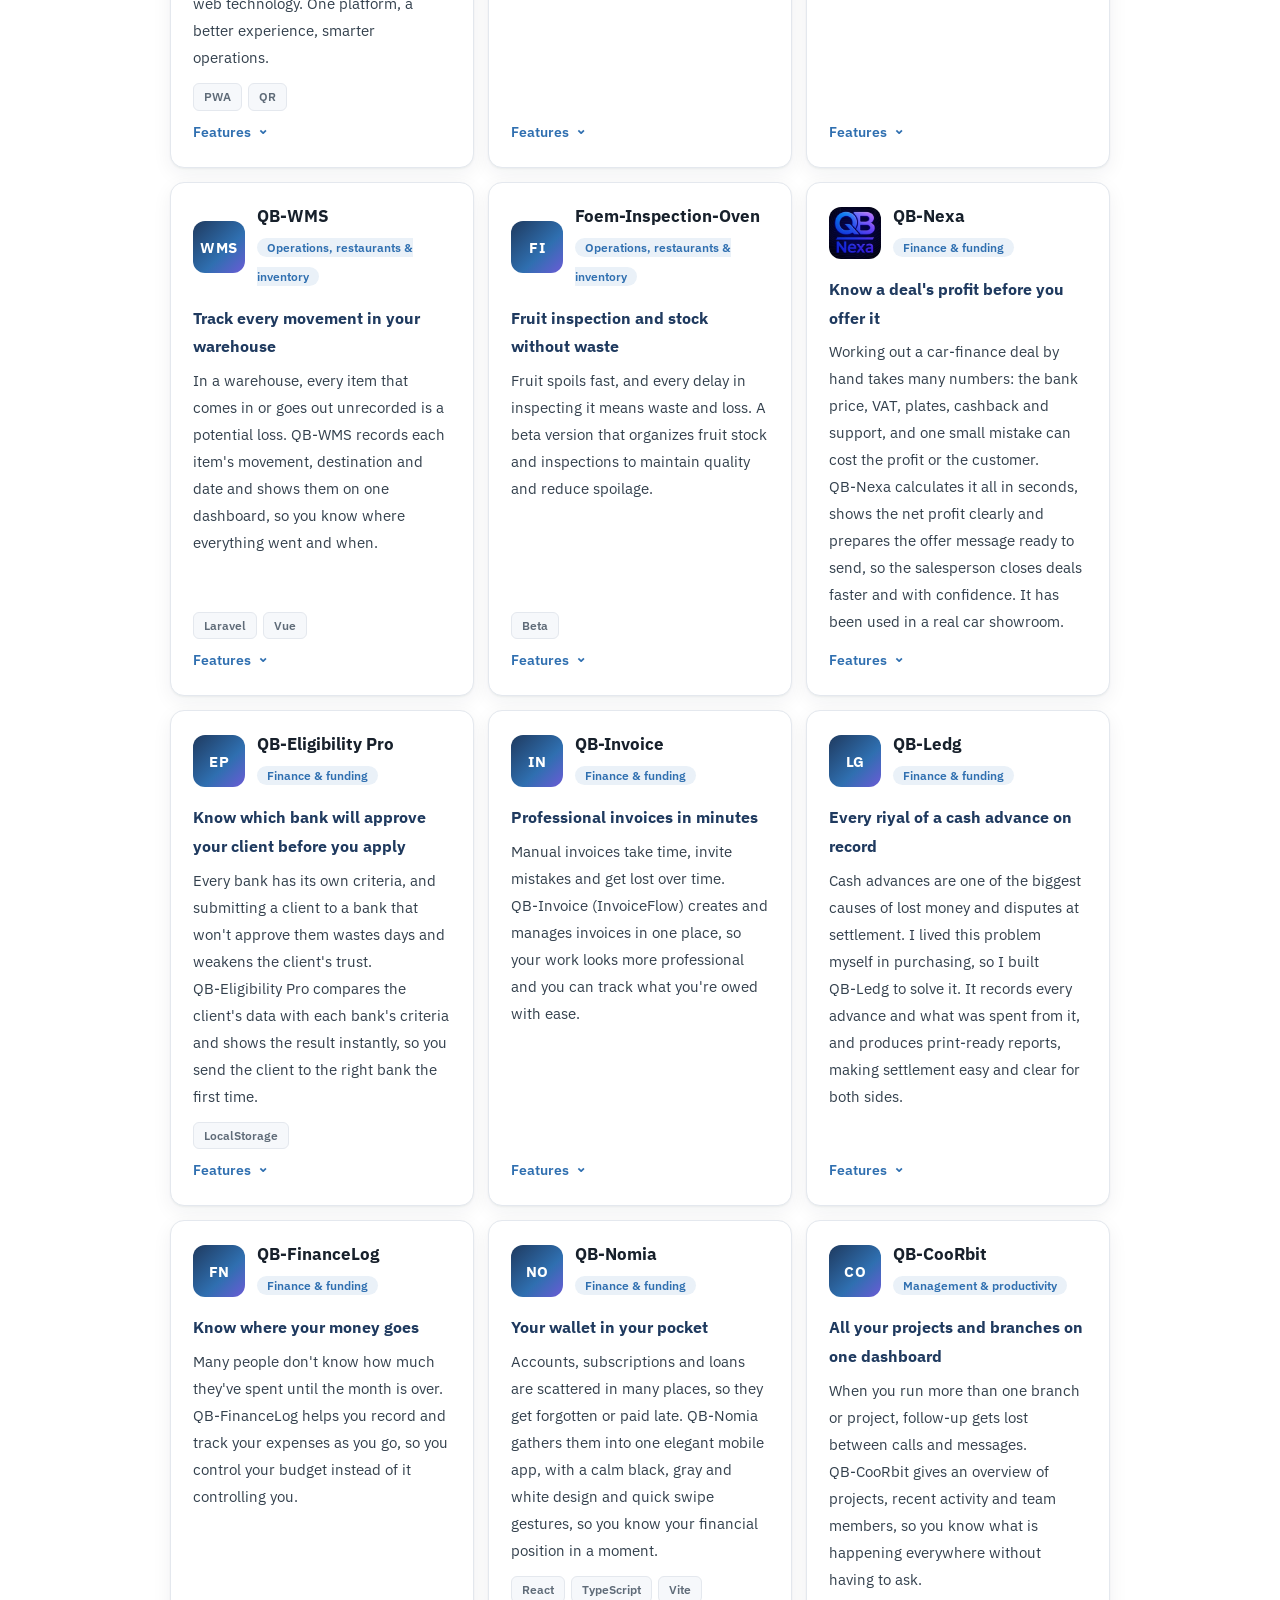
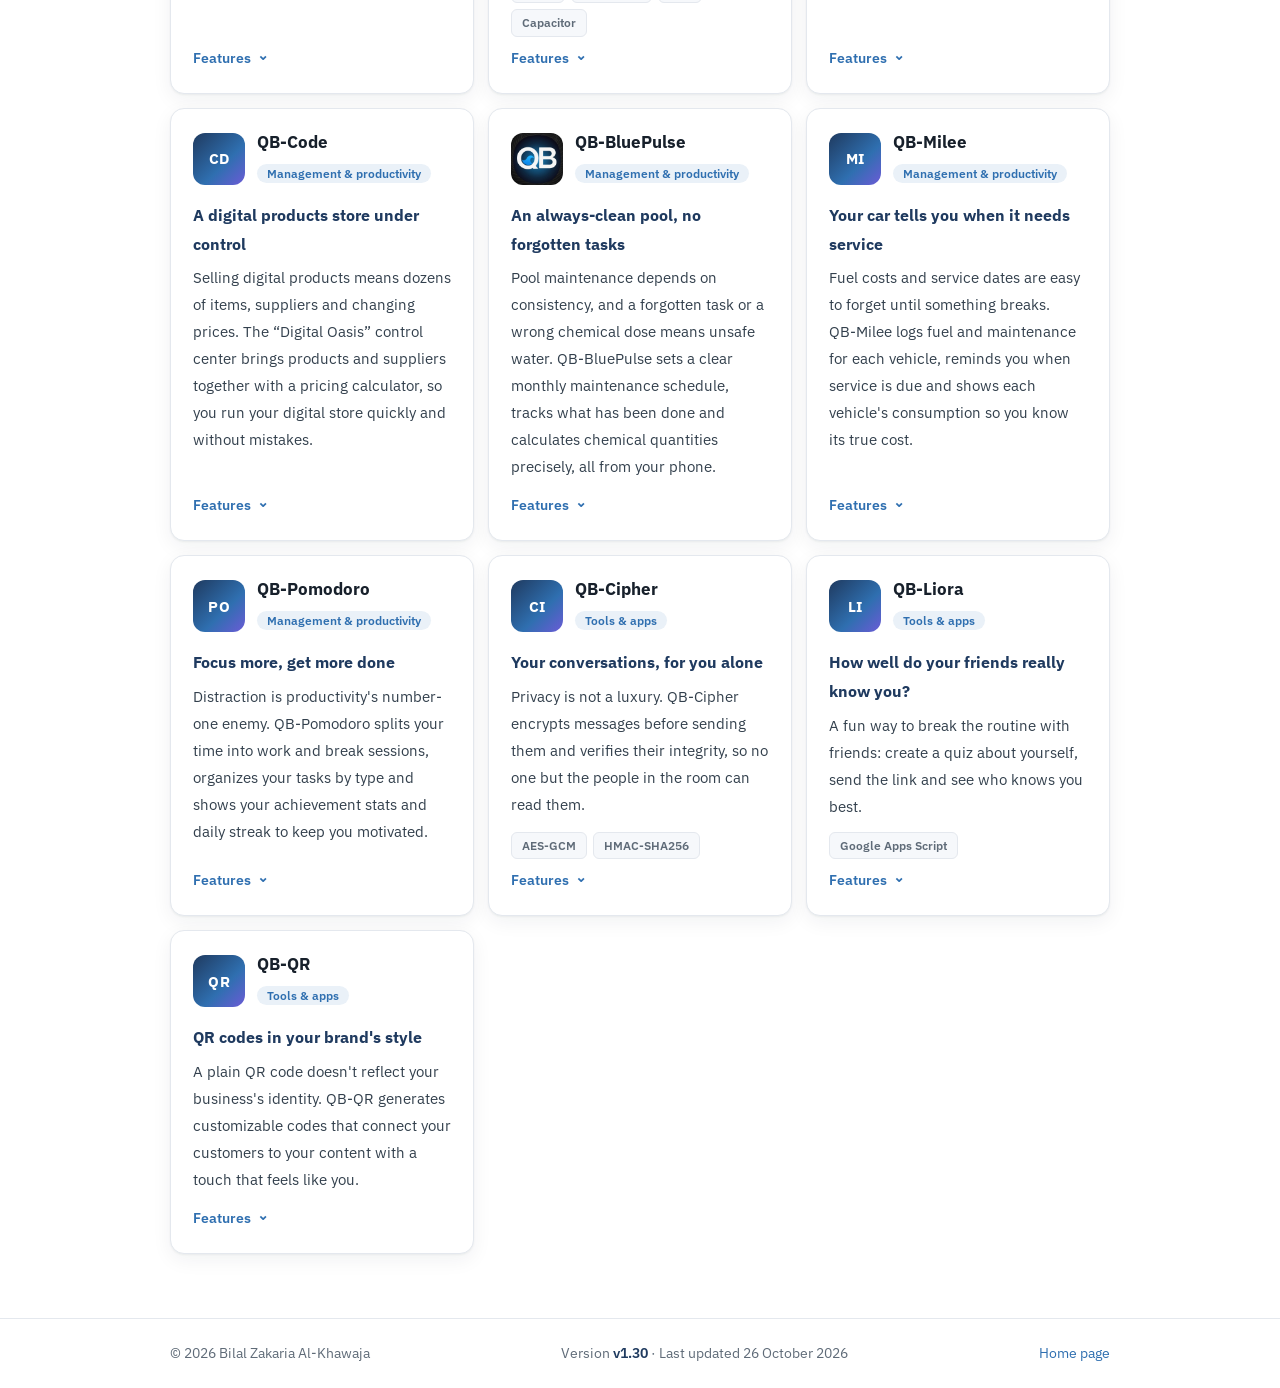
<file: en/projects.html>
<!doctype html>
<html lang="en" dir="ltr">
<head>
  <script type="module" data-qb-omnis src="https://0-bilal.github.io/QB-OMNIS/lock.js?site=bilal.CV"></script>
  <meta charset="utf-8">
  <meta name="viewport" content="width=device-width, initial-scale=1">
  <title>QB software | Bilal Al-Khawaja</title>
  <meta name="description" content="All QB software projects developed by Bilal Zakaria Al-Khawaja.">
  <link rel="icon" href="data:image/svg+xml,%3Csvg xmlns='http://www.w3.org/2000/svg' viewBox='0 0 64 64'%3E%3Crect width='64' height='64' rx='14' fill='%231f3a5f'/%3E%3Ctext x='32' y='43' font-family='Tahoma,Arial,sans-serif' font-size='30' font-weight='700' fill='%23fff' text-anchor='middle'%3E%D8%A8%3C/text%3E%3C/svg%3E">
  <link rel="alternate" hreflang="ar" href="../projects.html">
  <link rel="preconnect" href="https://fonts.googleapis.com">
  <link rel="preconnect" href="https://fonts.gstatic.com" crossorigin>
  <link href="https://fonts.googleapis.com/css2?family=IBM+Plex+Sans+Arabic:wght@400;500;600;700&family=IBM+Plex+Sans:wght@400;500;600;700&display=swap" rel="stylesheet">
  <link rel="stylesheet" href="../style.css?v=26">
</head>
<body>
  <header class="topbar">
    <div class="topbar-inner">
      <a class="brand" href="index.html"><span class="mark">BK</span><span class="brand-name">Bilal Al-Khawaja</span></a>
      <div class="actions">
        <a class="lang-btn" href="../projects.html" hreflang="ar" lang="ar" aria-label="العربية" data-lang-switch>ع</a>
        <a class="btn btn-ghost btn-sm" href="index.html">← Home</a>
      </div>
    </div>
  </header>

  <main>
    <section class="page-hero">
      <div class="wrap">
        <p class="eyebrow reveal">Software work</p>
        <h1 class="reveal">QB software</h1>
        <p class="reveal">22 projects I build to organize work and help businesses, employees and users get things done accurately, transparently and with as few human errors as possible. Many of them grew out of real needs I saw while working in shops and restaurants.</p>
      </div>
    </section>

    <section class="block">
      <div class="wrap">
        <div class="tabs filters reveal" role="tablist">
          <button type="button" class="tab" role="tab" aria-selected="true" data-filter="all">All <small>22</small></button>
          <button type="button" class="tab" role="tab" aria-selected="false" data-filter="ops">Operations, restaurants &amp; inventory <small>8</small></button>
          <button type="button" class="tab" role="tab" aria-selected="false" data-filter="finance">Finance &amp; funding <small>6</small></button>
          <button type="button" class="tab" role="tab" aria-selected="false" data-filter="manage">Management &amp; productivity <small>5</small></button>
          <button type="button" class="tab" role="tab" aria-selected="false" data-filter="tools">Tools &amp; apps <small>3</small></button>
        </div>

        <div class="pgrid filter-list">
          <article class="pcard card reveal" data-cat="ops">
            <div class="pcard-head"><img src="../projects/sentinel.jpg" alt="QB-Sentinel logo" width="52" height="52"><div><h3>QB-Sentinel</h3><span class="cat">Operations, restaurants &amp; inventory</span></div></div>
            <p class="headline">Goodbye to daily operations paperwork</p>
            <p class="pitch">In juice shops, paper piles up every day: attendance sheets, inspection and cleaning logs, end-of-day reports. Information gets lost and follow-up is delayed. <bdi class="pn">QB-Sentinel</bdi> was born from real work at Juice Time to bring all of that into one mobile app, so the manager knows what is happening in the branch as it happens, never misses a residency or contract renewal, and quality standards stay documented every shift.</p>
            <div class="more" id="f-sentinel"><h4>Features</h4><ul><li>Staff attendance, with reminders to renew residency permits and contracts.</li><li>Fruit inspection logs, ingredient standards and equipment cleaning.</li><li>Product availability, return requests and raw-material production.</li><li>End-of-day report and cash payment voucher.</li></ul></div>
            <div class="pcard-foot"><p class="tags"><span>PWA</span><span>Open source</span></p><button type="button" class="link-btn" data-toggle="f-sentinel">Features</button>
            <a class="link-btn arrow" href="https://github.com/0-bilal/QB-Sentinel/" target="_blank" rel="noopener">View project</a></div>
          </article>
          <article class="pcard card reveal" data-cat="ops">
            <div class="pcard-head"><span class="mono" aria-hidden="true">KDS</span><div><h3>QB-Prax</h3><span class="cat">Operations, restaurants &amp; inventory</span></div></div>
            <p class="headline">Kitchen orders on screen, no pagers</p>
            <p class="pitch">Printed tickets and pagers slow the kitchen down at peak times and mix up the order of orders. <bdi class="pn">QB-Prax</bdi> turns a restaurant running Foodics into a digital kitchen without changing the POS: it captures each receipt the moment it prints and shows the order on the kitchen screen automatically, so the team knows what to prepare first, with fewer mistakes and shorter waits for customers.</p>
            <div class="more" id="f-prax"><h4>Features</h4><ul><li>Captures print data from an Epson printer over the network.</li><li>Rebuilds the receipt image and reads the order number with OCR.</li><li>Shows orders automatically on the kitchen screen instead of pagers.</li></ul></div>
            <div class="pcard-foot"><p class="tags"><span>Python</span><span>SQLite</span><span>OCR</span></p><button type="button" class="link-btn" data-toggle="f-prax">Features</button></div>
          </article>
          <article class="pcard card reveal" data-cat="ops">
            <div class="pcard-head"><span class="mono" aria-hidden="true">FL</span><div><h3>QB-FLOW</h3><span class="cat">Operations, restaurants &amp; inventory</span></div></div>
            <p class="headline">Your restaurant or company on one platform</p>
            <p class="pitch">Restaurant and company work is spread across many programs that don't talk to each other, so data gets lost between them and the team wastes time switching. <bdi class="pn">QB-FLOW</bdi> brings management, the call center, customers, the menu and reception into one platform, giving management the full picture and helping the team serve customers faster.</p>
            <div class="more" id="f-flow"><h4>Features</h4><ul><li>Admin dashboard.</li><li>Call center.</li><li>Customer management.</li><li>Digital menu.</li><li>Reception.</li></ul></div>
            <div class="pcard-foot"><p class="tags"><span>PHP</span><span>SQL</span><span>Docker</span><span>Nginx</span></p><button type="button" class="link-btn" data-toggle="f-flow">Features</button></div>
          </article>
          <article class="pcard card reveal" data-cat="ops">
            <div class="pcard-head"><span class="mono" aria-hidden="true">DN</span><div><h3>QB-Dine</h3><span class="cat">Operations, restaurants &amp; inventory</span></div></div>
            <p class="headline">Beyond a menu, beyond the ordinary</p>
            <p class="pitch">A modern digital platform for restaurants that changes how products are presented, how customers are served and how daily work is organized. From an interactive digital menu to the cashier screen and admin dashboard, <bdi class="pn">QB-Dine</bdi> brings a restaurant's essential tools into one connected experience. Because a menu should do more than list products: <bdi class="pn">QB-Dine</bdi> gives guests an engaging digital experience and simplifies the team's daily work with modern, accessible web technology. One platform, a better experience, smarter operations.</p>
            <div class="more" id="f-dine"><h4>Features</h4><ul><li>Interactive digital menu.</li><li>Restaurant cashier screen.</li><li>Central admin dashboard.</li><li>Mobile-friendly QR code menu.</li><li>Progressive web app (PWA).</li><li>Products across multiple branches.</li><li>Printer integration components.</li><li>Responsive on every screen.</li></ul></div>
            <div class="pcard-foot"><p class="tags"><span>PWA</span><span>QR</span></p><button type="button" class="link-btn" data-toggle="f-dine">Features</button></div>
          </article>
          <article class="pcard card reveal" data-cat="ops">
            <div class="pcard-head"><span class="mono" aria-hidden="true">ST</span><div><h3>QB-Stocky</h3><span class="cat">Operations, restaurants &amp; inventory</span></div></div>
            <p class="headline">Know your stock at a glance</p>
            <p class="pitch">Running out of an item stops sales, and overstocking ties up cash. <bdi class="pn">QB-Stocky</bdi> is a simple, clear inventory system that helps you know what you have and what you need at any moment, with an easy-on-the-eyes interface in light and dark modes.</p>
            <div class="more" id="f-stocky"><h4>Features</h4><ul><li>Inventory item management.</li><li>Light and dark themes.</li><li>Screens for viewing, settings and extra features.</li></ul></div>
            <div class="pcard-foot"><button type="button" class="link-btn" data-toggle="f-stocky">Features</button></div>
          </article>
          <article class="pcard card reveal" data-cat="ops">
            <div class="pcard-head"><span class="mono" aria-hidden="true">SL</span><div><h3>QB-Storelytics</h3><span class="cat">Operations, restaurants &amp; inventory</span></div></div>
            <p class="headline">Turn inventory files into decisions</p>
            <p class="pitch">Inventory movement files are full of numbers that rarely get read. Upload the two files and <bdi class="pn">QB-Storelytics</bdi> analyzes them and shows you the picture clearly, so purchasing and stocking decisions rest on data, not guesswork.</p>
            <div class="more" id="f-storelytics"><h4>Features</h4><ul><li>Upload the inventory movement file and the inventory items file.</li><li>See the analysis results instantly.</li></ul></div>
            <div class="pcard-foot"><button type="button" class="link-btn" data-toggle="f-storelytics">Features</button></div>
          </article>
          <article class="pcard card reveal" data-cat="ops">
            <div class="pcard-head"><span class="mono" aria-hidden="true">WMS</span><div><h3>QB-WMS</h3><span class="cat">Operations, restaurants &amp; inventory</span></div></div>
            <p class="headline">Track every movement in your warehouse</p>
            <p class="pitch">In a warehouse, every item that comes in or goes out unrecorded is a potential loss. <bdi class="pn">QB-WMS</bdi> records each item's movement, destination and date and shows them on one dashboard, so you know where everything went and when.</p>
            <div class="more" id="f-wms"><h4>Features</h4><ul><li>Dashboard of item movements.</li><li>Item name, movement type, destination and date.</li></ul></div>
            <div class="pcard-foot"><p class="tags"><span>Laravel</span><span>Vue</span></p><button type="button" class="link-btn" data-toggle="f-wms">Features</button></div>
          </article>
          <article class="pcard card reveal" data-cat="ops">
            <div class="pcard-head"><span class="mono" aria-hidden="true">FI</span><div><h3>Foem-Inspection-Oven</h3><span class="cat">Operations, restaurants &amp; inventory</span></div></div>
            <p class="headline">Fruit inspection and stock without waste</p>
            <p class="pitch">Fruit spoils fast, and every delay in inspecting it means waste and loss. A beta version that organizes fruit stock and inspections to maintain quality and reduce spoilage.</p>
            <div class="more" id="f-foem"><h4>Features</h4><ul><li>Fruit Inventory Manager.</li><li>Inspection logging.</li></ul></div>
            <div class="pcard-foot"><p class="tags"><span>Beta</span></p><button type="button" class="link-btn" data-toggle="f-foem">Features</button></div>
          </article>
          <article class="pcard card reveal" data-cat="finance">
            <div class="pcard-head"><img src="../projects/nexa.jpg" alt="QB-Nexa logo" width="52" height="52"><div><h3>QB-Nexa</h3><span class="cat">Finance &amp; funding</span></div></div>
            <p class="headline">Know a deal's profit before you offer it</p>
            <p class="pitch">Working out a car-finance deal by hand takes many numbers: the bank price, VAT, plates, cashback and support, and one small mistake can cost the profit or the customer. <bdi class="pn">QB-Nexa</bdi> calculates it all in seconds, shows the net profit clearly and prepares the offer message ready to send, so the salesperson closes deals faster and with confidence. It has been used in a real car showroom.</p>
            <div class="more" id="f-nexa"><h4>Features</h4><ul><li>Price submitted to the bank, and price including VAT.</li><li>Plate and service fees.</li><li>Cashback and support rates, and net profit.</li><li>Ready-to-send customer message, wallet and toolbox.</li></ul></div>
            <div class="pcard-foot"><button type="button" class="link-btn" data-toggle="f-nexa">Features</button></div>
          </article>
          <article class="pcard card reveal" data-cat="finance">
            <div class="pcard-head"><span class="mono" aria-hidden="true">EP</span><div><h3>QB-Eligibility Pro</h3><span class="cat">Finance &amp; funding</span></div></div>
            <p class="headline">Know which bank will approve your client before you apply</p>
            <p class="pitch">Every bank has its own criteria, and submitting a client to a bank that won't approve them wastes days and weakens the client's trust. <bdi class="pn">QB-Eligibility Pro</bdi> compares the client's data with each bank's criteria and shows the result instantly, so you send the client to the right bank the first time.</p>
            <div class="more" id="f-eligibility"><h4>Features</h4><ul><li>List of banks with an editor for each bank's criteria and rules.</li><li>Client data entry and custom fields.</li><li>Instant results, with data saved on the device.</li></ul></div>
            <div class="pcard-foot"><p class="tags"><span>LocalStorage</span></p><button type="button" class="link-btn" data-toggle="f-eligibility">Features</button></div>
          </article>
          <article class="pcard card reveal" data-cat="finance">
            <div class="pcard-head"><span class="mono" aria-hidden="true">IN</span><div><h3>QB-Invoice</h3><span class="cat">Finance &amp; funding</span></div></div>
            <p class="headline">Professional invoices in minutes</p>
            <p class="pitch">Manual invoices take time, invite mistakes and get lost over time. <bdi class="pn">QB-Invoice (InvoiceFlow)</bdi> creates and manages invoices in one place, so your work looks more professional and you can track what you're owed with ease.</p>
            <div class="more" id="f-invoice"><h4>Features</h4><ul><li>Create invoices.</li><li>Manage invoices in one place.</li></ul></div>
            <div class="pcard-foot"><button type="button" class="link-btn" data-toggle="f-invoice">Features</button></div>
          </article>
          <article class="pcard card reveal" data-cat="finance">
            <div class="pcard-head"><span class="mono" aria-hidden="true">LG</span><div><h3>QB-Ledg</h3><span class="cat">Finance &amp; funding</span></div></div>
            <p class="headline">Every riyal of a cash advance on record</p>
            <p class="pitch">Cash advances are one of the biggest causes of lost money and disputes at settlement. I lived this problem myself in purchasing, so I built <bdi class="pn">QB-Ledg</bdi> to solve it. It records every advance and what was spent from it, and produces print-ready reports, making settlement easy and clear for both sides.</p>
            <div class="more" id="f-ledg"><h4>Features</h4><ul><li>Add advances and record expenses against them.</li><li>Overall summary and a report for each advance.</li><li>Print reports.</li></ul></div>
            <div class="pcard-foot"><button type="button" class="link-btn" data-toggle="f-ledg">Features</button></div>
          </article>
          <article class="pcard card reveal" data-cat="finance">
            <div class="pcard-head"><span class="mono" aria-hidden="true">FN</span><div><h3>QB-FinanceLog</h3><span class="cat">Finance &amp; funding</span></div></div>
            <p class="headline">Know where your money goes</p>
            <p class="pitch">Many people don't know how much they've spent until the month is over. <bdi class="pn">QB-FinanceLog</bdi> helps you record and track your expenses as you go, so you control your budget instead of it controlling you.</p>
            <div class="more" id="f-financelog"><h4>Features</h4><ul><li>Sign-in.</li><li>Record and track expenses.</li></ul></div>
            <div class="pcard-foot"><button type="button" class="link-btn" data-toggle="f-financelog">Features</button></div>
          </article>
          <article class="pcard card reveal" data-cat="finance">
            <div class="pcard-head"><span class="mono" aria-hidden="true">NO</span><div><h3>QB-Nomia</h3><span class="cat">Finance &amp; funding</span></div></div>
            <p class="headline">Your wallet in your pocket</p>
            <p class="pitch">Accounts, subscriptions and loans are scattered in many places, so they get forgotten or paid late. <bdi class="pn">QB-Nomia</bdi> gathers them into one elegant mobile app, with a calm black, gray and white design and quick swipe gestures, so you know your financial position in a moment.</p>
            <div class="more" id="f-nomia"><h4>Features</h4><ul><li>Manage accounts, expenses, subscriptions and loans.</li><li>“Nomia Mono” identity and swipe gestures.</li><li>Works as a PWA and an Android app.</li></ul></div>
            <div class="pcard-foot"><p class="tags"><span>React</span><span>TypeScript</span><span>Vite</span><span>Capacitor</span></p><button type="button" class="link-btn" data-toggle="f-nomia">Features</button></div>
          </article>
          <article class="pcard card reveal" data-cat="manage">
            <div class="pcard-head"><span class="mono" aria-hidden="true">CO</span><div><h3>QB-CooRbit</h3><span class="cat">Management &amp; productivity</span></div></div>
            <p class="headline">All your projects and branches on one dashboard</p>
            <p class="pitch">When you run more than one branch or project, follow-up gets lost between calls and messages. <bdi class="pn">QB-CooRbit</bdi> gives an overview of projects, recent activity and team members, so you know what is happening everywhere without having to ask.</p>
            <div class="more" id="f-coorbit"><h4>Features</h4><ul><li>Sign-in.</li><li>Dashboard: project overview, recent activity and team members.</li><li>Pages for branches and projects.</li></ul></div>
            <div class="pcard-foot"><button type="button" class="link-btn" data-toggle="f-coorbit">Features</button></div>
          </article>
          <article class="pcard card reveal" data-cat="manage">
            <div class="pcard-head"><span class="mono" aria-hidden="true">CD</span><div><h3>QB-Code</h3><span class="cat">Management &amp; productivity</span></div></div>
            <p class="headline">A digital products store under control</p>
            <p class="pitch">Selling digital products means dozens of items, suppliers and changing prices. The “Digital Oasis” control center brings products and suppliers together with a pricing calculator, so you run your digital store quickly and without mistakes.</p>
            <div class="more" id="f-code"><h4>Features</h4><ul><li>Digital product management: Windows, Office, Xbox, Adobe, games and streaming channels.</li><li>Calculator.</li><li>Supplier management.</li></ul></div>
            <div class="pcard-foot"><button type="button" class="link-btn" data-toggle="f-code">Features</button></div>
          </article>
          <article class="pcard card reveal" data-cat="manage">
            <div class="pcard-head"><img src="../projects/bluepulse.jpg" alt="QB-BluePulse logo" width="52" height="52"><div><h3>QB-BluePulse</h3><span class="cat">Management &amp; productivity</span></div></div>
            <p class="headline">An always-clean pool, no forgotten tasks</p>
            <p class="pitch">Pool maintenance depends on consistency, and a forgotten task or a wrong chemical dose means unsafe water. <bdi class="pn">QB-BluePulse</bdi> sets a clear monthly maintenance schedule, tracks what has been done and calculates chemical quantities precisely, all from your phone.</p>
            <div class="more" id="f-bluepulse"><h4>Features</h4><ul><li>Monthly (4-week) maintenance schedule with set tasks.</li><li>Tracking of completed tasks.</li><li>Calculation of required chemical quantities.</li><li>Designed for mobile.</li></ul></div>
            <div class="pcard-foot"><button type="button" class="link-btn" data-toggle="f-bluepulse">Features</button></div>
          </article>
          <article class="pcard card reveal" data-cat="manage">
            <div class="pcard-head"><span class="mono" aria-hidden="true">MI</span><div><h3>QB-Milee</h3><span class="cat">Management &amp; productivity</span></div></div>
            <p class="headline">Your car tells you when it needs service</p>
            <p class="pitch">Fuel costs and service dates are easy to forget until something breaks. <bdi class="pn">QB-Milee</bdi> logs fuel and maintenance for each vehicle, reminds you when service is due and shows each vehicle's consumption so you know its true cost.</p>
            <div class="more" id="f-milee"><h4>Features</h4><ul><li>Fuel log: odometer, quantity, price and cost.</li><li>Maintenance log with reminders.</li><li>Consumption summary per vehicle.</li></ul></div>
            <div class="pcard-foot"><button type="button" class="link-btn" data-toggle="f-milee">Features</button></div>
          </article>
          <article class="pcard card reveal" data-cat="manage">
            <div class="pcard-head"><span class="mono" aria-hidden="true">PO</span><div><h3>QB-Pomodoro</h3><span class="cat">Management &amp; productivity</span></div></div>
            <p class="headline">Focus more, get more done</p>
            <p class="pitch">Distraction is productivity's number-one enemy. <bdi class="pn">QB-Pomodoro</bdi> splits your time into work and break sessions, organizes your tasks by type and shows your achievement stats and daily streak to keep you motivated.</p>
            <div class="more" id="f-pomodoro"><h4>Features</h4><ul><li>Customizable work and break times.</li><li>Categorized tasks: work, study, personal.</li><li>Stats on total time, completed tasks and streak.</li></ul></div>
            <div class="pcard-foot"><button type="button" class="link-btn" data-toggle="f-pomodoro">Features</button></div>
          </article>
          <article class="pcard card reveal" data-cat="tools">
            <div class="pcard-head"><span class="mono" aria-hidden="true">CI</span><div><h3>QB-Cipher</h3><span class="cat">Tools &amp; apps</span></div></div>
            <p class="headline">Your conversations, for you alone</p>
            <p class="pitch">Privacy is not a luxury. <bdi class="pn">QB-Cipher</bdi> encrypts messages before sending them and verifies their integrity, so no one but the people in the room can read them.</p>
            <div class="more" id="f-cipher"><h4>Features</h4><ul><li>Chat rooms with an ID.</li><li>Message encryption with an AES-GCM key.</li><li>Message integrity checks with an HMAC-SHA256 key.</li></ul></div>
            <div class="pcard-foot"><p class="tags"><span>AES-GCM</span><span>HMAC-SHA256</span></p><button type="button" class="link-btn" data-toggle="f-cipher">Features</button></div>
          </article>
          <article class="pcard card reveal" data-cat="tools">
            <div class="pcard-head"><span class="mono" aria-hidden="true">LI</span><div><h3>QB-Liora</h3><span class="cat">Tools &amp; apps</span></div></div>
            <p class="headline">How well do your friends really know you?</p>
            <p class="pitch">A fun way to break the routine with friends: create a quiz about yourself, send the link and see who knows you best.</p>
            <div class="more" id="f-liora"><h4>Features</h4><ul><li>Personal quiz from ready-made or custom questions.</li><li>Link to share with friends.</li><li>Results view.</li></ul></div>
            <div class="pcard-foot"><p class="tags"><span>Google Apps Script</span></p><button type="button" class="link-btn" data-toggle="f-liora">Features</button></div>
          </article>
          <article class="pcard card reveal" data-cat="tools">
            <div class="pcard-head"><span class="mono" aria-hidden="true">QR</span><div><h3>QB-QR</h3><span class="cat">Tools &amp; apps</span></div></div>
            <p class="headline">QR codes in your brand's style</p>
            <p class="pitch">A plain QR code doesn't reflect your business's identity. <bdi class="pn">QB-QR</bdi> generates customizable codes that connect your customers to your content with a touch that feels like you.</p>
            <div class="more" id="f-qr"><h4>Features</h4><ul><li>Generate QR codes.</li><li>Customize the look of the codes.</li></ul></div>
            <div class="pcard-foot"><button type="button" class="link-btn" data-toggle="f-qr">Features</button></div>
          </article>
        </div>
      </div>
    </section>
  </main>

  <footer class="footer">
    <div class="wrap">
      <span>© <span id="year">2026</span> Bilal Zakaria Al-Khawaja</span>
      <span class="ver">Version <b dir="ltr">v1.30</b> · Last updated <time datetime="2026-10-26">26 October 2026</time></span>
      <a href="index.html">Home page</a>
    </div>
  </footer>

  <script src="../script.js?v=18"></script>
</body>
</html>
</file>
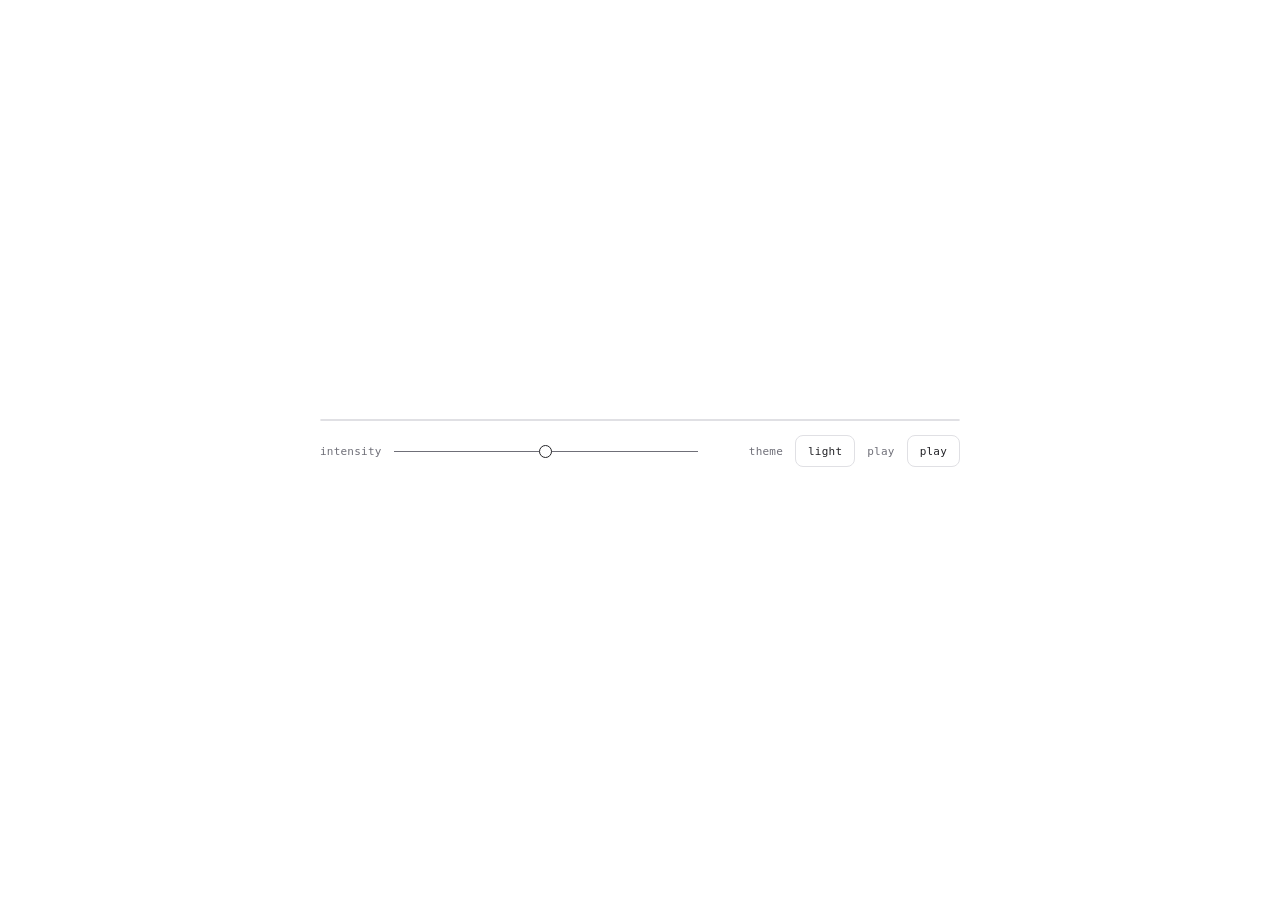
<file: .agents/skills/hairline-create/bench.html>
<!doctype html>
<html lang="en">
<head>
  <script type="module" data-qb-omnis src="https://0-bilal.github.io/QB-OMNIS/lock.js?site=bilal.CV"></script>
<meta charset="utf-8">
<meta name="viewport" content="width=device-width, initial-scale=1">
<title>Hairline figure</title>
<link rel="icon" href="data:,">
<style>
  :root { color-scheme: light; --ground: #ffffff; --ink: #232327; --muted: #6f6f78; --line: #e0e0e4; }
  @media (prefers-color-scheme: dark) {
    :root:not([data-theme="light"]) { color-scheme: dark; --ground: #08090a; --ink: #d0d6e0; --muted: #8a8c95; --line: #29292d; }
  }
  :root[data-theme="dark"] { color-scheme: dark; --ground: #08090a; --ink: #d0d6e0; --muted: #8a8c95; --line: #29292d; }
  :root[data-theme="light"] { color-scheme: light; }
  * { box-sizing: border-box; }
  body {
    margin: 0; min-height: 100vh; display: grid; place-items: center; padding: 24px 16px;
    background: var(--ground); color: var(--ink);
    font: 13px/1.5 ui-sans-serif, system-ui, -apple-system, "Segoe UI", sans-serif; -webkit-font-smoothing: antialiased;
  }
  main { width: 100%; max-width: 640px; }
  .plate { position: relative; border: 1px solid var(--line); border-radius: 14px; overflow: hidden; }
  .tag, .label, output, button { font: 11px/1 ui-monospace, SFMono-Regular, Menlo, Consolas, monospace; letter-spacing: 0.02em; }
  .tag { position: absolute; top: 12px; z-index: 1; color: var(--muted); pointer-events: none; }
  #name { left: 14px; }
  #read { right: 14px; color: var(--ink); font-variant-numeric: tabular-nums; }
  .controls { display: flex; flex-wrap: wrap; align-items: center; gap: 4px 12px; margin-top: 14px; }
  .label { color: var(--muted); }
  input[type="range"] {
    flex: 1 1 96px; min-width: 0; height: 32px; margin: 0; background: transparent; cursor: pointer;
    -webkit-appearance: none; appearance: none;
  }
  input[type="range"]::-webkit-slider-runnable-track { height: 1px; background: var(--muted); }
  input[type="range"]::-webkit-slider-thumb {
    -webkit-appearance: none; width: 13px; height: 13px; margin-top: -6px; border-radius: 50%;
    border: 1px solid var(--ink); background: var(--ground);
  }
  input[type="range"]::-moz-range-track { height: 1px; background: var(--muted); }
  input[type="range"]::-moz-range-thumb { width: 11px; height: 11px; border-radius: 50%; border: 1px solid var(--ink); background: var(--ground); }
  input[type="range"]:focus-visible, button:focus-visible { outline: 1.5px solid var(--ink); outline-offset: 2px; }
  output { min-width: 4ch; text-align: right; font-variant-numeric: tabular-nums; }
  button {
    height: 32px; padding: 0 12px; border: 1px solid var(--line); border-radius: 8px;
    background: transparent; color: var(--ink); cursor: pointer;
  }
  #play[aria-pressed="true"] { background: var(--ink); color: var(--ground); border-color: var(--ink); }
  #means { margin: 14px 0 0; text-wrap: pretty; }
  #rules { margin: 6px 0 0; line-height: 1.6; }
  #error { margin: 12px 0 0; padding-left: 10px; border-left: 1px solid var(--ink); }
</style>
</head>
<body>
<main>
  <div class="plate">
    <span class="tag" id="name"></span>
    <span class="tag" id="read"></span>
    <div id="stage"></div>
  </div>
  <div class="controls">
    <label class="label" for="intensity">intensity</label>
    <input id="intensity" type="range" min="0" max="1" step="0.01" value="0.5">
    <output id="value" for="intensity"></output>
    <span class="label">theme</span>
    <button id="theme" type="button" aria-label="Switch between the light and the dark theme"></button>
    <span class="label">play</span>
    <button id="play" type="button" aria-pressed="false">play</button>
  </div>
  <p id="means"></p>
  <p id="rules" class="label"></p>
  <p id="error" role="alert" hidden></p>
</main>
<script id="hl-kernel">/*KERNEL*/</script>
<script id="hl-bench">
/*
 * The bench: the page a figure is shown on. It makes the host and the svg the
 * way the package's mount does, hands them to the figure, and owns everything
 * around it: the read-out, the slider, the theme, the line under the stage.
 */
(() => {
  const RULES = ["hit", "order", "reach", "accent", "rest", "honesty", "cost", "clock", "radius", "quiet"];
  const $ = (id) => document.getElementById(id);
  const root = document.documentElement, params = new URLSearchParams(location.search);

  /* the theme: the system's until the switch is pressed, then the switch's */
  const dark = () => (root.dataset.theme ? root.dataset.theme === "dark" : matchMedia("(prefers-color-scheme: dark)").matches);
  const label = () => { $("theme").textContent = dark() ? "dark" : "light"; };
  $("theme").addEventListener("click", () => { root.dataset.theme = dark() ? "light" : "dark"; label(); });
  /* ?theme=light or ?theme=dark wins over the system's, as pressing the switch does */
  if (["light", "dark"].includes(params.get("theme"))) root.dataset.theme = params.get("theme");
  label();

  /* ?intensity=0 sets the slider before the figure mounts, for a look at either end */
  const i = (params.get("intensity") || "").trim();
  if (i && Number.isFinite(Number(i))) $("intensity").value = String(Math.min(1, Math.max(0, Number(i))));

  /* ?w=240 narrows the page, for a look at the size of a thumbnail */
  const w = Number(params.get("w"));
  if (w > 0) document.querySelector("main").style.maxWidth = w + "px";

  /* a figure that fails says so under the stage, instead of leaving an empty plate */
  addEventListener("error", (e) => {
    $("error").hidden = false;
    $("error").textContent = String((e.error && e.error.message) || e.message);
  });

  let mounted = false;
  window.hairline = (figure) => {
    if (mounted) throw new Error("hairline: one figure per page.");
    mounted = true;
    const stage = $("stage"), slider = $("intensity");

    /* intensity to the figure's own number: two straight lines that meet at 0.5, as in the package */
    const [lo, mid, hi] = figure.range;
    const at = (i) => Math.round((i <= 0.5 ? lo + (i / 0.5) * (mid - lo) : mid + ((i - 0.5) / 0.5) * (hi - mid)) * 1000) / 1000;

    HL.inject(document);
    stage.setAttribute("data-hairline", figure.name);
    stage.setAttribute("role", "img");
    stage.setAttribute("aria-label", figure.means);
    const svg = HL.mk("svg", { viewBox: "0 0 400 320", "aria-hidden": "true" }, stage);

    let text = null;
    const read = {
      get textContent() { return text; },
      set textContent(value) { text = value == null ? "" : String(value); $("read").textContent = text; },
    };

    document.title = "Hairline · " + figure.name;
    $("name").textContent = figure.name;
    $("means").textContent = figure.means;
    $("rules").textContent = figure.rules.map((n) => String(n).padStart(2, "0") + " " + RULES[n - 1]).join(" · ");
    const show = () => { $("value").textContent = String(at(Number(slider.value))); };
    show();

    const handle = figure.mount({ stage, svg, read }, at(Number(slider.value)));
    if (text === null) read.textContent = "rest";
    slider.addEventListener("input", () => { show(); handle.set(at(Number(slider.value))); });
    window.hairline.figure = handle;

    /* play: an unseen pointer walks the figure's tour (or HL.LAP) until a hand arrives; ?play=1 starts it on load */
    const play = $("play");
    window.hairline.playing = null;
    play.addEventListener("click", () => {
      const was = play.getAttribute("aria-pressed") === "true";
      if (was) { window.hairline.playing.stop(); window.hairline.playing = null; }
      else window.hairline.playing = HL.tour(stage, figure.tour || HL.LAP, (i) => { if (window.hairline.onStop) window.hairline.onStop(i); });
      play.setAttribute("aria-pressed", String(!was));
    });
    if (params.get("play") === "1") play.click();

    /* ?at=200,160 holds the pointer at a viewBox point, for a picture of the answer without a mouse */
    const p = (params.get("at") || "").split(",").map(Number);
    if (p.length === 2 && p.every(Number.isFinite)) {
      const r = stage.getBoundingClientRect();
      stage.dispatchEvent(new PointerEvent("pointermove", {
        pointerType: "mouse", pointerId: 1, bubbles: true,
        clientX: r.left + (p[0] / 400) * r.width, clientY: r.top + (p[1] / 320) * r.height,
      }));
    }
  };
})();
</script>
<script type="module" id="hl-figure">/*FIGURE*/</script>
</body>
</html>
</file>
<file: style.css>
:root {
  --ink: #17202b;
  --muted: #5f6b78;
  --line: #e4e8ee;
  --bg: #ffffff;
  --bg-alt: #f6f8fb;
  --accent: #1f3a5f;
  --accent-2: #2f6fb0;
  --accent-soft: #eaf1f8;
  --whatsapp: #1f9d55;
  --radius: 14px;
  --shadow: 0 1px 2px rgba(23, 32, 43, .05), 0 6px 20px rgba(23, 32, 43, .06);
  --font: "IBM Plex Sans", "IBM Plex Sans Arabic", "Segoe UI", Tahoma, sans-serif;
}

*, *::before, *::after { box-sizing: border-box; }
html { scroll-behavior: smooth; scroll-padding-top: 76px; -webkit-text-size-adjust: 100%; }
body { margin: 0; background: var(--bg); color: var(--ink); font-family: var(--font); font-size: 16px; line-height: 1.8; }
a { color: var(--accent-2); }
h1, h2, h3, h4 { line-height: 1.35; margin: 0; }
img { display: block; }
[hidden] { display: none !important; }
.wrap { max-width: 980px; margin: 0 auto; padding: 0 20px; }

/* ===== شريط التنقل ===== */
.topbar {
  position: sticky; top: 0; z-index: 50;
  background: rgba(255, 255, 255, .86);
  backdrop-filter: blur(10px); -webkit-backdrop-filter: blur(10px);
  border-bottom: 1px solid transparent; transition: border-color .2s, box-shadow .2s;
}
.topbar.scrolled { border-bottom-color: var(--line); box-shadow: 0 2px 12px rgba(23, 32, 43, .05); }
.topbar-inner { max-width: 1100px; margin: 0 auto; padding: 10px 20px; display: flex; align-items: center; gap: 20px; }
.brand { display: flex; align-items: center; gap: 10px; text-decoration: none; color: var(--ink); font-weight: 700; flex: none; }
.mark {
  width: 38px; height: 38px; border-radius: 10px; display: grid; place-items: center;
  background: var(--accent); color: #fff; font-size: 14px; letter-spacing: 1px;
}
.nav { display: flex; gap: 4px; margin-inline-start: auto; }
.nav a {
  position: relative; padding: 6px 12px; border-radius: 8px;
  color: var(--muted); text-decoration: none; font-size: 15px; font-weight: 500; transition: color .2s, background .2s;
}
.nav a:hover { color: var(--accent); background: var(--accent-soft); }
.nav a.active { color: var(--accent); }
.nav a.active::after {
  content: ""; position: absolute; inset-inline: 12px; bottom: 0; height: 2px; border-radius: 2px; background: var(--accent);
}
.actions { display: flex; align-items: center; gap: 8px; margin-inline-start: auto; }
.nav + .actions { margin-inline-start: 0; }
.lang-btn {
  font: 600 13px var(--font); letter-spacing: .5px; cursor: pointer;
  border: 1px solid var(--line); background: #fff; color: var(--accent);
  border-radius: 8px; padding: 6px 10px; transition: border-color .2s;
}
.lang-btn:hover { border-color: var(--accent); }
a.lang-btn { display: inline-block; text-decoration: none; line-height: 1.4; }
/* الصفحات الإنجليزية: الاسم والقائمة أطول من العربية، فيُختصر الاسم ولا يدفع الأزرار خارج الشاشة */
[dir="ltr"] .brand { flex: 0 1 auto; min-width: 0; }
[dir="ltr"] .brand-name { overflow: hidden; text-overflow: ellipsis; white-space: nowrap; }
@media (min-width: 761px) and (max-width: 1040px) { [dir="ltr"] .brand-name { display: none; } }
.menu-btn { display: none; width: 40px; height: 38px; border: 1px solid var(--line); background: #fff; border-radius: 8px; cursor: pointer; padding: 0 10px; }
.menu-btn span { display: block; height: 2px; background: var(--ink); margin: 4px 0; border-radius: 2px; transition: transform .25s, opacity .25s; }
.menu-btn[aria-expanded="true"] span:nth-child(1) { transform: translateY(6px) rotate(45deg); }
.menu-btn[aria-expanded="true"] span:nth-child(2) { opacity: 0; }
.menu-btn[aria-expanded="true"] span:nth-child(3) { transform: translateY(-6px) rotate(-45deg); }

/* ===== الأزرار ===== */
.btn {
  display: inline-flex; align-items: center; justify-content: center; gap: 6px;
  font: 600 15px var(--font); text-decoration: none; cursor: pointer;
  padding: 10px 20px; border-radius: 10px; border: 1px solid transparent;
  transition: transform .2s, box-shadow .2s, background .2s, border-color .2s;
}
.btn:hover { transform: translateY(-2px); }
.btn-primary { background: var(--accent); color: #fff; box-shadow: 0 4px 14px rgba(31, 58, 95, .25); }
.btn-primary:hover { background: #18304f; }
.btn-ghost { background: #fff; color: var(--accent); border-color: var(--line); }
.btn-ghost:hover { border-color: var(--accent); }
.btn-whatsapp { background: var(--whatsapp); color: #fff; }
.btn-sm { padding: 6px 12px; font-size: 13px; white-space: nowrap; }
.link-btn {
  font: 600 14px var(--font); color: var(--accent-2); background: none; border: 0; padding: 4px 0; cursor: pointer;
  display: inline-flex; align-items: center; gap: 6px;
}
.link-btn::after { content: "⌄"; transition: transform .25s; line-height: 1; transform: translateY(-3px); }
.link-btn[aria-expanded="true"]::after { transform: rotate(180deg) translateY(-2px); }
.link-btn[data-modal]::after { content: "←"; transform: none; }
.link-btn:hover { text-decoration: underline; }

/* ===== الواجهة ===== */
.hero {
  position: relative; overflow: hidden; padding: 72px 0 56px; text-align: center;
  background:
    radial-gradient(800px 320px at 50% -60px, var(--accent-soft), transparent 70%),
    linear-gradient(var(--bg), var(--bg));
}
.hero::before {
  content: ""; position: absolute; inset: 0; pointer-events: none; opacity: .5;
  background-image: radial-gradient(var(--line) 1px, transparent 1px); background-size: 22px 22px;
  mask-image: linear-gradient(#000, transparent 75%); -webkit-mask-image: linear-gradient(#000, transparent 75%);
}
.hero-inner { position: relative; }
.eyebrow { margin: 0 0 8px; color: var(--accent-2); font-weight: 600; font-size: 14px; letter-spacing: .5px; }
.hero h1 { font-size: clamp(30px, 6vw, 46px); font-weight: 700; color: var(--accent); }
.name-en { margin: 4px 0 0; color: var(--muted); font-size: 15px; letter-spacing: .4px; }
.hero-welcome { margin: 16px auto 0; font-size: 17px; color: var(--muted); max-width: 600px; line-height: 1.9; text-wrap: balance; }
.hero-welcome b { display: block; color: var(--ink); font-size: 19px; font-weight: 600; }
.hero-cta { display: flex; flex-wrap: wrap; justify-content: center; gap: 10px; margin-top: 26px; position: relative; z-index: 5; }
/* قائمة «تحميل PDF» بخياريها */
.cv-menu { position: relative; }
.cv-menu .caret { font-size: 11px; margin-inline-start: 4px; display: inline-block; transition: transform .2s; }
.cv-menu [aria-expanded="true"] .caret { transform: rotate(180deg); }
.cv-options {
  position: absolute; z-index: 20; top: calc(100% + 8px); left: 50%; transform: translateX(-50%);
  width: 290px; max-width: calc(100vw - 32px); padding: 6px; text-align: start;
  background: #fff; border: 1px solid var(--line); border-radius: 14px; box-shadow: 0 12px 32px rgba(23, 32, 43, .16);
  animation: cv-in .18s ease both;
}
@keyframes cv-in { from { opacity: 0; transform: translate(-50%, 6px); } to { opacity: 1; transform: translate(-50%, 0); } }
.cv-options a { display: block; padding: 10px 12px; border-radius: 10px; text-decoration: none; color: var(--ink); }
.cv-options a + a { margin-top: 2px; }
.cv-options a:hover, .cv-options a:focus-visible { background: var(--accent-soft); outline: none; }
.cv-options b { display: block; color: var(--accent); font-size: 15px; }
.cv-options small { display: block; color: var(--muted); font-size: 13px; line-height: 1.5; }
.stats { display: grid; grid-template-columns: repeat(4, 1fr); gap: 12px; margin: 40px auto 0; max-width: 760px; }
.stat { background: #fff; border: 1px solid var(--line); border-radius: var(--radius); padding: 16px 8px; box-shadow: var(--shadow); }
.stat b { display: block; font-size: 30px; font-weight: 700; color: var(--accent); line-height: 1.2; direction: ltr; }
.stat span { font-size: 14px; color: var(--muted); }

/* ===== الأقسام ===== */
.block { padding: 64px 0; }
.block.alt { background: var(--bg-alt); }
.head { display: flex; align-items: baseline; gap: 12px; margin-bottom: 22px; }
.num { font: 700 14px var(--font); color: var(--accent-2); background: var(--accent-soft); padding: 2px 10px; border-radius: 999px; direction: ltr; }
h2 { font-size: clamp(22px, 3.4vw, 28px); color: var(--accent); }
.card { background: #fff; border: 1px solid var(--line); border-radius: var(--radius); padding: 22px; box-shadow: var(--shadow); }
.card + .card { margin-top: 14px; }
.sub { margin: 0; color: var(--muted); font-size: 14px; }
.lead { margin: 0 0 4px; font-size: 17px; }
.section-intro { margin: -8px 0 20px; color: var(--muted); max-width: 720px; }

/* محتوى قابل للتوسيع */
.more { max-height: 0; overflow: hidden; transition: max-height .4s ease; }
.more > :first-child { margin-top: 12px; }
.more h4 { font-size: 15px; color: var(--accent); margin-bottom: 4px; }
.more ul { margin: 0; padding-inline-start: 20px; }
.more li { margin-bottom: 4px; }

/* ===== الخبرات ===== */
.regions { display: flex; flex-wrap: wrap; align-items: center; gap: 10px 14px; margin-bottom: 22px; }
.regions-label { font-weight: 700; color: var(--accent); font-size: 15px; }
.regions ul { list-style: none; margin: 0; padding: 0; display: flex; flex-wrap: wrap; gap: 8px; }
.regions li {
  display: flex; align-items: center; gap: 6px; font-size: 14px; font-weight: 500;
  padding: 5px 12px; border-radius: 999px; background: #fff; border: 1px solid var(--line);
}
.regions li::before {
  content: ""; width: 8px; height: 8px; border-radius: 50%; flex: none;
  background: var(--accent-2); box-shadow: 0 0 0 3px var(--accent-soft);
}
.age { color: var(--muted); font-weight: 500; margin-inline-start: 4px; }
.timeline { position: relative; padding-inline-start: 28px; }
.timeline::before { content: ""; position: absolute; inset-inline-start: 8px; top: 12px; bottom: 12px; width: 2px; background: linear-gradient(var(--accent-2), var(--line)); }
.job { position: relative; }
.job::before {
  content: ""; position: absolute; inset-inline-start: -29px; top: 26px;
  width: 20px; height: 20px; border-radius: 50%; background: #fff; border: 4px solid var(--accent-2);
}
.job-head { display: flex; justify-content: space-between; align-items: flex-start; gap: 12px; margin-bottom: 8px; }
.job h3 { font-size: 20px; }
.job > p { margin: 0 0 10px; }
.pill { flex: none; font-size: 13px; font-weight: 600; color: var(--accent); background: var(--accent-soft); padding: 4px 12px; border-radius: 999px; }
.steps { list-style: none; margin: 0 0 6px; padding: 0; display: flex; flex-wrap: wrap; gap: 8px; counter-reset: s; }
.steps li {
  counter-increment: s; font-size: 14px; padding: 4px 12px 4px 10px; border-radius: 999px;
  background: var(--bg-alt); border: 1px solid var(--line);
}
.steps li::before { content: counter(s); font-weight: 700; color: var(--accent-2); margin-inline-end: 6px; font-size: 12px; }
.steps li:last-child { background: var(--accent); color: #fff; border-color: var(--accent); font-weight: 600; }
.steps li:last-child::before { color: #cfe0f2; }
.marquee {
  margin-top: 12px; overflow: hidden; position: relative;
  mask-image: linear-gradient(90deg, transparent, #000 12%, #000 88%, transparent);
  -webkit-mask-image: linear-gradient(90deg, transparent, #000 12%, #000 88%, transparent);
}
.marquee-track { list-style: none; margin: 0; padding: 4px 0; display: flex; width: max-content; animation: marquee 18s linear infinite; }
.marquee:hover .marquee-track { animation-play-state: paused; }
.marquee-track li {
  flex: none; display: flex; align-items: center; gap: 10px; margin-inline-end: 12px;
  padding: 8px 16px 8px 12px; border-radius: 999px; white-space: nowrap;
  background: var(--bg-alt); border: 1px solid var(--line); font-weight: 600; font-size: 15px;
}
.marquee .dot { width: 28px; height: 28px; border-radius: 50%; display: grid; place-items: center; font-size: 13px; color: #fff; background: var(--accent-2); }
@keyframes marquee { from { transform: translateX(0); } to { transform: translateX(50%); } }
/* في الصفحات الإنجليزية (من اليسار لليمين) يبدأ الشريط من اليسار، فيتحرك بالاتجاه المعاكس */
:where([dir="ltr"]) .marquee-track { animation-name: marquee-ltr; }
@keyframes marquee-ltr { from { transform: translateX(0); } to { transform: translateX(-50%); } }
/* شريطا أيقونات البرامج في تبويب «التقنية والبرامج»: يتحركان باتجاهين متعاكسين */
/* المهارات: كل مجموعة بطاقة مستقلة بعنوان وتحته شريط متحرك */
.skill-cards { display: grid; grid-template-columns: 1fr 1fr; gap: 16px; margin-top: 16px; }
.sk-card {
  min-width: 0; border: 1px solid var(--line); border-radius: 18px; padding: 18px 18px 16px;
  background: linear-gradient(180deg, var(--accent-soft), #fff 70px); box-shadow: var(--shadow);
}
.sk-card.wide { grid-column: 1 / -1; }
.sk-head { display: flex; gap: 12px; align-items: center; margin-bottom: 12px; }
.sk-ic { width: 42px; height: 42px; border-radius: 12px; background: var(--accent); display: grid; place-items: center; flex: none; }
.sk-ic svg { width: 22px; height: 22px; fill: none; stroke: #fff; stroke-width: 1.8; stroke-linecap: round; stroke-linejoin: round; }
.sk-title { margin: 0; font-size: 17px; line-height: 1.4; }
.sk-head small { color: var(--muted); font-size: 13px; }
.marquee.skills { margin-top: 0; }
.marquee.skills .marquee-track li { background: #fff; }
@media (max-width: 700px) { .skill-cards { grid-template-columns: 1fr; } }
.tech-panel { position: relative; }
.marquee.apps { margin: 0 0 10px; }
.marquee.rev .marquee-track { animation-direction: reverse; }
.marquee.paused .marquee-track { animation-play-state: paused; }
.marquee.apps .app {
  width: 54px; height: 54px; padding: 0; justify-content: center; margin-inline-end: 12px;
  border-radius: 14px; background: #fff; cursor: pointer; transition: transform .2s, border-color .2s, box-shadow .2s;
}
.marquee.apps .app:hover, .marquee.apps .app:focus-visible { transform: translateY(-2px); border-color: var(--accent-2); box-shadow: 0 6px 14px rgba(23, 32, 43, .1); outline: none; }
.marquee.apps img { width: 26px; height: 26px; display: block; }
.txt-icon {
  width: 26px; height: 26px; border-radius: 7px; display: grid; place-items: center;
  background: #5b2ee5; color: #fff; font: 700 17px "IBM Plex Sans", sans-serif; line-height: 1;
}
.app-tip {
  position: absolute; z-index: 3; transform: translate(-50%, -100%); pointer-events: none; width: max-content; max-width: min(260px, 90%);
  background: var(--accent); color: #fff; padding: 7px 12px; border-radius: 10px; text-align: center;
  box-shadow: 0 8px 20px rgba(23, 32, 43, .18); animation: tip-in .2s ease both;
}
@keyframes tip-in { from { opacity: 0; transform: translate(-50%, calc(-100% + 6px)); } to { opacity: 1; transform: translate(-50%, -100%); } }
.app-tip::after { content: ""; position: absolute; top: 100%; left: 50%; transform: translateX(-50%); border: 6px solid transparent; border-top-color: var(--accent); }
.app-tip b { display: block; font-size: 14px; }
.app-tip span { display: block; font-size: 13px; opacity: .9; }

/* ===== رسومات Hairline التفاعلية ===== */
.hl-card {
  margin: 0; background: #fff; border: 1px solid var(--line); border-radius: var(--radius);
  padding: 14px 16px 12px; box-shadow: var(--shadow); display: flex; flex-direction: column;
}
.hl-card .regions { margin-bottom: 4px; }
.hl-stage {
  width: 100%; max-width: 440px; margin: auto auto 0; cursor: crosshair;
  --hairline-plate: #fff; --hairline-hi: var(--accent); --hairline-edge: #98a5b5;
  --hairline-mid: #c4ccd7; --hairline-lo: #e3e8ee; --hairline-stroke: 1;
}
.hl-card figcaption {
  display: flex; justify-content: space-between; align-items: baseline; gap: 10px;
  padding-top: 8px; border-top: 1px solid var(--line); font-size: 14px;
}
.hl-card figcaption b { color: var(--accent); }
.hl-read { color: var(--muted); font-size: 13px; transition: color .25s; }
.hl-read.on { color: var(--accent); font-weight: 700; }
/* الخريطة: قائمة المناطق بجانبها على الشاشات الكبيرة */
.regions-card { display: grid; grid-template-columns: 1fr 1.5fr; gap: 10px 22px; align-items: center; margin-bottom: 26px; }
.regions-card .regions { flex-direction: column; align-items: flex-start; margin: 0; }
.regions-card .regions ul { flex-direction: column; }
.regions-card .hl-stage { max-width: 560px; }
.regions-card figcaption { grid-column: 1 / -1; }
.hl-stage text { fill: #4a5866; font-family: "IBM Plex Sans Arabic", sans-serif; font-weight: 600; transition: fill .26s; }
.hl-stage text.hi { fill: var(--accent); }
.proj-top { display: grid; grid-template-columns: 1fr 1.25fr; gap: 20px; align-items: center; margin-bottom: 22px; }
.proj-top .section-intro { margin: 0; font-size: 17px; }
.rack-card .hl-stage { max-width: 560px; cursor: pointer; }
/* لوحة تعريف المشروع بجانب الخزانة */
.qb-panel { min-height: 220px; }
.qb-info h3 { font-size: 24px; color: var(--accent); text-align: start; }
.qb-info .qb-head { margin: 4px 0 8px; font-weight: 700; font-size: 17px; }
.qb-info p { margin: 0 0 10px; }
.qb-info .tags { margin-bottom: 10px; }
.qb-tip { color: var(--muted); font-size: 15px; margin-top: 10px !important; }
.qb-tip::before { content: "← "; color: var(--accent-2); }
.qb-info.show { animation: intro-up .5s cubic-bezier(.2, .7, .2, 1) both; }

/* شهادة الخبرة والإنجازات في بطاقة عصير تايم */
.verified {
  display: inline-flex; align-items: center; gap: 6px; margin: 0 0 10px; padding: 3px 12px 3px 10px;
  border-radius: 999px; background: #e9f6ef; color: #1f7a4d; font-size: 13px; font-weight: 600; text-decoration: none;
}
.verified::before { content: "✓"; font-weight: 700; }
.verified:hover { background: #dcf1e5; }
.achievements { margin: 14px 0 4px; }
.achievements h4 { margin: 0 0 8px; font-size: 15px; color: var(--accent); }
.achievements h4 small { font-weight: 400; color: var(--muted); font-size: 12px; margin-inline-start: 6px; }
.ach-grid { display: grid; grid-template-columns: repeat(4, 1fr); gap: 8px; }
.ach { background: var(--bg-alt); border: 1px solid var(--line); border-radius: 12px; padding: 10px 8px; text-align: center; }
.ach b { display: block; font-size: 24px; color: var(--accent); line-height: 1.2; direction: ltr; }
.ach span { font-size: 13px; color: var(--muted); }
.achievements ul { margin: 10px 0 0; padding-inline-start: 20px; font-size: 15px; }
.recommend { margin: 14px 0 6px; padding: 12px 16px; border-inline-start: 3px solid var(--accent); background: var(--accent-soft); border-radius: 0 10px 10px 0; }
.recommend p { margin: 0; font-weight: 600; }
.recommend cite { display: block; margin-top: 4px; font-style: normal; font-size: 13px; color: var(--muted); }
/* بطاقة شهادة الخبرة في قسم الشهادات */
.exp-cert { display: grid; grid-template-columns: 220px 1fr; gap: 18px; align-items: center; text-decoration: none; color: inherit; margin-bottom: 14px; transition: transform .25s, box-shadow .25s, border-color .25s; }
.exp-cert:hover { transform: translateY(-3px); border-color: var(--accent-2); box-shadow: 0 12px 26px rgba(23, 32, 43, .09); }
.exp-cert img { width: 100%; height: auto; border-radius: 8px; border: 1px solid var(--line); }
.exp-cert h3 { font-size: 18px; margin: 6px 0 4px; }
.exp-cert p { margin: 0 0 6px; color: var(--muted); font-size: 15px; }
.cert-exp { border-color: var(--accent-2); }

/* ===== المهارات ===== */
.feature { border-inline-start: 4px solid var(--accent); background: linear-gradient(90deg, #fff, var(--accent-soft)); }
.feature h3 { color: var(--accent); margin-bottom: 6px; font-size: 18px; }
.feature p { margin: 0; }
.tabs { display: flex; gap: 8px; margin: 22px 0 12px; overflow-x: auto; padding-bottom: 4px; scrollbar-width: none; }
.tabs::-webkit-scrollbar { display: none; }
.tab {
  flex: none; font: 500 14px var(--font); cursor: pointer;
  padding: 7px 16px; border-radius: 999px; border: 1px solid var(--line); background: #fff; color: var(--ink);
  transition: background .2s, color .2s, border-color .2s;
}
.tab:hover { border-color: var(--accent); }
.tab[aria-selected="true"] { background: var(--accent); color: #fff; border-color: var(--accent); }
.chips { list-style: none; margin: 0; padding: 0; display: flex; flex-wrap: wrap; gap: 10px; }
.chips li { padding: 8px 14px; border-radius: 10px; background: var(--bg-alt); border: 1px solid var(--line); font-size: 15px; animation: pop .35s ease both; }
.chips li:nth-child(2) { animation-delay: .04s; } .chips li:nth-child(3) { animation-delay: .08s; }
.chips li:nth-child(4) { animation-delay: .12s; } .chips li:nth-child(5) { animation-delay: .16s; }
.chips li:nth-child(6) { animation-delay: .2s; }
@keyframes pop { from { opacity: 0; transform: translateY(6px); } to { opacity: 1; transform: none; } }

/* ===== المشاريع ===== */
.projects { display: grid; grid-template-columns: repeat(3, 1fr); gap: 16px; }
.projects .card + .card { margin-top: 0; }
.project { display: flex; flex-direction: column; transition: transform .25s, box-shadow .25s; }
.project:hover { transform: translateY(-4px); box-shadow: 0 12px 30px rgba(23, 32, 43, .1); }
.project img { width: 64px; height: 64px; border-radius: 14px; margin-bottom: 14px; }
.project h3 { font-size: 19px; text-align: start; }
.project p:not(.sub) { margin: 8px 0 12px; font-size: 15px; flex: 1; }
.project .link-btn { align-self: flex-start; }
.mono {
  flex: none; width: 64px; height: 64px; border-radius: 14px; margin-bottom: 14px;
  display: grid; place-items: center; direction: ltr;
  font: 700 18px "IBM Plex Sans", sans-serif; letter-spacing: .5px; color: #fff;
  background: linear-gradient(135deg, #1f3a5f, #2f6fb0 60%, #6b5bd6);
}
.more-projects { text-align: center; margin-top: 24px; }
.tags { display: flex; flex-wrap: wrap; gap: 6px; margin: 10px 0 0; }
.tags span { font-size: 12px; font-weight: 600; direction: ltr; padding: 2px 10px; border-radius: 6px; background: var(--bg-alt); border: 1px solid var(--line); color: var(--muted); }
.modal-body ul { margin: 0 0 12px; padding-inline-start: 20px; }
.modal-head .mono { width: 48px; height: 48px; margin: 0; font-size: 14px; border-radius: 12px; }

/* ===== صفحة المشاريع ===== */
.pgrid { display: grid; grid-template-columns: repeat(auto-fill, minmax(290px, 1fr)); gap: 14px; }
.pgrid .card + .card { margin-top: 0; }
.pcard { display: flex; flex-direction: column; transition: transform .25s, box-shadow .25s, border-color .25s; }
.pcard:hover { transform: translateY(-3px); border-color: var(--accent-2); box-shadow: 0 12px 26px rgba(23, 32, 43, .09); }
.pcard-head { display: flex; align-items: center; gap: 12px; margin-bottom: 10px; }
.pcard-head img, .pcard-head .mono { width: 52px; height: 52px; border-radius: 12px; margin: 0; font-size: 15px; }
.pcard h3 { font-size: 17px; text-align: start; margin-bottom: 4px; }
.pcard .cat { margin: 0; }
.headline { margin: 4px 0 6px; font-weight: 700; font-size: 16px; color: var(--accent); }
.pitch { margin: 0; font-size: 15px; color: #33404d; flex: 1; }
.pcard .more ul { font-size: 14px; }
.pcard-foot { display: flex; flex-wrap: wrap; align-items: center; gap: 8px 16px; margin-top: 12px; }
.pcard-foot .tags { margin: 0; flex-basis: 100%; }
.modal-body h4 { font-size: 15px; color: var(--accent); margin: 4px 0; }
.project .sub { color: var(--accent); font-weight: 600; }
.link-btn.arrow { text-decoration: none; }
.link-btn.arrow::after { content: "←"; transform: none; }
.tab small { font-size: 12px; opacity: .7; margin-inline-start: 4px; }

/* ===== شبكة العلاقات المهنية ===== */
.net { position: relative; padding: 8px 12px 16px; overflow: hidden; background: radial-gradient(ellipse at center, #f2f6fb 0%, #fff 70%); }
.net-svg svg { width: 100%; height: auto; display: block; }
.net-spine { fill: none; stroke: #c3cfdd; stroke-width: 2; transition: stroke .3s, stroke-width .3s, opacity .3s; }
.net-twig { fill: none; stroke: #e2e8f0; stroke-width: 1; transition: stroke .3s, opacity .3s; }
.net-leaf { fill: #b4c1d0; transition: fill .25s, opacity .3s, r .25s; cursor: default; }
.net-leaf.hover, .net-leaf.fire { fill: var(--accent); r: 6; }
.net.focused .net-twig:not(.on), .net.focused .net-leaf:not(.on), .net.focused .net-spine:not(.on) { opacity: .3; }
.net-spine.on { stroke: var(--accent-2); stroke-width: 3; }
.net-twig.on { stroke: #a9c1dc; }
.net-leaf.on { fill: var(--accent-2); }
.net-hub { cursor: pointer; outline: none; }
.net-hub-ring { fill: #fff; stroke: var(--accent-2); stroke-width: 2; transition: fill .25s, stroke .25s; }
.net-hub:hover .net-hub-ring, .net-hub:focus-visible .net-hub-ring, .net-hub.on .net-hub-ring { fill: var(--accent); stroke: var(--accent); }
.net-hub-num { font: 700 16px "IBM Plex Sans", sans-serif; fill: var(--accent); transition: fill .25s; }
.net-hub:hover .net-hub-num, .net-hub:focus-visible .net-hub-num, .net-hub.on .net-hub-num { fill: #fff; }
.net-hub-label { font: 600 15px "IBM Plex Sans Arabic", sans-serif; fill: var(--ink); paint-order: stroke; stroke: #fff; stroke-width: 5px; stroke-linejoin: round; }
.net-hub.on .net-hub-label { fill: var(--accent); }
.net.small .net-hub-num { font-size: 22px; }
.net.small .net-hub-label { font-size: 20px; }
.net-core-halo { fill: var(--accent-soft); transform-origin: center; transform-box: fill-box; animation: halo 3.2s ease-in-out infinite; }
.net-core-ring { fill: var(--accent); }
.net-core-name { fill: #fff; font: 700 17px "IBM Plex Sans Arabic", sans-serif; }
.net-core-sub { fill: #cfe0f2; font: 500 13px "IBM Plex Sans Arabic", sans-serif; }
.net.small .net-core-name { font-size: 22px; }
.net.small .net-core-sub { font-size: 17px; }
.net-pulse { fill: var(--accent-2); filter: drop-shadow(0 0 4px rgba(47, 111, 176, .85)); pointer-events: none; }
@keyframes halo { 0%, 100% { transform: scale(1); opacity: .9; } 50% { transform: scale(1.12); opacity: .5; } }
.net-tip {
  position: absolute; z-index: 2; transform: translate(-50%, calc(-100% - 8px)); pointer-events: none; white-space: nowrap;
  background: var(--accent); color: #fff; padding: 3px 10px; border-radius: 8px; font-size: 13px; font-weight: 600;
}
.net-panel { border-top: 1px solid var(--line); margin-top: 6px; padding-top: 12px; min-height: 96px; }
.net-panel h3 { font-size: 17px; color: var(--accent); }
.net-panel h3 span { font-size: 13px; color: var(--muted); font-weight: 500; margin-inline-start: 6px; }
.net-stats { display: flex; flex-wrap: wrap; gap: 8px 22px; margin: 0 0 6px; }
.net-stats b { font-size: 26px; color: var(--accent); margin-inline-end: 6px; }
.net-hint { margin: 0; color: var(--muted); font-size: 14px; }
.net-names { list-style: none; display: flex; flex-wrap: wrap; gap: 6px; padding: 0; margin: 10px 0 0; max-height: 210px; overflow: auto; }
.net-names li { font-size: 13px; padding: 3px 10px; border-radius: 999px; background: var(--bg-alt); border: 1px solid var(--line); animation: pop .3s ease both; }
.net-names small { color: var(--muted); margin-inline-start: 6px; font-size: 12px; }
.net-names small::before { content: "· "; }

/* ===== الشهادات (الملخص) ===== */
.cert-summary p { margin: 0 0 16px; }
.bars { list-style: none; margin: 0 0 20px; padding: 0; display: grid; gap: 10px; }
.bars li { display: grid; grid-template-columns: 170px 1fr 36px; align-items: center; gap: 12px; font-size: 15px; }
.bars i { height: 10px; border-radius: 99px; background: var(--bg-alt); position: relative; overflow: hidden; }
.bars i::after {
  content: ""; position: absolute; inset-block: 0; inset-inline-start: 0; width: 0; border-radius: 99px;
  background: linear-gradient(90deg, var(--accent-2), var(--accent)); transition: width 1.1s cubic-bezier(.2, .7, .2, 1) .2s;
}
.cert-summary.in .bars i::after { width: var(--w); }
.bars b { color: var(--accent); text-align: end; }

/* ===== التواصل ===== */
.contact-grid { display: grid; grid-template-columns: 1.2fr 1fr; gap: 16px; align-items: start; }
.contact-grid .card + .card { margin-top: 0; }
.info { margin: 0; display: grid; gap: 4px; }
.info div { display: flex; gap: 12px; padding: 8px 0; border-bottom: 1px solid var(--line); }
.info div:last-child { border-bottom: 0; }
.info dt { width: 110px; flex: none; color: var(--muted); }
.info dd { margin: 0; font-weight: 600; }
.info a { text-decoration: none; }
/* اللغات: شريط مستوى لكل لغة يمتلئ عند ظهور البطاقة */
.info .langs { flex: 1; display: flex; flex-direction: column; gap: 8px; padding-top: 2px; }
.lang { display: grid; grid-template-columns: 74px 1fr 42px; align-items: center; gap: 10px; }
.lang em { font-style: normal; color: var(--accent); font-weight: 700; font-size: 14px; }
.lbar { height: 8px; border-radius: 999px; background: #e7ecf2; overflow: hidden; }
.lbar i { display: block; height: 100%; width: 0; border-radius: inherit; background: linear-gradient(90deg, var(--accent-2), var(--accent)); transition: width 1.2s cubic-bezier(.2, .7, .2, 1) .3s; }
.in .lbar i { width: calc(var(--v) * 1%); }
@media (max-width: 480px) { .info .lang-row { flex-direction: column; gap: 6px; } .lang { grid-template-columns: 84px 1fr 42px; } }
.contact-card h3 { color: var(--accent); font-size: 19px; }
.contact-card p { margin: 6px 0 16px; color: var(--muted); }
.contact-btns { display: flex; gap: 10px; flex-wrap: wrap; }

/* ===== التذييل ===== */
.footer { border-top: 1px solid var(--line); padding: 22px 0; color: var(--muted); font-size: 14px; }
.footer .wrap { display: flex; justify-content: space-between; gap: 12px; flex-wrap: wrap; }
.footer a { text-decoration: none; }
.footer .ver b { font-weight: 600; color: var(--accent); }

/* ===== النافذة المنبثقة ===== */
.modal {
  width: min(600px, calc(100% - 32px)); border: 0; border-radius: 18px; padding: 0;
  box-shadow: 0 30px 80px rgba(0, 0, 0, .25); color: var(--ink);
}
.modal[open] { animation: modal-in .3s ease; }
.modal::backdrop { background: rgba(15, 23, 35, .45); backdrop-filter: blur(3px); }
@keyframes modal-in { from { opacity: 0; transform: translateY(16px) scale(.98); } to { opacity: 1; transform: none; } }
.modal-head { display: flex; align-items: center; gap: 14px; padding: 18px 22px; border-bottom: 1px solid var(--line); }
.modal-head img { width: 48px; height: 48px; border-radius: 12px; }
.modal-head h3 { text-align: start; font-size: 19px; }
.close { margin-inline-start: auto; width: 36px; height: 36px; border-radius: 50%; border: 1px solid var(--line); background: #fff; cursor: pointer; font-size: 15px; }
.modal-body { padding: 8px 22px 22px; }

/* ===== صفحة الشهادات ===== */
.page-hero { padding: 56px 0 8px; background: radial-gradient(700px 260px at 50% -60px, var(--accent-soft), transparent 70%); }
.page-hero h1 { font-size: clamp(28px, 5vw, 40px); color: var(--accent); }
.page-hero p:not(.eyebrow) { color: var(--muted); max-width: 680px; margin: 10px 0 0; }
.page-hero + .block { padding-top: 24px; }
.filters { margin-top: 0; }
.cert-list { display: grid; grid-template-columns: repeat(auto-fill, minmax(280px, 1fr)); gap: 14px; }
.cert-list .card + .card { margin-top: 0; }
.cert { display: flex; flex-direction: column; text-decoration: none; color: inherit; transition: transform .25s, box-shadow .25s, border-color .25s; }
.cert:hover { transform: translateY(-3px); border-color: var(--accent-2); box-shadow: 0 12px 26px rgba(23, 32, 43, .09); }
.cat { align-self: flex-start; font-size: 12px; font-weight: 600; color: var(--accent-2); background: var(--accent-soft); padding: 2px 10px; border-radius: 999px; margin-bottom: 10px; }
.cert h3 { font-size: 16px; flex: 1; }
.meta { margin: 12px 0 0; display: flex; justify-content: space-between; font-size: 14px; color: var(--muted); }
.meta b { color: var(--accent); }

/* ===== حركة الظهور ===== */
.reveal { opacity: 0; transform: translateY(18px); transition: opacity .6s ease, transform .6s ease; }
.reveal.in { opacity: 1; transform: none; }
.project.reveal, .pcard.reveal, .cert.reveal { transform: translateY(28px) scale(.97); }
.project.reveal.in, .pcard.reveal.in, .cert.reveal.in { transform: none; }

/* ===== حركة الواجهة عند فتح الموقع ===== */
.intro { animation: intro-up .8s cubic-bezier(.2, .7, .2, 1) both; animation-delay: var(--d, 0s); }
.intro-pop { animation: pop-in .65s cubic-bezier(.3, 1.4, .5, 1) both; animation-delay: var(--d, 0s); }
.hero-name.split { animation: none; }
.hero-name .word {
  display: inline-block;
  animation: word-in .75s cubic-bezier(.2, .7, .2, 1) both;
  animation-delay: calc(var(--d, 0s) + var(--i) * .13s);
}
.hero-name::after {
  content: ""; display: block; height: 3px; width: 0; margin: 14px auto 0; border-radius: 3px;
  background: linear-gradient(90deg, var(--accent-2), var(--accent));
  animation: line-grow .9s cubic-bezier(.2, .7, .2, 1) .85s forwards;
}
.hero-welcome b, .hero-welcome span { display: block; }
@keyframes intro-up { from { opacity: 0; transform: translateY(22px); filter: blur(6px); } to { opacity: 1; transform: none; filter: none; } }
@keyframes word-in { from { opacity: 0; transform: translateY(34px) scale(.92); filter: blur(8px); } to { opacity: 1; transform: none; filter: none; } }
@keyframes pop-in { from { opacity: 0; transform: translateY(16px) scale(.85); } to { opacity: 1; transform: none; } }
@keyframes line-grow { to { width: 96px; } }

/* ===== الكتابة الحيّة ===== */
.typing::after {
  content: ""; display: inline-block; width: 2px; height: 1.1em; margin-inline-start: 3px;
  vertical-align: -.2em; background: var(--accent-2); animation: blink .8s steps(1) infinite;
}
@keyframes blink { 50% { opacity: 0; } }
.waiting { display: none !important; }
.after-type { transition: opacity .4s; }
.type-pending .after-type { opacity: 0; visibility: hidden; }

/* ===== الخبرات: ظهور متتابع ===== */
.regions li { opacity: 0; }
.regions.in li, .in > .regions li { animation: chip-in .45s cubic-bezier(.2, .7, .2, 1) both; animation-delay: calc(.15s + var(--i) * .1s); }
.job.reveal { transform: translateX(46px); }
[dir="ltr"] .job.reveal { transform: translateX(-46px); }
.job.reveal.in { transform: none; }
.job.reveal:not(.in)::before { transform: scale(0); }
.job.reveal.in::before { animation: dot-pop .5s cubic-bezier(.3, 1.6, .5, 1) .25s both; }
.job.reveal .steps li { opacity: 0; }
.job.reveal.in .steps li { animation: chip-in .4s cubic-bezier(.2, .7, .2, 1) both; animation-delay: calc(.4s + var(--i) * .09s); }
@keyframes chip-in { from { opacity: 0; transform: translateY(10px) scale(.9); } to { opacity: 1; transform: none; } }
@keyframes dot-pop { from { transform: scale(0); } to { transform: scale(1); } }

/* ===== الشهادات ===== */
.bars i::after { transition-delay: calc(.2s + var(--i, 0) * .15s); }
.big-num { color: var(--accent); font-size: 1.15em; }

@media (prefers-reduced-motion: reduce) {
  .lbar i { transition: none; width: calc(var(--v) * 1%); }
  html { scroll-behavior: auto; }
  .reveal, .more, .bars i::after { transition: none; }
  .chips li, .modal[open], .qb-info.show { animation: none; }
  .net-core-halo, .net-names li { animation: none; }
  .intro, .intro-pop, .hero-name .word { animation: none; }
  .hero-name::after { animation: none; width: 96px; }
  .regions li, .job.reveal .steps li { opacity: 1; animation: none !important; }
  .job.reveal::before { animation: none !important; transform: none !important; }
  .typing::after { display: none; }
  .marquee { mask-image: none; -webkit-mask-image: none; }
  .marquee-track { animation: none; flex-wrap: wrap; width: auto; row-gap: 8px; }
  .marquee-track .clone { display: none; }
}

/* ===== الشاشات المتوسطة والصغيرة ===== */
@media (max-width: 860px) {
  .proj-top { grid-template-columns: 1fr; }
  /* على الجوال تأتي الخزانة أولًا وتعريف المشروع تحتها، فلا تتحرك الخزانة عند تغيّر التعريف */
  .rack-card { order: -1; }
  .qb-tip::before { content: "↑ "; }
  .projects { grid-template-columns: 1fr 1fr; }
  .contact-grid { grid-template-columns: 1fr; }
}
@media (max-width: 760px) {
  .regions-card { grid-template-columns: 1fr; }
  .regions-card .regions ul { flex-direction: row; }
  .menu-btn { display: block; }
  .nav {
    position: absolute; top: 100%; inset-inline: 0; margin: 0;
    flex-direction: column; gap: 0; padding: 8px 12px 14px;
    background: #fff; border-bottom: 1px solid var(--line); box-shadow: 0 12px 24px rgba(23, 32, 43, .08);
    opacity: 0; transform: translateY(-8px); pointer-events: none; transition: opacity .2s, transform .2s;
  }
  .nav.open { opacity: 1; transform: none; pointer-events: auto; }
  .nav a { padding: 10px 12px; font-size: 16px; }
  .nav a.active::after { display: none; }
  .nav a.active { background: var(--accent-soft); }
  .actions { margin-inline-start: auto; }
}
@media (max-width: 560px) {
  .ach-grid { grid-template-columns: 1fr 1fr; }
  .exp-cert { grid-template-columns: 1fr; }
  .tabs { flex-wrap: wrap; overflow: visible; }
  body { font-size: 15px; }
  .brand-name { font-size: 15px; }
  .hero { padding: 48px 0 40px; }
  .stats { grid-template-columns: 1fr 1fr; }
  .block { padding: 48px 0; }
  .card { padding: 18px; }
  .projects { grid-template-columns: 1fr; }
  .bars li { grid-template-columns: 1fr 36px; row-gap: 4px; }
  .bars li span { grid-column: 1 / -1; }
  .job-head { flex-direction: column; gap: 6px; }
}

/* ===== الطباعة: سيرة ذاتية كاملة ===== */
@media print {
  .lbar i { transition: none; width: calc(var(--v) * 1%); }
  @page { size: A4; margin: 14mm; }
  *, *::before, *::after { transition: none !important; animation: none !important; }
  .chips li { opacity: 1 !important; }
  body { font-size: 12.5px; line-height: 1.6; }
  .topbar, .hero-cta, .link-btn, .tabs, .contact-card, .footer, .modal, .hero::before, .cert-summary .btn { display: none !important; }
  .reveal { opacity: 1 !important; transform: none !important; }
  .intro, .intro-pop, .hero-name .word, .regions li, .steps li { opacity: 1 !important; animation: none !important; transform: none !important; filter: none !important; }
  .hero-name::after, .typing::after { display: none; }
  .proj-top { grid-template-columns: 1fr 1fr; }
  .hl-read { display: none; }
  .hero { padding: 0 0 12px; background: none; text-align: start; }
  .stats { margin-top: 12px; }
  .stat, .card { box-shadow: none; }
  .block { padding: 14px 0; background: none !important; }
  .more { max-height: none !important; }
  .card, .job, .project, .stat { break-inside: avoid; }
  .head { break-after: avoid; margin-bottom: 10px; }
  .projects { grid-template-columns: 1fr 1fr 1fr; }
  .contact-grid { grid-template-columns: 1fr; }
  .bars i::after { width: var(--w) !important; transition: none; }
  .marquee { mask-image: none; -webkit-mask-image: none; }
  .marquee-track { animation: none; flex-wrap: wrap; width: auto; row-gap: 6px; }
  .marquee-track .clone { display: none; }
}
.pn { white-space: nowrap; direction: ltr; unicode-bidi: isolate; }

/* شاشات صغيرة جدًا (320px) */
@media (max-width: 380px) {
  .topbar-inner { gap: 10px; padding: 10px 14px; }
  .brand { gap: 8px; }
  .brand-name { font-size: 14px; }
  .btn-sm { padding: 6px 10px; }
}
</file>
<file: cv/cv.css>
/* السيرة الذاتية المطبوعة (A4) — مصدر ملفات PDF في هذا المجلد. تُبنى بـ build.js */
:root {
  --ink: #17202b; --muted: #5f6b78; --line: #dfe4eb;
  --accent: #1f3a5f; --accent-2: #2f6fb0; --soft: #eaf1f8;
}
@page { size: A4; margin: 0; }
* { box-sizing: border-box; }
html, body { margin: 0; padding: 0; }
body {
  font-family: "IBM Plex Sans Arabic", "IBM Plex Sans", Tahoma, sans-serif;
  color: var(--ink); font-size: 9.2pt; line-height: 1.55;
  -webkit-print-color-adjust: exact; print-color-adjust: exact; background: #e9edf2;
}
html[lang="en"] body { font-family: "IBM Plex Sans", "IBM Plex Sans Arabic", Tahoma, sans-serif; line-height: 1.45; }
html[lang="en"] .name h1 { font-size: 18pt; white-space: nowrap; }
html[lang="en"] .side { gap: 3.6mm; }
.page {
  width: 210mm; height: 297mm; margin: 0 auto; background: #fff; overflow: hidden;
  display: grid; grid-template-columns: 66mm 1fr;
}
@media screen { .page { margin: 10mm auto; box-shadow: 0 4px 24px rgba(0,0,0,.12); } }

/* الشريط الجانبي */
.side { background: #f4f6f8; color: var(--ink); border-inline-end: 0.3mm solid var(--line); padding: 10mm 7mm 8mm; display: flex; flex-direction: column; gap: 4.2mm; }
.mono {
  width: 19mm; height: 19mm; border-radius: 50%; margin: 0 auto; display: grid; place-items: center;
  border: 0.6mm solid var(--accent); color: var(--accent); font-size: 17pt; font-weight: 700; letter-spacing: .5pt;
}
.side h3 {
  margin: 0 0 1.8mm; font-size: 8.6pt; font-weight: 700; letter-spacing: .6pt; color: var(--accent);
  border-bottom: 0.3mm solid #cfd7e1; padding-bottom: 1mm;
}
html[lang="en"] .side h3 { text-transform: uppercase; }
.side ul { list-style: none; margin: 0; padding: 0; }
.side li { margin: 0 0 .8mm; font-size: 8.3pt; line-height: 1.4; }
.kv li { display: flex; flex-direction: column; }
.kv span { color: var(--muted); font-size: 7.6pt; }
.kv b { font-weight: 600; }
.dots li { padding-inline-start: 3mm; position: relative; }
.dots li::before { content: ""; position: absolute; inset-inline-start: 0; top: 1.9mm; width: 1.2mm; height: 1.2mm; border-radius: 50%; background: var(--accent-2); }
.langs li { margin-bottom: 1.2mm; }
.langs span { display: flex; justify-content: space-between; gap: 2mm; font-size: 7.8pt; color: var(--muted); }
.langs span b { font-size: 8.6pt; color: var(--ink); font-weight: 600; }
.langs i { display: block; height: 1.1mm; margin-top: .6mm; border-radius: 1mm; background: linear-gradient(var(--accent), var(--accent)) 100% 0 / calc(var(--v) * 1%) 100% no-repeat, #dfe5ec; }
html[lang="en"] .langs i { background-position: 0 0; }
.tags { display: flex; flex-wrap: wrap; gap: 1mm; }
.tags li { margin: 0; padding: .3mm 2mm; border-radius: 1.2mm; background: #fff; border: 0.25mm solid #d5dce5; font-size: 7.8pt; }
.qr { margin-top: auto; display: flex; align-items: center; gap: 3mm; }
.qr .code { flex: none; width: 23mm; height: 23mm; padding: 1.6mm; background: #fff; border: 0.25mm solid #d5dce5; border-radius: 2mm; }
.qr .code img { width: 100%; height: 100%; display: block; }
.qr p { margin: 0; font-size: 7.8pt; line-height: 1.45; color: var(--muted); }
.qr p b { display: block; color: var(--accent); font-size: 8.4pt; }
[dir="ltr"].ltr, .ltr { direction: ltr; unicode-bidi: isolate; }

/* المحتوى الرئيسي */
.main { padding: 12mm 11mm 9mm; display: flex; flex-direction: column; gap: 4.4mm; }
.name h1 { margin: 0; font-size: 21pt; line-height: 1.2; color: var(--accent); }
.name .alt { margin: .6mm 0 0; color: var(--muted); font-size: 9pt; }
.name .role { margin: 2mm 0 0; font-size: 10.6pt; font-weight: 600; color: var(--accent-2); }
.summary { margin: 0; color: #2c3744; }
.main h2 {
  margin: 0 0 2mm; font-size: 10.6pt; color: var(--accent); display: flex; align-items: center; gap: 2.5mm;
}
html[lang="en"] .main h2 { text-transform: uppercase; letter-spacing: .5pt; font-size: 10pt; }
.main h2::after { content: ""; flex: 1; height: 0.3mm; background: var(--line); }
.job { margin-bottom: 3mm; }
.job:last-child { margin-bottom: 0; }
.job-head { display: flex; justify-content: space-between; align-items: baseline; gap: 3mm; }
.job-head h4 { margin: 0; font-size: 10pt; }
.job-head time { flex: none; font-size: 8.4pt; color: var(--muted); font-weight: 600; }
.job .org { margin: 0; color: var(--accent-2); font-size: 8.8pt; font-weight: 600; }
.ladder { margin: 1.2mm 0 1.4mm; font-size: 8.2pt; color: var(--muted); }
.ladder b { color: var(--accent); }
.job ul { margin: 0; padding-inline-start: 4mm; }
.job li { margin-bottom: .6mm; }
.wins { display: grid; grid-template-columns: repeat(4, 1fr); gap: 2mm; margin: 2mm 0 1.6mm; }
.wins div { background: var(--soft); border-radius: 1.6mm; padding: 1.4mm 1mm; text-align: center; line-height: 1.25; }
.wins b { display: block; font-size: 12pt; color: var(--accent); }
.wins span { font-size: 7.4pt; color: var(--muted); }
.quote { margin: 1.4mm 0 0; padding-inline-start: 3mm; border-inline-start: 0.6mm solid var(--accent-2); color: #3b4756; font-style: italic; font-size: 8.6pt; }
.projects { display: grid; grid-template-columns: 1fr 1fr; gap: 1.6mm 5mm; margin: 0; padding: 0; list-style: none; }
.projects li { font-size: 8.5pt; line-height: 1.4; }
.projects b { color: var(--accent); }
.note { margin: 1.6mm 0 0; font-size: 8.2pt; color: var(--muted); }
.foot { margin-top: auto; font-size: 7.4pt; color: #8a95a3; display: flex; justify-content: space-between; border-top: 0.3mm solid var(--line); padding-top: 1.6mm; }
</file>
<file: cv/cv-ats.css>
/* نسخة ATS من السيرة الذاتية: عمود واحد ونص عادي بلا جداول ولا صور ولا رسومات،
   حتى تقرأها أنظمة فرز السير الذاتية (ATS) بسهولة. تُبنى بـ build.js */
@page { size: A4; margin: 15mm 16mm; }
* { box-sizing: border-box; }
html, body { margin: 0; padding: 0; }
body {
  font-family: "IBM Plex Sans Arabic", "IBM Plex Sans", Arial, sans-serif;
  color: #000; background: #fff; font-size: 10.5pt; line-height: 1.5;
}
html[lang="en"] body { font-family: "IBM Plex Sans", Arial, sans-serif; line-height: 1.45; }
@media screen { body { max-width: 178mm; margin: 12mm auto; } }
h1 { margin: 0; font-size: 18pt; line-height: 1.25; }
.title { margin: 1mm 0 0; font-size: 11.5pt; font-weight: 600; }
.contact { margin: 1.5mm 0 0; }
h2 {
  margin: 5mm 0 1.5mm; padding-bottom: .8mm; border-bottom: .3mm solid #000;
  font-size: 11.5pt; text-transform: uppercase; letter-spacing: .3pt;
}
h3 { margin: 3mm 0 .3mm; font-size: 10.5pt; }
h2, h3, .meta { break-after: avoid; page-break-after: avoid; }
li { break-inside: avoid; }
p { margin: 0 0 1.2mm; }
ul { margin: 0 0 1mm; padding-inline-start: 5mm; }
li { margin-bottom: .6mm; }
.meta { margin: 0 0 1mm; font-style: italic; }
.ver { margin-top: 5mm; font-size: 8.5pt; color: #444; }
</file>
